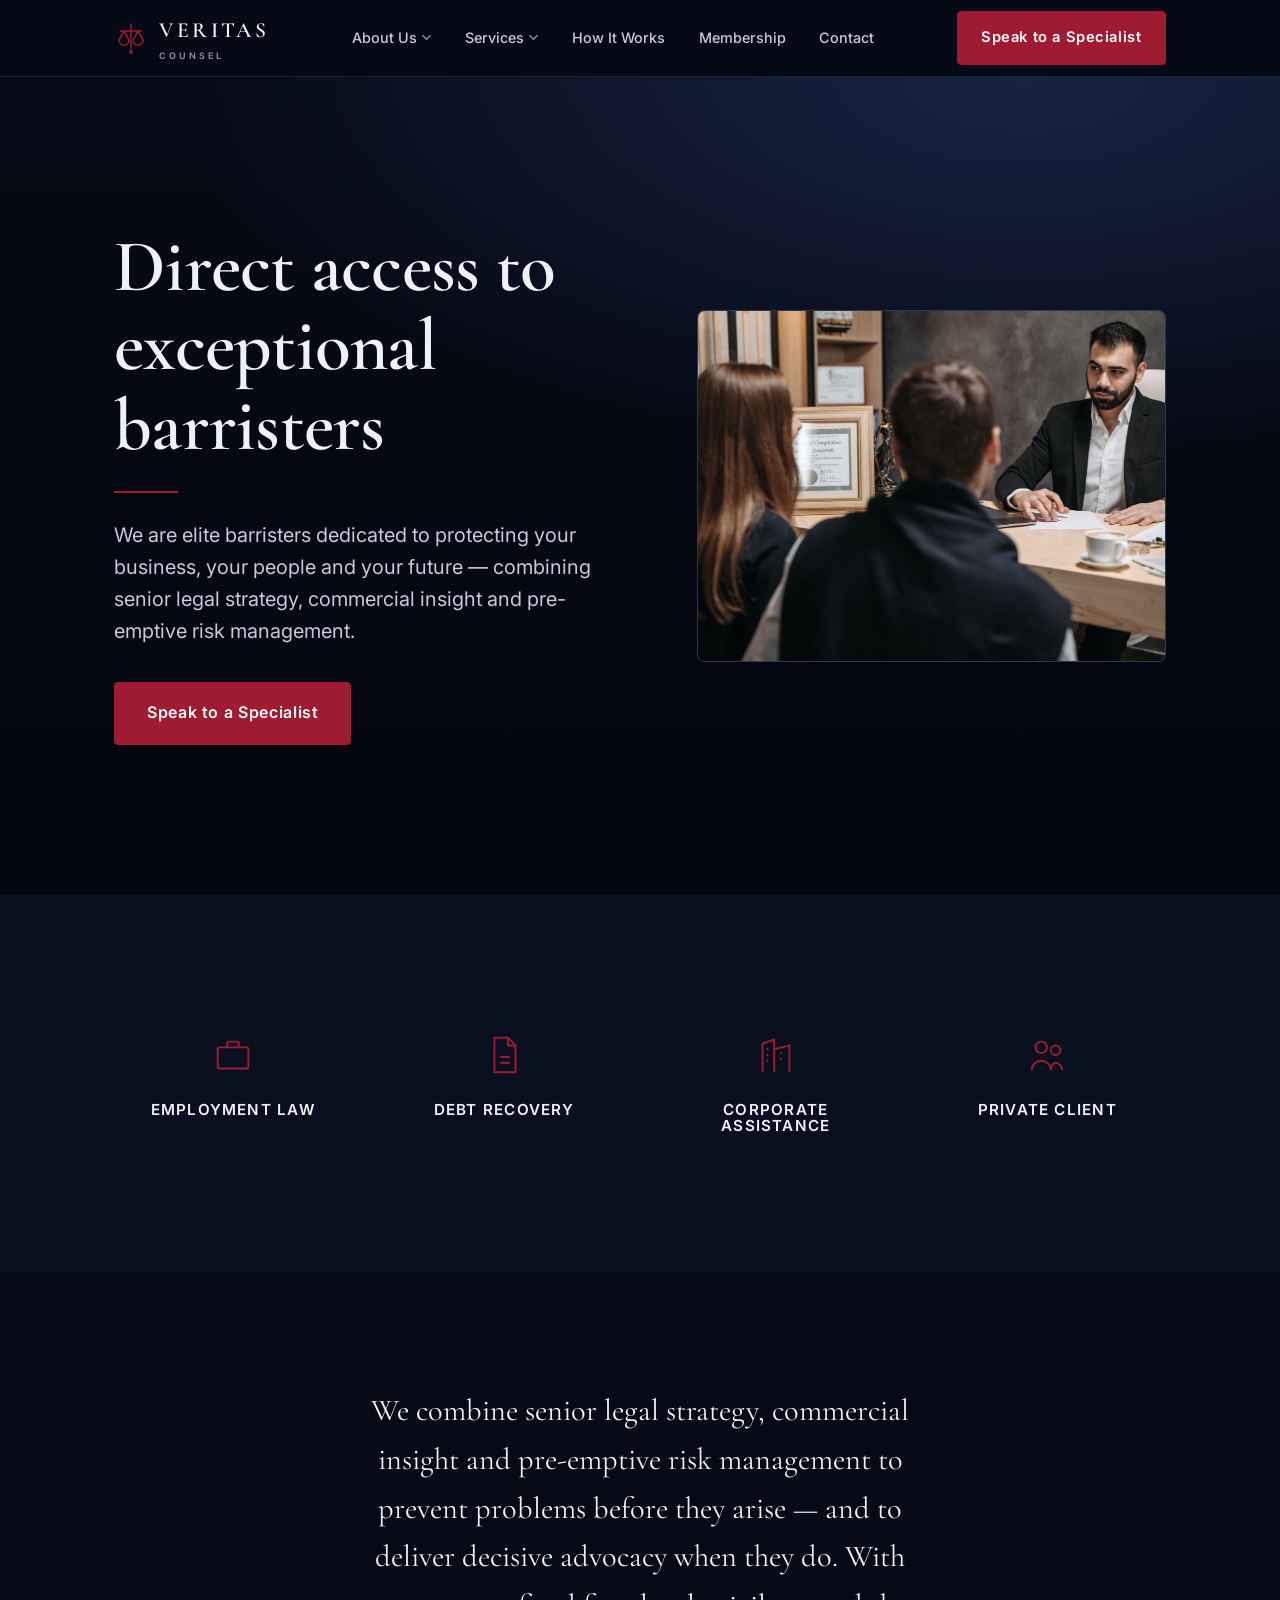
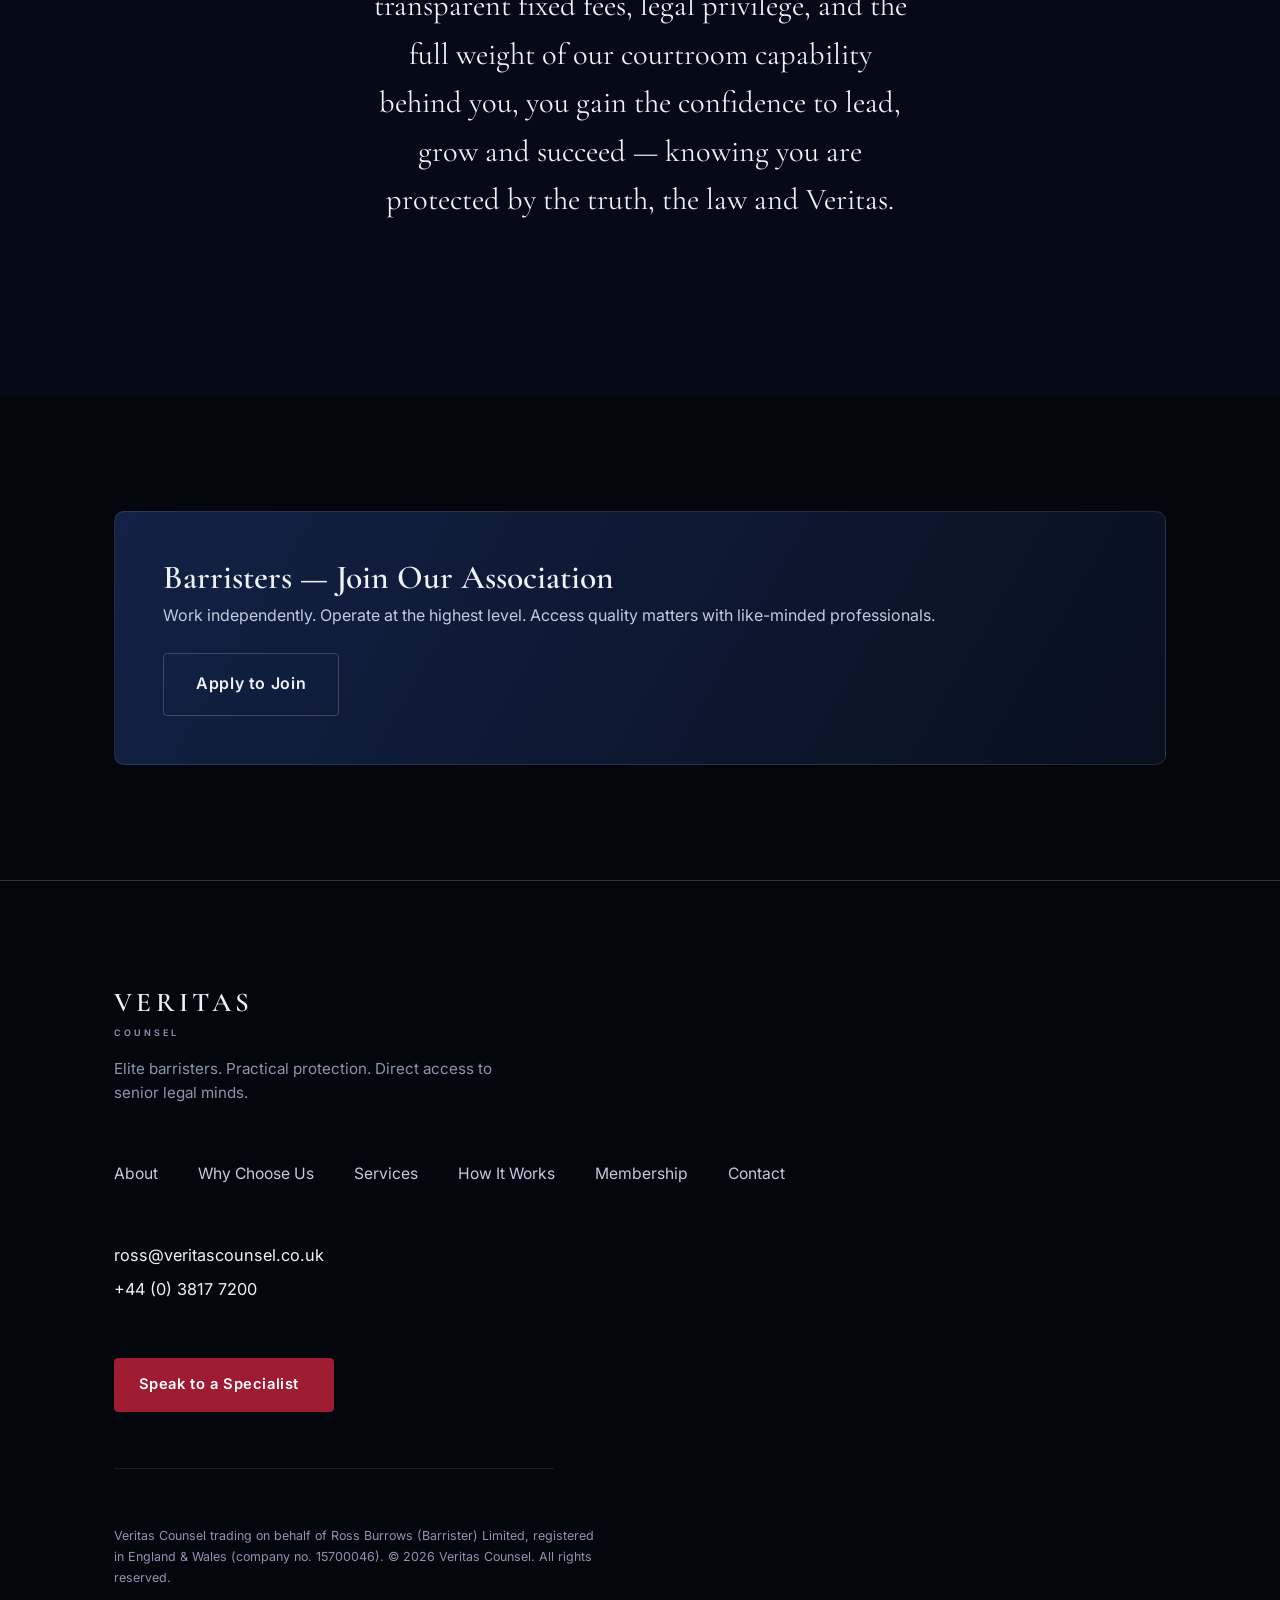
<file: index.html>
<!DOCTYPE html>
<html lang="en-GB">
<head>
  <meta charset="UTF-8" />
  <meta name="viewport" content="width=device-width, initial-scale=1.0" />
  <title>Veritas Counsel — Direct access to exceptional barristers</title>
  <meta name="description" content="Veritas Counsel — elite barristers protecting your business, your people and your future. Direct access, transparent fixed fees, decisive advocacy." />
  <link rel="preconnect" href="https://fonts.googleapis.com" />
  <link rel="preconnect" href="https://fonts.gstatic.com" crossorigin />
  <link href="https://fonts.googleapis.com/css2?family=Cormorant+Garamond:wght@500;600;700&family=Inter:wght@400;500;600&display=swap" rel="stylesheet" />
  <link rel="stylesheet" href="css/styles.css" />
</head>
<body>

  <!-- ===================== HEADER ===================== -->
  <header class="site-header">
    <div class="container">
      <nav class="nav" id="nav">
        <a class="brand" href="index.html" aria-label="Veritas Counsel home">
          <svg class="brand__mark" viewBox="0 0 48 48" fill="none" xmlns="http://www.w3.org/2000/svg" aria-hidden="true">
            <path d="M24 4v40M9 14h30M14 14l-7 13a7 7 0 0014 0L14 14zM34 14l-7 13a7 7 0 0014 0L34 14z" stroke="#9e1b32" stroke-width="2" stroke-linecap="round" stroke-linejoin="round"/>
            <circle cx="24" cy="44" r="2.4" fill="#9e1b32"/>
          </svg>
          <span class="brand__name">VERITAS<small>COUNSEL</small></span>
        </a>

        <button class="nav__toggle" aria-label="Menu" aria-expanded="false">
          <span></span><span></span><span></span>
        </button>

        <ul class="nav__menu">
          <li class="has-dropdown">
            <a class="nav__link" href="about.html">About Us
              <svg class="caret" viewBox="0 0 10 6" fill="none"><path d="M1 1l4 4 4-4" stroke="currentColor" stroke-width="1.5" stroke-linecap="round"/></svg>
            </a>
            <ul class="dropdown">
              <li><a href="about.html">Overview</a></li>
              <li><a href="why-choose-us.html">Why Choose Us</a></li>
              <li><a href="what-we-do.html">What We Do</a></li>
            </ul>
          </li>
          <li class="has-dropdown">
            <a class="nav__link" href="what-we-do.html">Services
              <svg class="caret" viewBox="0 0 10 6" fill="none"><path d="M1 1l4 4 4-4" stroke="currentColor" stroke-width="1.5" stroke-linecap="round"/></svg>
            </a>
            <ul class="dropdown">
              <li><a href="what-we-do.html">Overview</a></li>
              <li><a href="corporate-protection.html">Corporate Protection Programme™</a></li>
              <li><a href="corporate-debt-recovery.html">Corporate Debt Recovery Programme™</a></li>
              <li><a href="lifetime-planning.html">Corporate Lifetime Planning Programme™</a></li>
              <li><a href="what-we-do.html">Corporate Training Programme™</a></li>
            </ul>
          </li>
          <li><a class="nav__link" href="how-it-works.html">How It Works</a></li>
          <li><a class="nav__link" href="membership.html">Membership</a></li>
          <li><a class="nav__link" href="contact.html">Contact</a></li>
        </ul>

        <div class="nav__cta">
          <a class="btn btn--primary nav__speak" data-calendly href="contact.html" aria-label="Speak to a specialist">
            <svg class="nav__speak-icon" viewBox="0 0 24 24" fill="none" stroke="currentColor" stroke-width="2" stroke-linecap="round" stroke-linejoin="round" aria-hidden="true"><path d="M21 11.5a8.38 8.38 0 0 1-8.5 8.5 9.4 9.4 0 0 1-4-.9L3 20l1.4-4.5A8.38 8.38 0 0 1 3.5 11 8.5 8.5 0 0 1 12 2.5a8.38 8.38 0 0 1 8.5 8.5z"/></svg>
            <span class="nav__speak-text">Speak to a Specialist</span>
          </a>
        </div>
      </nav>
    </div>
  </header>

  <!-- ===================== HERO ===================== -->
  <section class="hero hero--split">
    <div class="container">
      <div class="hero__inner">
        <h1>Direct access to exceptional barristers</h1>
        <hr class="rule" />
        <p class="lead">We are elite barristers dedicated to protecting your business, your people and your future — combining senior legal strategy, commercial insight and pre-emptive risk management.</p>
        <a class="btn btn--primary btn--lg" data-calendly href="contact.html">Speak to a Specialist</a>
      </div>
      <img class="img-real" data-ratio="4-3" src="assets/hero-home.jpg" alt="Barristers in consultation" loading="lazy">
    </div>
  </section>

  <!-- ===================== PRACTICE AREAS ===================== -->
  <section class="section section--alt">
    <div class="container">
      <div class="grid grid--4">
        <div class="feature">
          <svg class="feature__icon" viewBox="0 0 48 48" fill="none" stroke="currentColor" stroke-width="2"><rect x="8" y="16" width="32" height="22" rx="2"/><path d="M18 16v-4a2 2 0 012-2h8a2 2 0 012 2v4"/></svg>
          <h3>Employment Law</h3>
        </div>
        <div class="feature">
          <svg class="feature__icon" viewBox="0 0 48 48" fill="none" stroke="currentColor" stroke-width="2"><path d="M14 6h14l8 8v28H14z"/><path d="M28 6v8h8M20 26h10M20 32h10"/></svg>
          <h3>Debt Recovery</h3>
        </div>
        <div class="feature">
          <svg class="feature__icon" viewBox="0 0 48 48" fill="none" stroke="currentColor" stroke-width="2"><path d="M10 42V12l12-4v34M22 42V18l16-4v28M14 18h2M14 24h2M14 30h2M28 22h2M28 28h2"/></svg>
          <h3>Corporate Assistance</h3>
        </div>
        <div class="feature">
          <svg class="feature__icon" viewBox="0 0 48 48" fill="none" stroke="currentColor" stroke-width="2"><circle cx="18" cy="16" r="6"/><circle cx="33" cy="19" r="5"/><path d="M8 40c0-6 5-10 10-10s10 4 10 10M28 40c0-4 2-8 5-8s7 4 7 8"/></svg>
          <h3>Private Client</h3>
        </div>
      </div>
    </div>
  </section>

  <!-- ===================== INTRO ===================== -->
  <section class="section">
    <div class="container section__head center">
      <p class="lead" style="font-family:var(--ff-serif); font-size:clamp(1.3rem,2.6vw,1.9rem); color:var(--text);">
        We combine senior legal strategy, commercial insight and pre-emptive risk management to prevent problems before they arise — and to deliver decisive advocacy when they do. With transparent fixed fees, legal privilege, and the full weight of our courtroom capability behind you, you gain the confidence to lead, grow and succeed — knowing you are protected by the truth, the law and Veritas.
      </p>
    </div>
  </section>

  <!-- ===================== JOIN BAND ===================== -->
  <section class="section section--deep">
    <div class="container">
      <div class="cta-band">
        <div>
          <h2>Barristers — Join Our Association</h2>
          <p>Work independently. Operate at the highest level. Access quality matters with like-minded professionals.</p>
        </div>
        <a class="btn btn--ghost btn--lg" href="membership.html">Apply to Join</a>
      </div>
    </div>
  </section>

  <!-- ===================== FOOTER ===================== -->
  <footer class="site-footer">
    <div class="container footer__inner">
      <div class="footer__brand">
        <span class="brand__name">VERITAS<small>COUNSEL</small></span>
        <p class="footer__tag">Elite barristers. Practical protection. Direct access to senior legal minds.</p>
      </div>

      <nav class="footer__nav" aria-label="Footer">
        <a href="about.html">About</a>
        <a href="why-choose-us.html">Why Choose Us</a>
        <a href="what-we-do.html">Services</a>
        <a href="how-it-works.html">How It Works</a>
        <a href="membership.html">Membership</a>
        <a href="contact.html">Contact</a>
      </nav>

      <div class="footer__contact">
        <a href="mailto:ross@veritascounsel.co.uk">ross@veritascounsel.co.uk</a>
        <a href="tel:+443817200">+44 (0) 3817 7200</a>
      </div>

      <a class="btn btn--primary" data-calendly href="contact.html">Speak to a Specialist</a>

      <hr class="footer__rule" />
      <p class="footer__legal">Veritas Counsel trading on behalf of Ross Burrows (Barrister) Limited, registered in England &amp; Wales (company no. 15700046). &copy; <span id="year">2026</span> Veritas Counsel. All rights reserved.</p>
    </div>
  </footer>

  <script src="js/main.js"></script>
</body>
</html>
</file>
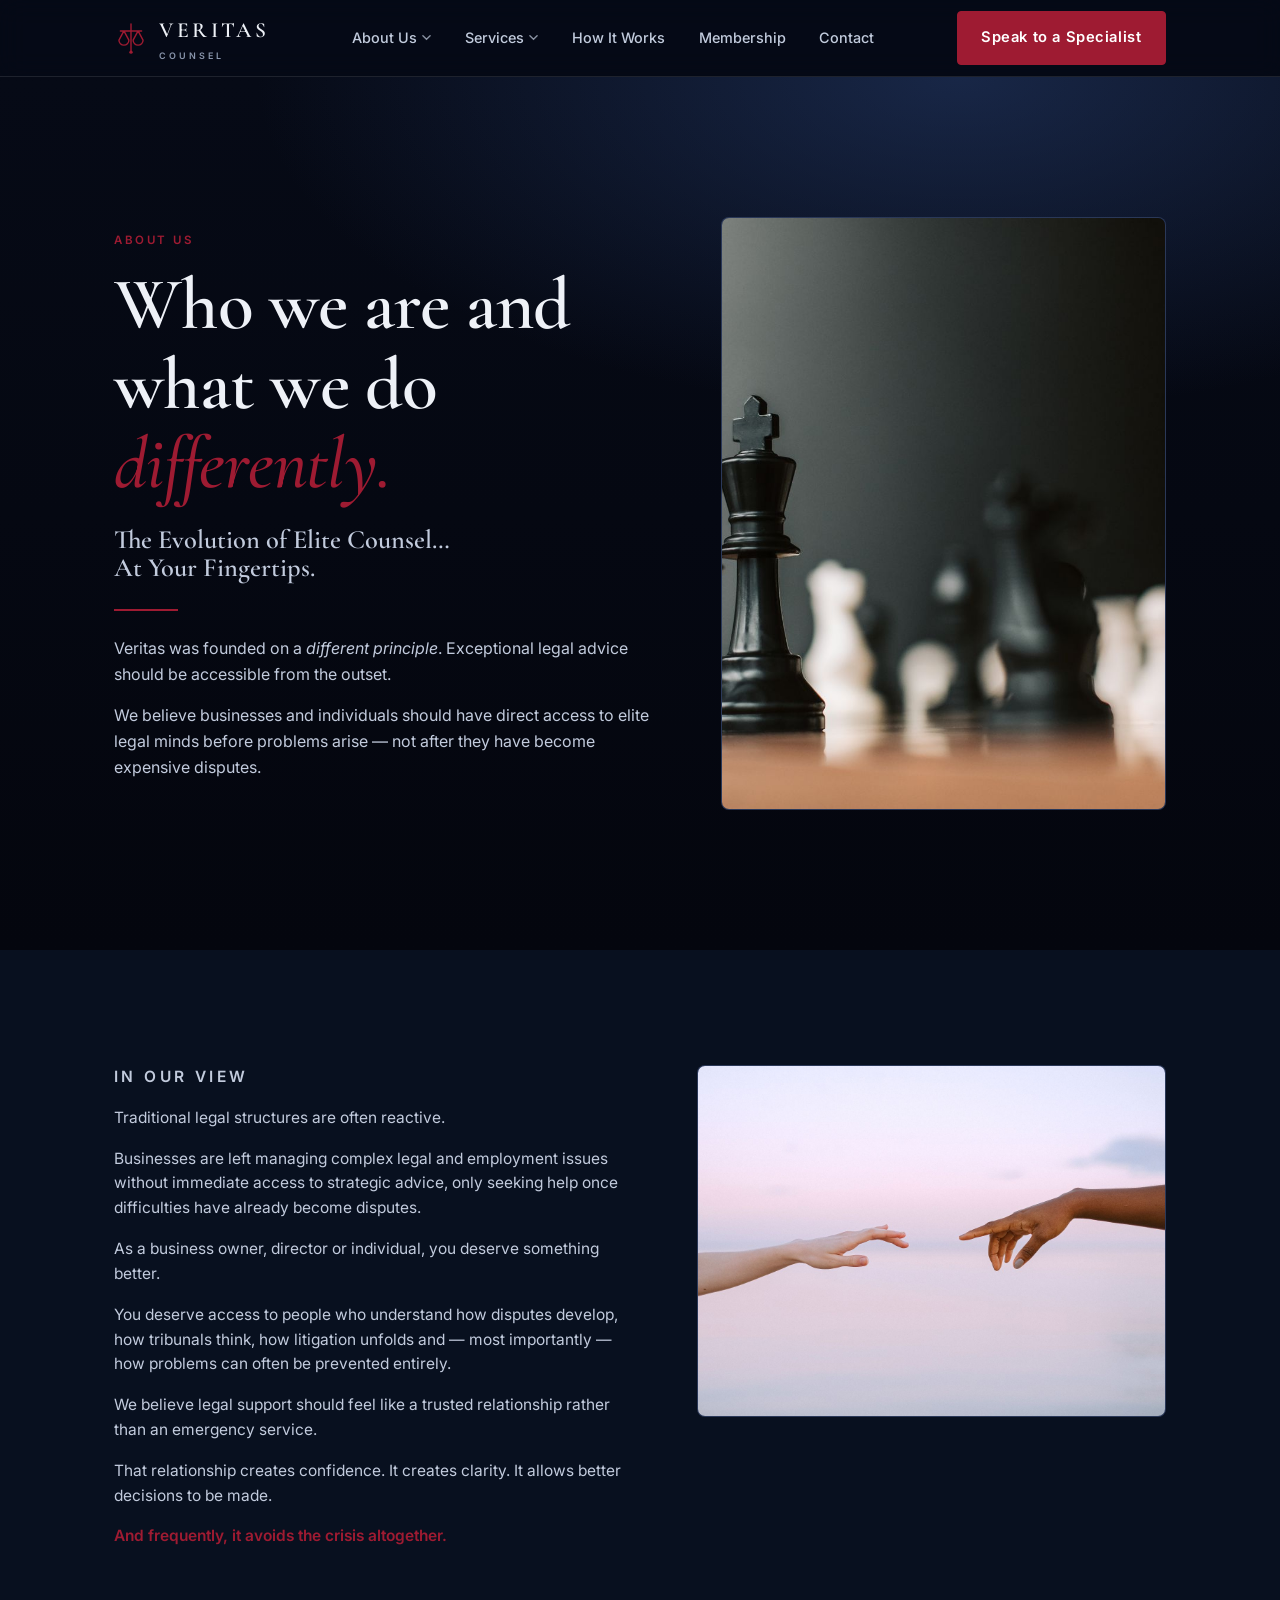
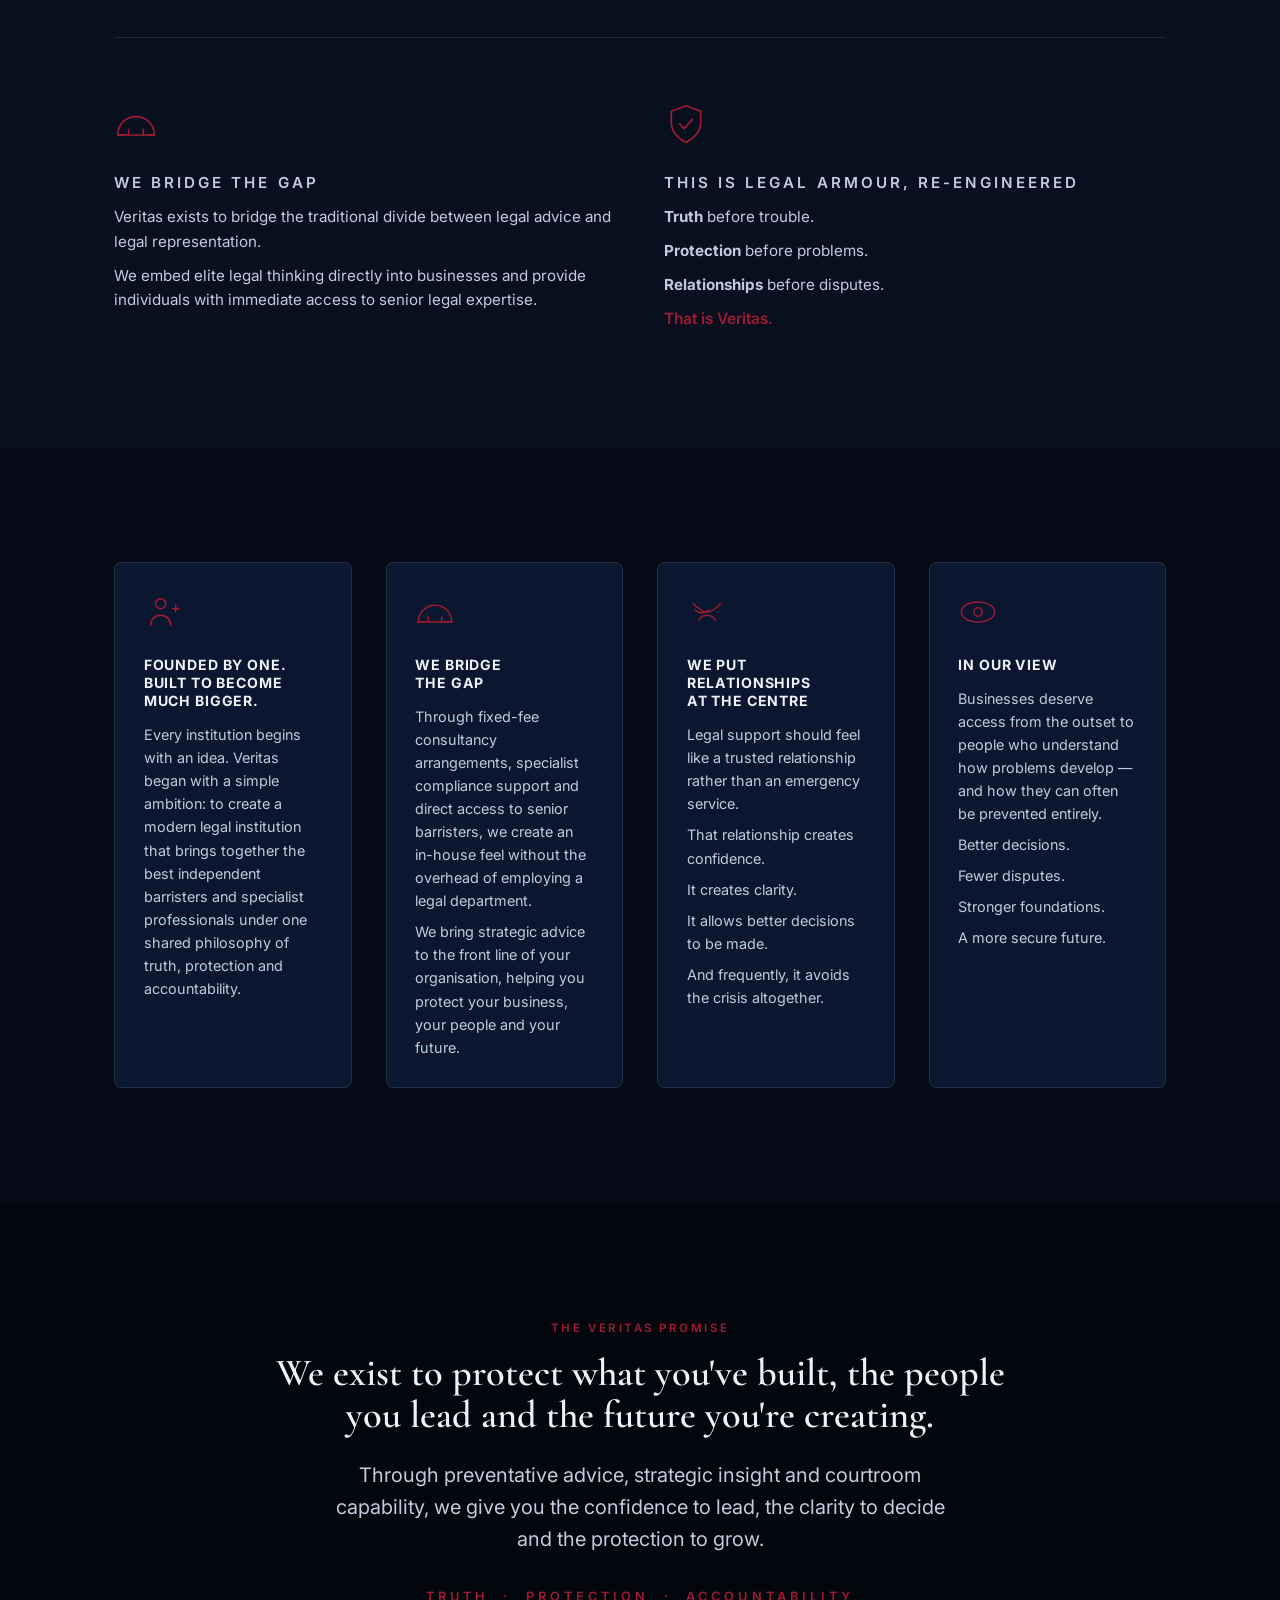
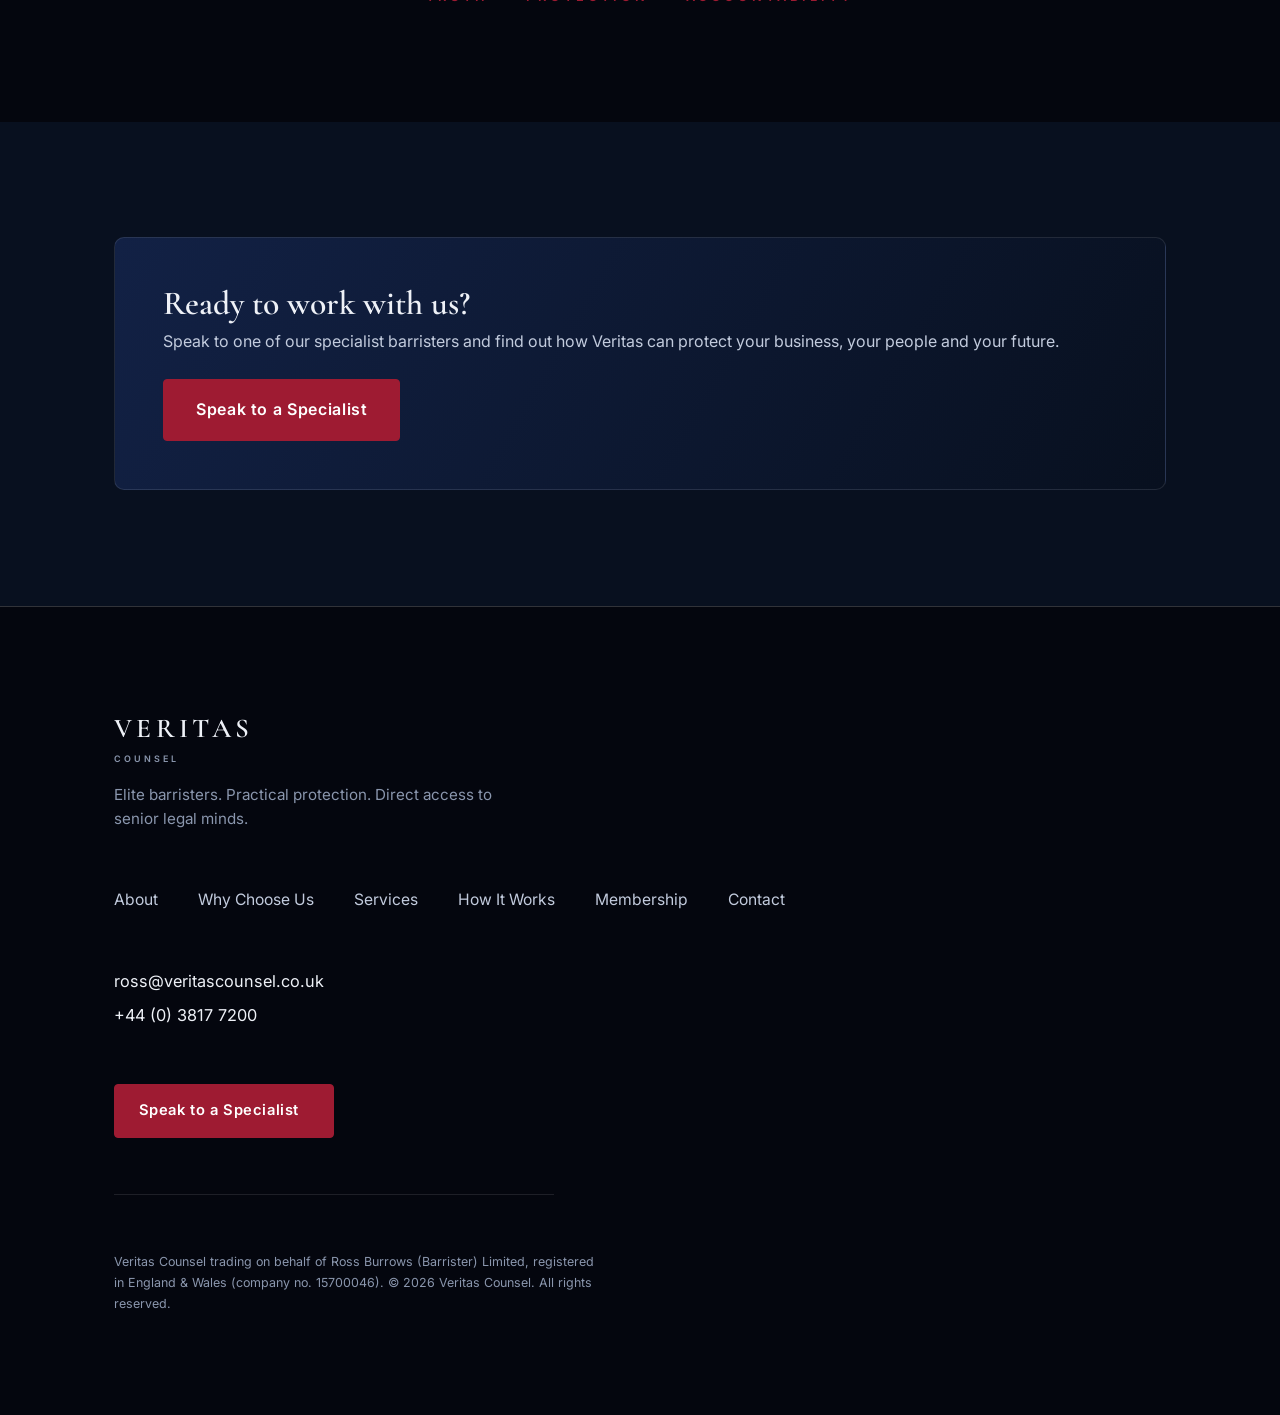
<file: about.html>
<!DOCTYPE html>
<html lang="en-GB">
<head>
  <meta charset="UTF-8" />
  <meta name="viewport" content="width=device-width, initial-scale=1.0" />
  <title>About Us — Veritas Counsel</title>
  <meta name="description" content="Who we are and what we do differently. Veritas Counsel — elite barristers dedicated to protecting your business, your people and your future." />
  <link rel="preconnect" href="https://fonts.googleapis.com" />
  <link rel="preconnect" href="https://fonts.gstatic.com" crossorigin />
  <link href="https://fonts.googleapis.com/css2?family=Cormorant+Garamond:wght@500;600;700&family=Inter:wght@400;500;600&display=swap" rel="stylesheet" />
  <link rel="stylesheet" href="css/styles.css" />

  <style>
    /* ── About page extras ── */

    /* "differently" italic accent in hero h1 */
    .h1-script {
      font-style: italic;
      color: var(--accent);
      font-weight: 500;
    }

    /* Hero override for about page — taller, darker */
    .about-hero {
      background:
        radial-gradient(100% 70% at 75% 0%, rgba(42,67,119,.5), transparent 55%),
        linear-gradient(180deg, var(--navy-900), var(--navy-950));
      padding-block: clamp(64px, 11vw, 140px);
      overflow: hidden;
    }
    .about-hero .container {
      display: grid;
      grid-template-columns: 1.1fr 0.9fr;
      gap: clamp(28px, 5vw, 64px);
      align-items: center;
    }
    .about-hero h2 {
      font-size: clamp(1.25rem, 2.4vw, 1.65rem);
      color: var(--text-soft);
      font-weight: 600;
      margin: 1.4rem 0 1.2rem;
    }

    /* "In Our View" split section */
    .in-our-view {
      display: grid;
      grid-template-columns: 1.05fr 0.95fr;
      gap: clamp(28px, 5vw, 72px);
      align-items: start;
    }
    .in-our-view__text p {
      color: var(--text-soft);
      margin-bottom: 1rem;
      font-size: 0.97rem;
    }
    .in-our-view__text .crisis-line {
      color: var(--accent);
      font-weight: 600;
      font-size: 0.97rem;
    }

    /* Bridge + Armour 2-up panels */
    .pillars {
      display: grid;
      grid-template-columns: 1fr 1fr;
      gap: clamp(24px, 4vw, 48px);
      margin-top: clamp(40px, 6vw, 72px);
      padding-top: clamp(40px, 6vw, 64px);
      border-top: 1px solid var(--line);
    }
    .pillar__label {
      font-family: var(--ff-sans);
      text-transform: uppercase;
      letter-spacing: 0.2em;
      font-size: 0.72rem;
      font-weight: 600;
      color: var(--accent);
      margin: 0 0 0.8rem;
    }
    .pillar__icon {
      width: 44px;
      height: 44px;
      color: var(--accent);
      margin-bottom: 1.1rem;
    }
    .pillar p {
      color: var(--text-soft);
      font-size: 0.95rem;
      margin-bottom: 0.6rem;
    }
    .pillar p:last-child { margin-bottom: 0; }
    .pillar .that-is-veritas {
      color: var(--accent);
      font-weight: 600;
      font-size: 0.97rem;
    }

    /* Feature cards row */
    .about-features .card {
      padding: clamp(1.2rem, 2.5vw, 1.8rem);
    }
    .about-features .card__label {
      font-family: var(--ff-sans);
      text-transform: uppercase;
      letter-spacing: 0.18em;
      font-size: 0.68rem;
      font-weight: 600;
      color: var(--accent);
      margin: 0 0 0.6rem;
    }
    .about-features .card h3 {
      font-family: var(--ff-sans);
      font-size: 0.88rem;
      letter-spacing: 0.06em;
      text-transform: uppercase;
      font-weight: 700;
      line-height: 1.3;
      margin-bottom: 0.8rem;
    }
    .about-features .card p {
      color: var(--text-soft);
      font-size: 0.9rem;
      margin-bottom: 0.5rem;
    }
    .about-features .card p:last-child { margin-bottom: 0; }
    .card__icon-wrap {
      width: 40px;
      height: 40px;
      color: var(--accent);
      margin-bottom: 1rem;
    }

    /* Veritas Promise section */
    .promise-inner {
      max-width: 760px;
      margin-inline: auto;
      text-align: center;
    }
    .promise-inner h2 {
      font-size: clamp(1.7rem, 3.5vw, 2.4rem);
      margin-bottom: 1.4rem;
    }
    .promise-inner .lead {
      max-width: 640px;
      margin-inline: auto;
      margin-bottom: 2rem;
    }
    .promise-tagline {
      font-family: var(--ff-sans);
      text-transform: uppercase;
      letter-spacing: 0.32em;
      font-size: 0.8rem;
      font-weight: 600;
      color: var(--accent);
      margin: 0;
    }

    /* Responsive */
    @media (max-width: 820px) {
      .about-hero .container { grid-template-columns: 1fr; }
      .about-hero .img-ph { order: -1; }
      .in-our-view { grid-template-columns: 1fr; }
      .pillars { grid-template-columns: 1fr; }
    }
    @media (max-width: 560px) {
      .about-features.grid--4 { grid-template-columns: 1fr; }
    }
  </style>
</head>
<body>

  <!-- ===================== HEADER ===================== -->
  <header class="site-header">
    <div class="container">
      <nav class="nav" id="nav">
        <a class="brand" href="index.html" aria-label="Veritas Counsel home">
          <svg class="brand__mark" viewBox="0 0 48 48" fill="none" xmlns="http://www.w3.org/2000/svg" aria-hidden="true">
            <path d="M24 4v40M9 14h30M14 14l-7 13a7 7 0 0014 0L14 14zM34 14l-7 13a7 7 0 0014 0L34 14z" stroke="#9e1b32" stroke-width="2" stroke-linecap="round" stroke-linejoin="round"/>
            <circle cx="24" cy="44" r="2.4" fill="#9e1b32"/>
          </svg>
          <span class="brand__name">VERITAS<small>COUNSEL</small></span>
        </a>

        <button class="nav__toggle" aria-label="Menu" aria-expanded="false">
          <span></span><span></span><span></span>
        </button>

        <ul class="nav__menu">
          <li class="has-dropdown">
            <a class="nav__link" href="about.html">About Us
              <svg class="caret" viewBox="0 0 10 6" fill="none"><path d="M1 1l4 4 4-4" stroke="currentColor" stroke-width="1.5" stroke-linecap="round"/></svg>
            </a>
            <ul class="dropdown">
              <li><a href="about.html">Overview</a></li>
              <li><a href="why-choose-us.html">Why Choose Us</a></li>
              <li><a href="what-we-do.html">What We Do</a></li>
            </ul>
          </li>
          <li class="has-dropdown">
            <a class="nav__link" href="what-we-do.html">Services
              <svg class="caret" viewBox="0 0 10 6" fill="none"><path d="M1 1l4 4 4-4" stroke="currentColor" stroke-width="1.5" stroke-linecap="round"/></svg>
            </a>
            <ul class="dropdown">
              <li><a href="what-we-do.html">Overview</a></li>
              <li><a href="corporate-protection.html">Corporate Protection Programme™</a></li>
              <li><a href="corporate-debt-recovery.html">Corporate Debt Recovery Programme™</a></li>
              <li><a href="lifetime-planning.html">Corporate Lifetime Planning Programme™</a></li>
              <li><a href="what-we-do.html">Corporate Training Programme™</a></li>
            </ul>
          </li>
          <li><a class="nav__link" href="how-it-works.html">How It Works</a></li>
          <li><a class="nav__link" href="membership.html">Membership</a></li>
          <li><a class="nav__link" href="contact.html">Contact</a></li>
        </ul>

        <div class="nav__cta">
          <a class="btn btn--primary nav__speak" data-calendly href="contact.html" aria-label="Speak to a specialist">
            <svg class="nav__speak-icon" viewBox="0 0 24 24" fill="none" stroke="currentColor" stroke-width="2" stroke-linecap="round" stroke-linejoin="round" aria-hidden="true"><path d="M21 11.5a8.38 8.38 0 0 1-8.5 8.5 9.4 9.4 0 0 1-4-.9L3 20l1.4-4.5A8.38 8.38 0 0 1 3.5 11 8.5 8.5 0 0 1 12 2.5a8.38 8.38 0 0 1 8.5 8.5z"/></svg>
            <span class="nav__speak-text">Speak to a Specialist</span>
          </a>
        </div>
      </nav>
    </div>
  </header>

  <!-- ===================== MAIN ===================== -->
  <main>

    <!-- ── HERO ── -->
    <section class="about-hero">
      <div class="container">
        <div class="about-hero__content">
          <p class="eyebrow">About Us</p>
          <h1>Who we are and what we do <em class="h1-script">differently.</em></h1>
          <h2>The Evolution of Elite Counsel…<br>At Your Fingertips.</h2>
          <hr class="rule" />
          <div class="prose">
            <p>Veritas was founded on a <em>different principle</em>. Exceptional legal advice should be accessible from the outset.</p>
            <p>We believe businesses and individuals should have direct access to elite legal minds before problems arise — not after they have become expensive disputes.</p>
          </div>
        </div>
        <img class="img-real" data-ratio="3-4" src="assets/about-chess.jpg" alt="Chess pieces symbolising strategy" loading="lazy">
      </div>
    </section>

    <!-- ── IN OUR VIEW ── -->
    <section class="section section--alt">
      <div class="container">

        <div class="in-our-view">
          <!-- Left: text -->
          <div class="in-our-view__text">
            <p class="eyebrow">In Our View</p>
            <p>Traditional legal structures are often reactive.</p>
            <p>Businesses are left managing complex legal and employment issues without immediate access to strategic advice, only seeking help once difficulties have already become disputes.</p>
            <p>As a business owner, director or individual, you deserve something better.</p>
            <p>You deserve access to people who understand how disputes develop, how tribunals think, how litigation unfolds and — most importantly — how problems can often be prevented entirely.</p>
            <p>We believe legal support should feel like a trusted relationship rather than an emergency service.</p>
            <p>That relationship creates confidence. It creates clarity. It allows better decisions to be made.</p>
            <p class="crisis-line">And frequently, it avoids the crisis altogether.</p>
          </div>

          <!-- Right: image -->
          <img class="img-real" data-ratio="4-3" src="assets/about-partnership.jpg" alt="A helping hand — partnership and support" loading="lazy">
        </div>

        <!-- WE BRIDGE THE GAP + THIS IS LEGAL ARMOUR -->
        <div class="pillars">

          <div class="pillar">
            <!-- Bridge icon -->
            <svg class="pillar__icon" viewBox="0 0 48 48" fill="none" stroke="currentColor" stroke-width="1.8" stroke-linecap="round" stroke-linejoin="round" aria-hidden="true">
              <path d="M4 36c0-11 8-20 20-20s20 9 20 20"/>
              <path d="M4 36h8M36 36h8M16 36v-6M32 36v-6"/>
              <line x1="4" y1="36" x2="44" y2="36"/>
            </svg>
            <p class="pillar__label">We Bridge the Gap</p>
            <p>Veritas exists to bridge the traditional divide between legal advice and legal representation.</p>
            <p>We embed elite legal thinking directly into businesses and provide individuals with immediate access to senior legal expertise.</p>
          </div>

          <div class="pillar">
            <!-- Shield icon -->
            <svg class="pillar__icon" viewBox="0 0 48 48" fill="none" stroke="currentColor" stroke-width="1.8" stroke-linecap="round" stroke-linejoin="round" aria-hidden="true">
              <path d="M24 4l16 6v12c0 10-7 18-16 22C15 40 8 32 8 22V10L24 4z"/>
              <polyline points="17 24 22 29 31 19"/>
            </svg>
            <p class="pillar__label">This Is Legal Armour, Re-engineered</p>
            <p><strong>Truth</strong> before trouble.</p>
            <p><strong>Protection</strong> before problems.</p>
            <p><strong>Relationships</strong> before disputes.</p>
            <p class="that-is-veritas">That is Veritas.</p>
          </div>

        </div>
      </div>
    </section>

    <!-- ── FOUR PILLARS / FEATURE CARDS ── -->
    <section class="section">
      <div class="container">
        <div class="grid grid--4 about-features">

          <!-- Card 1 -->
          <div class="card">
            <svg class="card__icon-wrap" viewBox="0 0 48 48" fill="none" stroke="currentColor" stroke-width="1.8" stroke-linecap="round" stroke-linejoin="round" aria-hidden="true">
              <circle cx="20" cy="14" r="6"/>
              <path d="M8 40c0-7 5-12 12-12s12 5 12 12"/>
              <path d="M34 20h8M38 16v8"/>
            </svg>
            <h3>Founded by One.<br>Built to Become<br>Much Bigger.</h3>
            <p>Every institution begins with an idea. Veritas began with a simple ambition: to create a modern legal institution that brings together the best independent barristers and specialist professionals under one shared philosophy of truth, protection and accountability.</p>
          </div>

          <!-- Card 2 -->
          <div class="card">
            <svg class="card__icon-wrap" viewBox="0 0 48 48" fill="none" stroke="currentColor" stroke-width="1.8" stroke-linecap="round" stroke-linejoin="round" aria-hidden="true">
              <path d="M4 36c0-11 8-20 20-20s20 9 20 20"/>
              <path d="M4 36h8M36 36h8M16 36v-6M32 36v-6"/>
              <line x1="4" y1="36" x2="44" y2="36"/>
            </svg>
            <h3>We Bridge<br>the Gap</h3>
            <p>Through fixed-fee consultancy arrangements, specialist compliance support and direct access to senior barristers, we create an in-house feel without the overhead of employing a legal department.</p>
            <p>We bring strategic advice to the front line of your organisation, helping you protect your business, your people and your future.</p>
          </div>

          <!-- Card 3 -->
          <div class="card">
            <svg class="card__icon-wrap" viewBox="0 0 48 48" fill="none" stroke="currentColor" stroke-width="1.8" stroke-linecap="round" stroke-linejoin="round" aria-hidden="true">
              <path d="M14 34s2-6 10-6 10 6 10 6"/>
              <path d="M10 22c2 2 5 3 8 3s6-1 8-3"/>
              <path d="M8 14c4 6 12 10 16 10S36 20 40 14"/>
            </svg>
            <h3>We Put Relationships<br>at the Centre</h3>
            <p>Legal support should feel like a trusted relationship rather than an emergency service.</p>
            <p>That relationship creates confidence.</p>
            <p>It creates clarity.</p>
            <p>It allows better decisions to be made.</p>
            <p>And frequently, it avoids the crisis altogether.</p>
          </div>

          <!-- Card 4 -->
          <div class="card">
            <svg class="card__icon-wrap" viewBox="0 0 48 48" fill="none" stroke="currentColor" stroke-width="1.8" stroke-linecap="round" stroke-linejoin="round" aria-hidden="true">
              <ellipse cx="24" cy="24" rx="20" ry="12"/>
              <circle cx="24" cy="24" r="5"/>
            </svg>
            <h3>In Our View</h3>
            <p>Businesses deserve access from the outset to people who understand how problems develop — and how they can often be prevented entirely.</p>
            <p>Better decisions.</p>
            <p>Fewer disputes.</p>
            <p>Stronger foundations.</p>
            <p>A more secure future.</p>
          </div>

        </div>
      </div>
    </section>

    <!-- ── THE VERITAS PROMISE ── -->
    <section class="section section--deep">
      <div class="container">
        <div class="promise-inner">
          <p class="eyebrow">The Veritas Promise</p>
          <h2>We exist to protect what you've built, the people you lead and the future you're creating.</h2>
          <p class="lead">Through preventative advice, strategic insight and courtroom capability, we give you the confidence to lead, the clarity to decide and the protection to grow.</p>
          <p class="promise-tagline">Truth &nbsp;·&nbsp; Protection &nbsp;·&nbsp; Accountability</p>
        </div>
      </div>
    </section>

    <!-- ── CTA BAND ── -->
    <section class="section section--alt">
      <div class="container">
        <div class="cta-band">
          <div>
            <h2>Ready to work with us?</h2>
            <p>Speak to one of our specialist barristers and find out how Veritas can protect your business, your people and your future.</p>
          </div>
          <a class="btn btn--primary btn--lg" data-calendly href="contact.html">Speak to a Specialist</a>
        </div>
      </div>
    </section>

  </main>

  <!-- ===================== FOOTER ===================== -->
  <footer class="site-footer">
    <div class="container footer__inner">
      <div class="footer__brand">
        <span class="brand__name">VERITAS<small>COUNSEL</small></span>
        <p class="footer__tag">Elite barristers. Practical protection. Direct access to senior legal minds.</p>
      </div>

      <nav class="footer__nav" aria-label="Footer">
        <a href="about.html">About</a>
        <a href="why-choose-us.html">Why Choose Us</a>
        <a href="what-we-do.html">Services</a>
        <a href="how-it-works.html">How It Works</a>
        <a href="membership.html">Membership</a>
        <a href="contact.html">Contact</a>
      </nav>

      <div class="footer__contact">
        <a href="mailto:ross@veritascounsel.co.uk">ross@veritascounsel.co.uk</a>
        <a href="tel:+443817200">+44 (0) 3817 7200</a>
      </div>

      <a class="btn btn--primary" data-calendly href="contact.html">Speak to a Specialist</a>

      <hr class="footer__rule" />
      <p class="footer__legal">Veritas Counsel trading on behalf of Ross Burrows (Barrister) Limited, registered in England &amp; Wales (company no. 15700046). &copy; <span id="year">2026</span> Veritas Counsel. All rights reserved.</p>
    </div>
  </footer>

  <script src="js/main.js"></script>
</body>
</html>
</file>
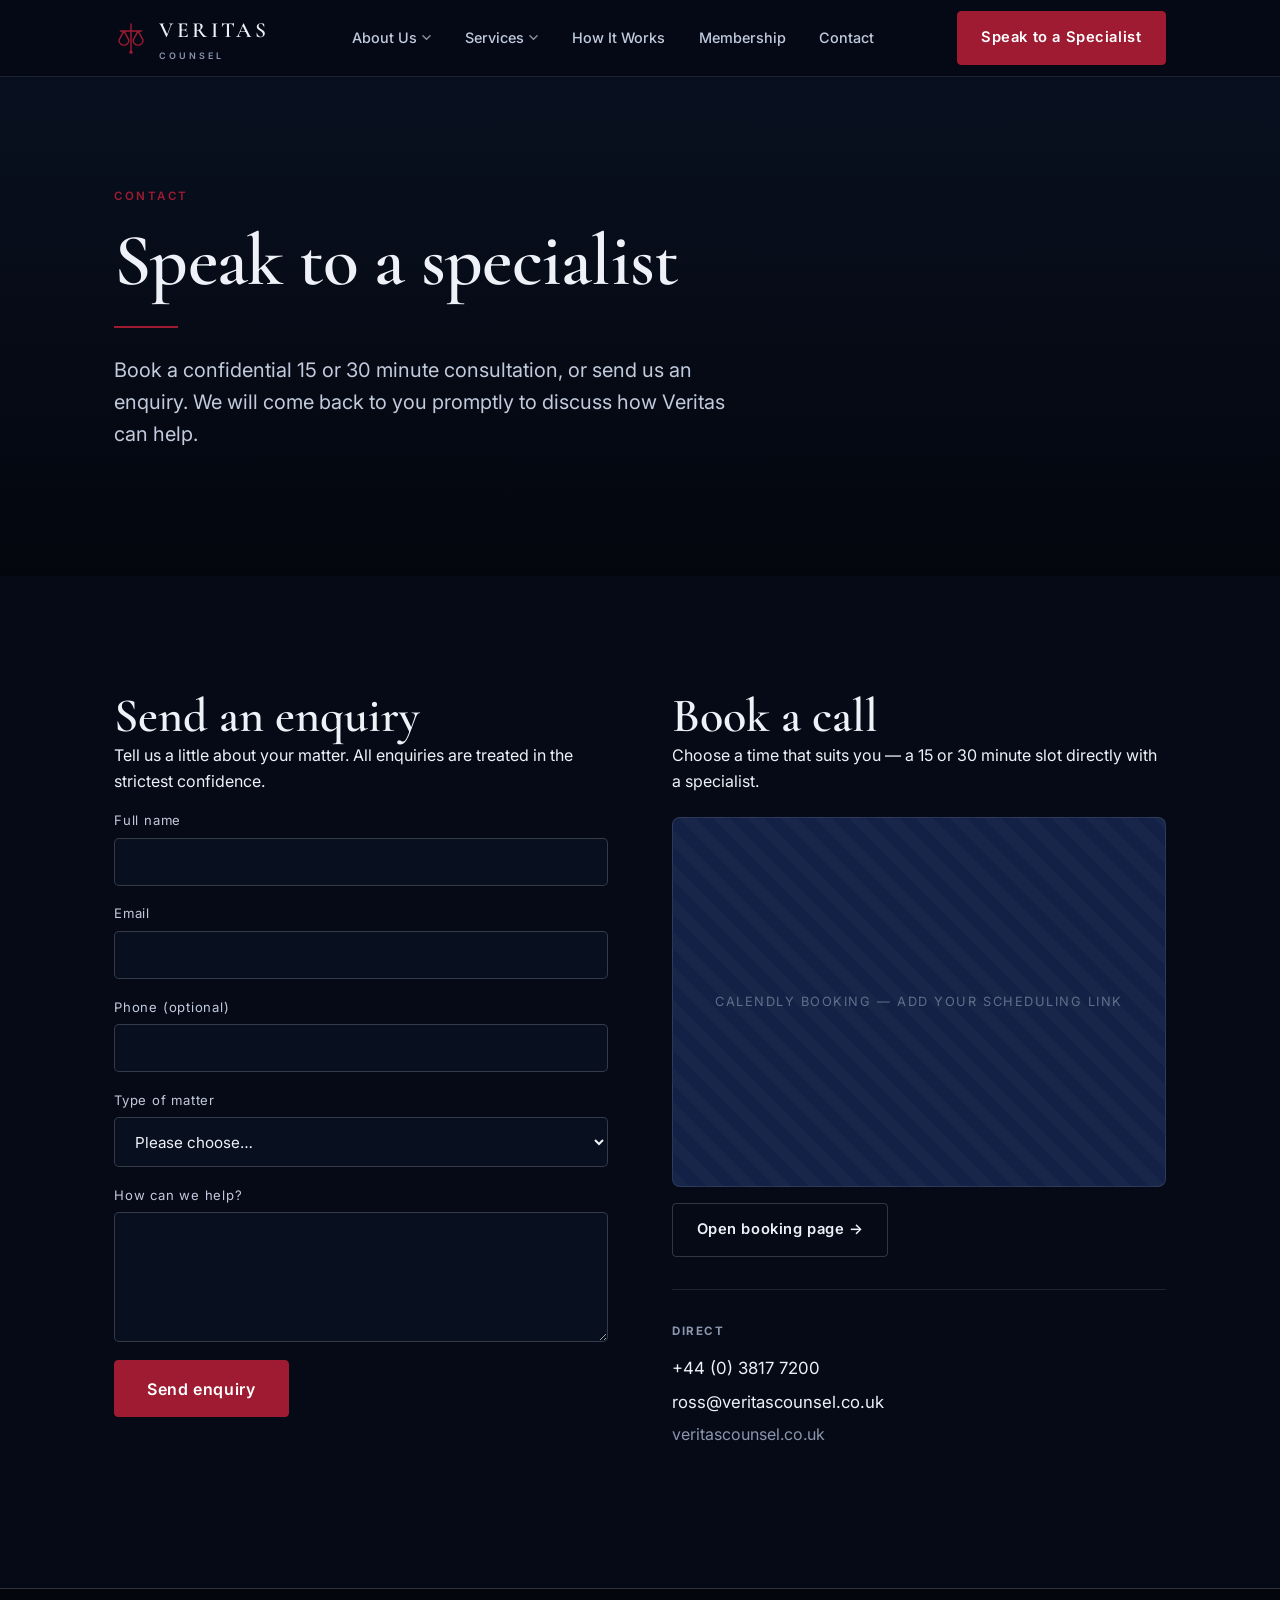
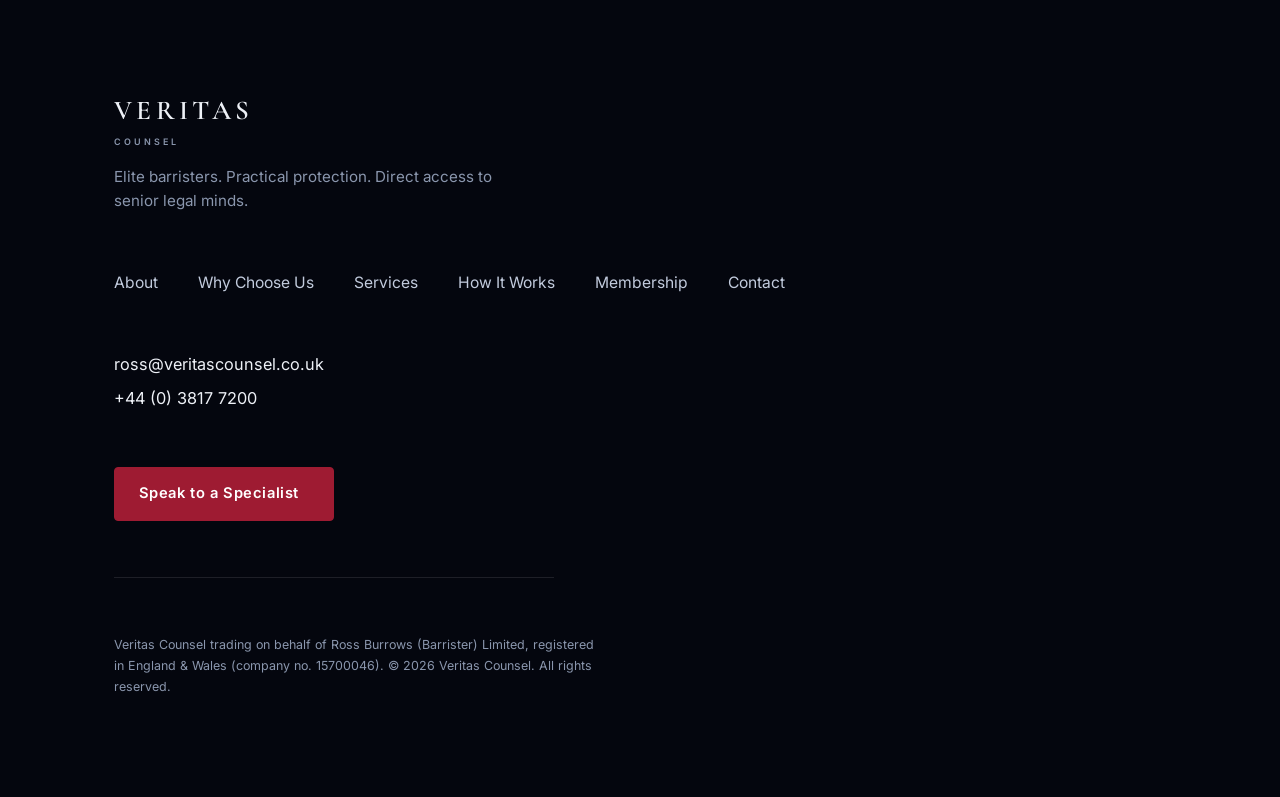
<file: contact.html>
<!DOCTYPE html>
<html lang="en-GB">
<head>
  <meta charset="UTF-8" />
  <meta name="viewport" content="width=device-width, initial-scale=1.0" />
  <title>Contact — Veritas Counsel</title>
  <meta name="description" content="Speak to a Veritas Counsel specialist. Book a 15 or 30 minute consultation, or send us a confidential enquiry." />
  <link rel="preconnect" href="https://fonts.googleapis.com" />
  <link rel="preconnect" href="https://fonts.gstatic.com" crossorigin />
  <link href="https://fonts.googleapis.com/css2?family=Cormorant+Garamond:wght@500;600;700&family=Inter:wght@400;500;600&display=swap" rel="stylesheet" />
  <link rel="stylesheet" href="css/styles.css" />
  <style>
    .contact-grid { display: grid; grid-template-columns: 1fr 1fr; gap: clamp(28px, 5vw, 64px); align-items: start; }
    .field { display: grid; gap: 0.4rem; margin-bottom: 1.1rem; }
    .field label { font-size: 0.82rem; letter-spacing: 0.06em; color: var(--text-soft); }
    .field input, .field select, .field textarea {
      width: 100%; padding: 0.85rem 1rem; border-radius: 5px;
      background: var(--navy-850); border: 1px solid var(--line-strong); color: var(--text);
      font-family: var(--ff-sans); font-size: 0.95rem;
    }
    .field input:focus, .field select:focus, .field textarea:focus { outline: none; border-color: var(--crimson); }
    .field textarea { min-height: 130px; resize: vertical; }
    .contact-detail { display: grid; gap: 0.4rem; margin-bottom: 1.6rem; }
    .contact-detail a { color: var(--text); font-size: 1.05rem; }
    .contact-detail a:hover { color: var(--accent); }
    .calendly-slot { margin-top: 1.4rem; }
    @media (max-width: 820px) { .contact-grid { grid-template-columns: 1fr; } }
  </style>
</head>
<body>

  <!-- ===================== HEADER ===================== -->
  <header class="site-header">
    <div class="container">
      <nav class="nav" id="nav">
        <a class="brand" href="index.html" aria-label="Veritas Counsel home">
          <svg class="brand__mark" viewBox="0 0 48 48" fill="none" xmlns="http://www.w3.org/2000/svg" aria-hidden="true">
            <path d="M24 4v40M9 14h30M14 14l-7 13a7 7 0 0014 0L14 14zM34 14l-7 13a7 7 0 0014 0L34 14z" stroke="#9e1b32" stroke-width="2" stroke-linecap="round" stroke-linejoin="round"/>
            <circle cx="24" cy="44" r="2.4" fill="#9e1b32"/>
          </svg>
          <span class="brand__name">VERITAS<small>COUNSEL</small></span>
        </a>

        <button class="nav__toggle" aria-label="Menu" aria-expanded="false">
          <span></span><span></span><span></span>
        </button>

        <ul class="nav__menu">
          <li class="has-dropdown">
            <a class="nav__link" href="about.html">About Us
              <svg class="caret" viewBox="0 0 10 6" fill="none"><path d="M1 1l4 4 4-4" stroke="currentColor" stroke-width="1.5" stroke-linecap="round"/></svg>
            </a>
            <ul class="dropdown">
              <li><a href="about.html">Overview</a></li>
              <li><a href="why-choose-us.html">Why Choose Us</a></li>
              <li><a href="what-we-do.html">What We Do</a></li>
            </ul>
          </li>
          <li class="has-dropdown">
            <a class="nav__link" href="what-we-do.html">Services
              <svg class="caret" viewBox="0 0 10 6" fill="none"><path d="M1 1l4 4 4-4" stroke="currentColor" stroke-width="1.5" stroke-linecap="round"/></svg>
            </a>
            <ul class="dropdown">
              <li><a href="what-we-do.html">Overview</a></li>
              <li><a href="corporate-protection.html">Corporate Protection Programme™</a></li>
              <li><a href="corporate-debt-recovery.html">Corporate Debt Recovery Programme™</a></li>
              <li><a href="lifetime-planning.html">Corporate Lifetime Planning Programme™</a></li>
              <li><a href="what-we-do.html">Corporate Training Programme™</a></li>
            </ul>
          </li>
          <li><a class="nav__link" href="how-it-works.html">How It Works</a></li>
          <li><a class="nav__link" href="membership.html">Membership</a></li>
          <li><a class="nav__link" href="contact.html">Contact</a></li>
        </ul>

        <div class="nav__cta">
          <a class="btn btn--primary nav__speak" data-calendly href="contact.html" aria-label="Speak to a specialist">
            <svg class="nav__speak-icon" viewBox="0 0 24 24" fill="none" stroke="currentColor" stroke-width="2" stroke-linecap="round" stroke-linejoin="round" aria-hidden="true"><path d="M21 11.5a8.38 8.38 0 0 1-8.5 8.5 9.4 9.4 0 0 1-4-.9L3 20l1.4-4.5A8.38 8.38 0 0 1 3.5 11 8.5 8.5 0 0 1 12 2.5a8.38 8.38 0 0 1 8.5 8.5z"/></svg>
            <span class="nav__speak-text">Speak to a Specialist</span>
          </a>
        </div>
      </nav>
    </div>
  </header>

  <!-- ===================== PAGE HERO ===================== -->
  <section class="page-hero">
    <div class="container">
      <p class="eyebrow">Contact</p>
      <h1>Speak to a specialist</h1>
      <hr class="rule" />
      <p class="lead">Book a confidential 15 or 30 minute consultation, or send us an enquiry. We will come back to you promptly to discuss how Veritas can help.</p>
    </div>
  </section>

  <!-- ===================== CONTACT ===================== -->
  <section class="section">
    <div class="container contact-grid">

      <!-- Left: enquiry form -->
      <div>
        <h2>Send an enquiry</h2>
        <p class="prose">Tell us a little about your matter. All enquiries are treated in the strictest confidence.</p>
        <!-- NOTE: set the form `action` to your endpoint (e.g. Formspree/Netlify Forms) before go-live. -->
        <form id="enquiry" method="POST" action="#" novalidate>
          <div class="field">
            <label for="name">Full name</label>
            <input id="name" name="name" type="text" autocomplete="name" required />
          </div>
          <div class="field">
            <label for="email">Email</label>
            <input id="email" name="email" type="email" autocomplete="email" required />
          </div>
          <div class="field">
            <label for="phone">Phone (optional)</label>
            <input id="phone" name="phone" type="tel" autocomplete="tel" />
          </div>
          <div class="field">
            <label for="matter">Type of matter</label>
            <select id="matter" name="matter">
              <option value="">Please choose…</option>
              <option>Employment Law</option>
              <option>Debt Recovery</option>
              <option>Corporate Assistance</option>
              <option>Private Client</option>
              <option>Corporate Protection Programme™</option>
              <option>Lifetime Planning Programme™</option>
              <option>Membership enquiry</option>
              <option>Other</option>
            </select>
          </div>
          <div class="field">
            <label for="message">How can we help?</label>
            <textarea id="message" name="message"></textarea>
          </div>
          <button class="btn btn--primary btn--lg" type="submit">Send enquiry</button>
        </form>
      </div>

      <!-- Right: direct contact + booking -->
      <div>
        <h2>Book a call</h2>
        <p class="prose">Choose a time that suits you — a 15 or 30 minute slot directly with a specialist.</p>

        <div class="calendly-slot">
          <!-- Calendly inline embed renders here once CALENDLY_URL is set in js/main.js -->
          <div id="calendly-embed" class="img-ph" data-ratio="4-3" data-label="Calendly booking — add your scheduling link"></div>
          <p style="margin-top:1rem;"><a class="btn btn--ghost" data-calendly href="#">Open booking page →</a></p>
        </div>

        <hr style="border:0;border-top:1px solid var(--line); margin:2rem 0;" />

        <h4 style="font-family:var(--ff-sans);text-transform:uppercase;letter-spacing:.14em;font-size:.72rem;color:var(--text-mute);">Direct</h4>
        <div class="contact-detail">
          <a href="tel:+443817200">+44 (0) 3817 7200</a>
          <a href="mailto:ross@veritascounsel.co.uk">ross@veritascounsel.co.uk</a>
          <span style="color:var(--text-mute);">veritascounsel.co.uk</span>
        </div>
      </div>

    </div>
  </section>

  <!-- ===================== FOOTER ===================== -->
  <footer class="site-footer">
    <div class="container footer__inner">
      <div class="footer__brand">
        <span class="brand__name">VERITAS<small>COUNSEL</small></span>
        <p class="footer__tag">Elite barristers. Practical protection. Direct access to senior legal minds.</p>
      </div>

      <nav class="footer__nav" aria-label="Footer">
        <a href="about.html">About</a>
        <a href="why-choose-us.html">Why Choose Us</a>
        <a href="what-we-do.html">Services</a>
        <a href="how-it-works.html">How It Works</a>
        <a href="membership.html">Membership</a>
        <a href="contact.html">Contact</a>
      </nav>

      <div class="footer__contact">
        <a href="mailto:ross@veritascounsel.co.uk">ross@veritascounsel.co.uk</a>
        <a href="tel:+443817200">+44 (0) 3817 7200</a>
      </div>

      <a class="btn btn--primary" data-calendly href="contact.html">Speak to a Specialist</a>

      <hr class="footer__rule" />
      <p class="footer__legal">Veritas Counsel trading on behalf of Ross Burrows (Barrister) Limited, registered in England &amp; Wales (company no. 15700046). &copy; <span id="year">2026</span> Veritas Counsel. All rights reserved.</p>
    </div>
  </footer>

  <script src="js/main.js"></script>
</body>
</html>
</file>
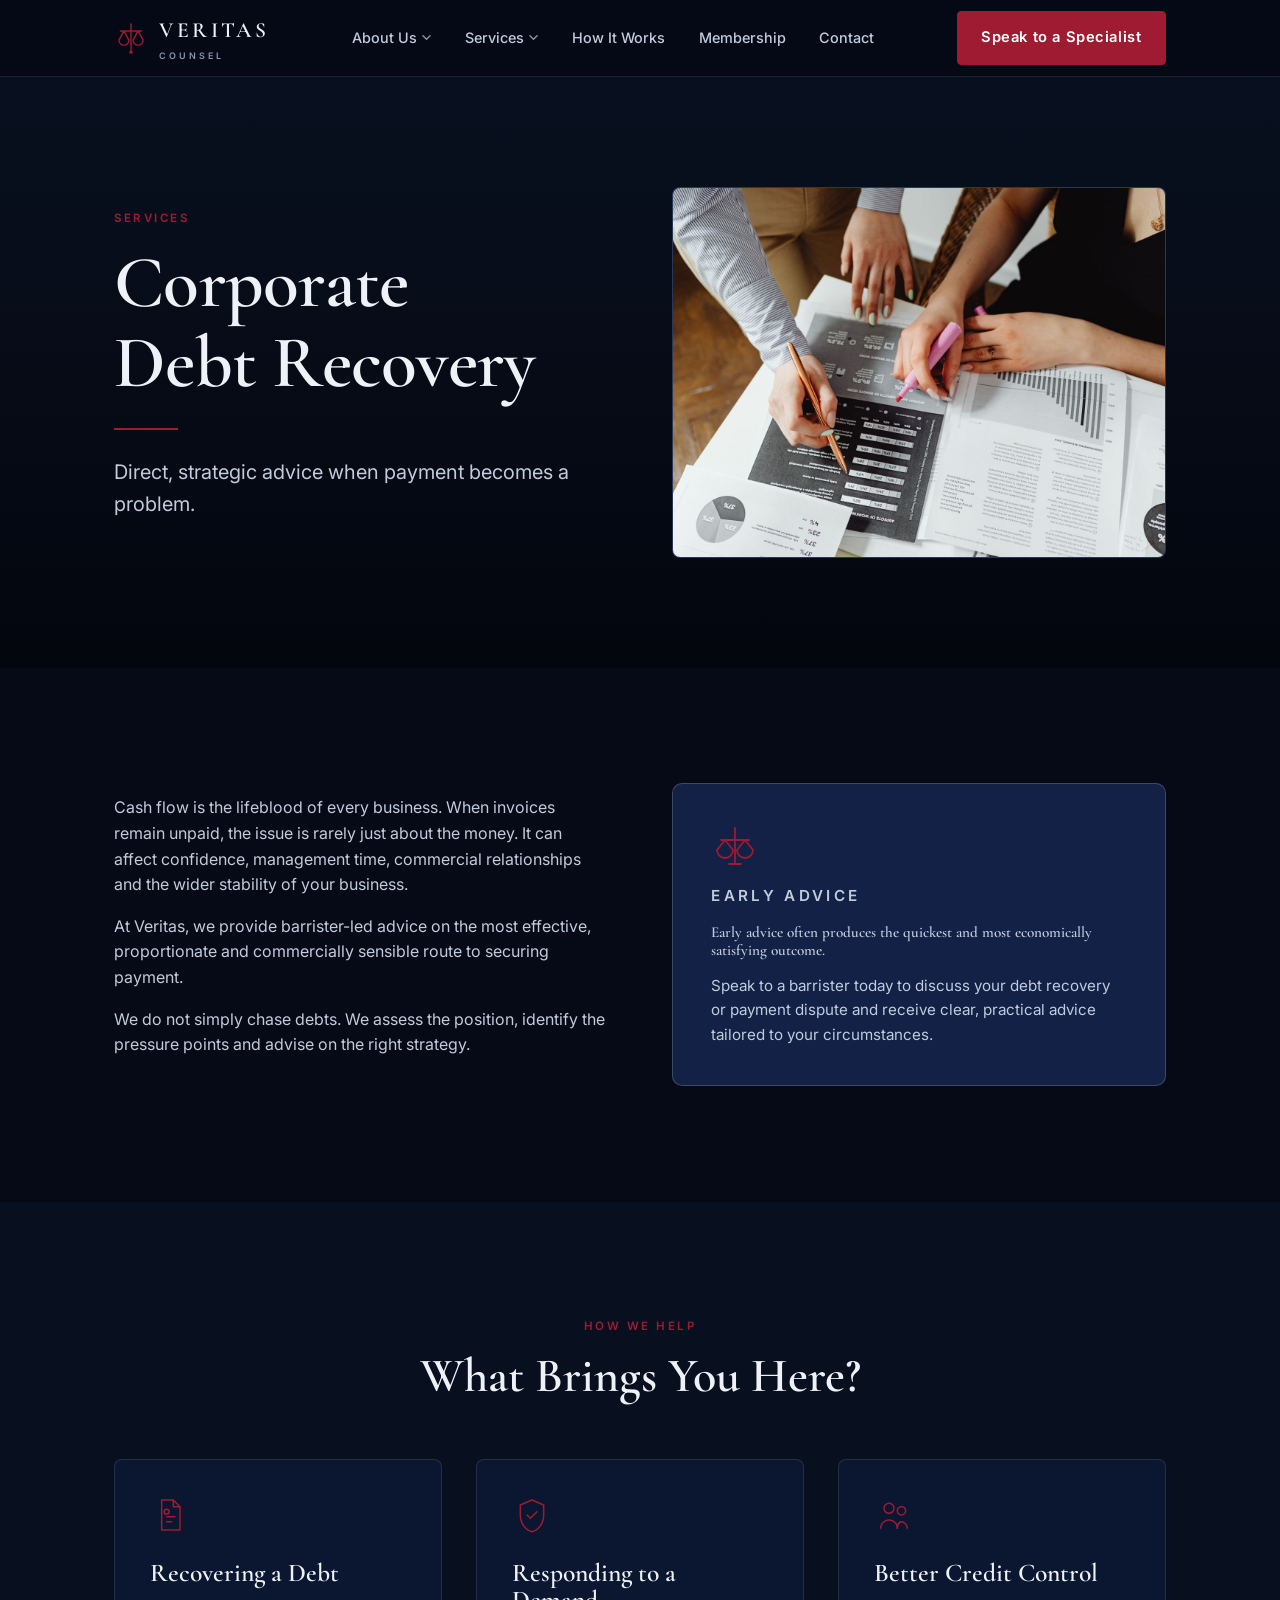
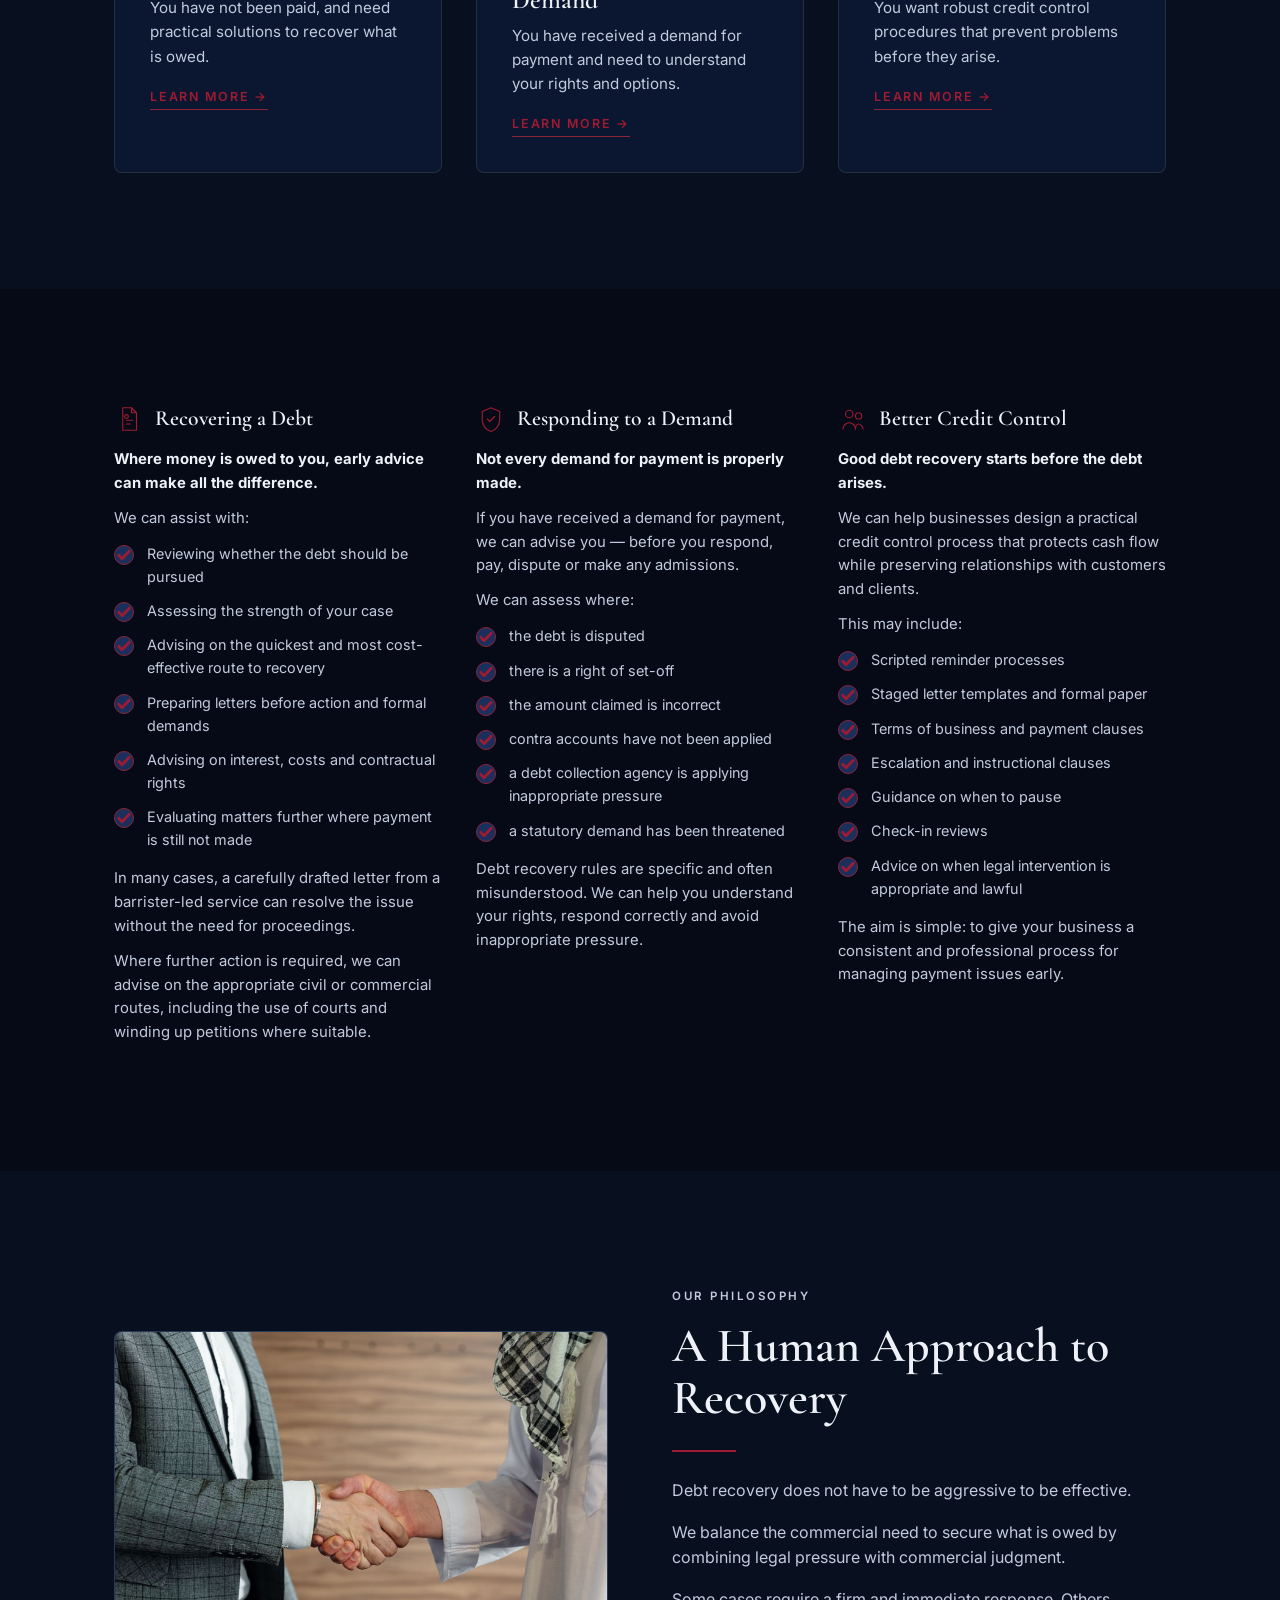
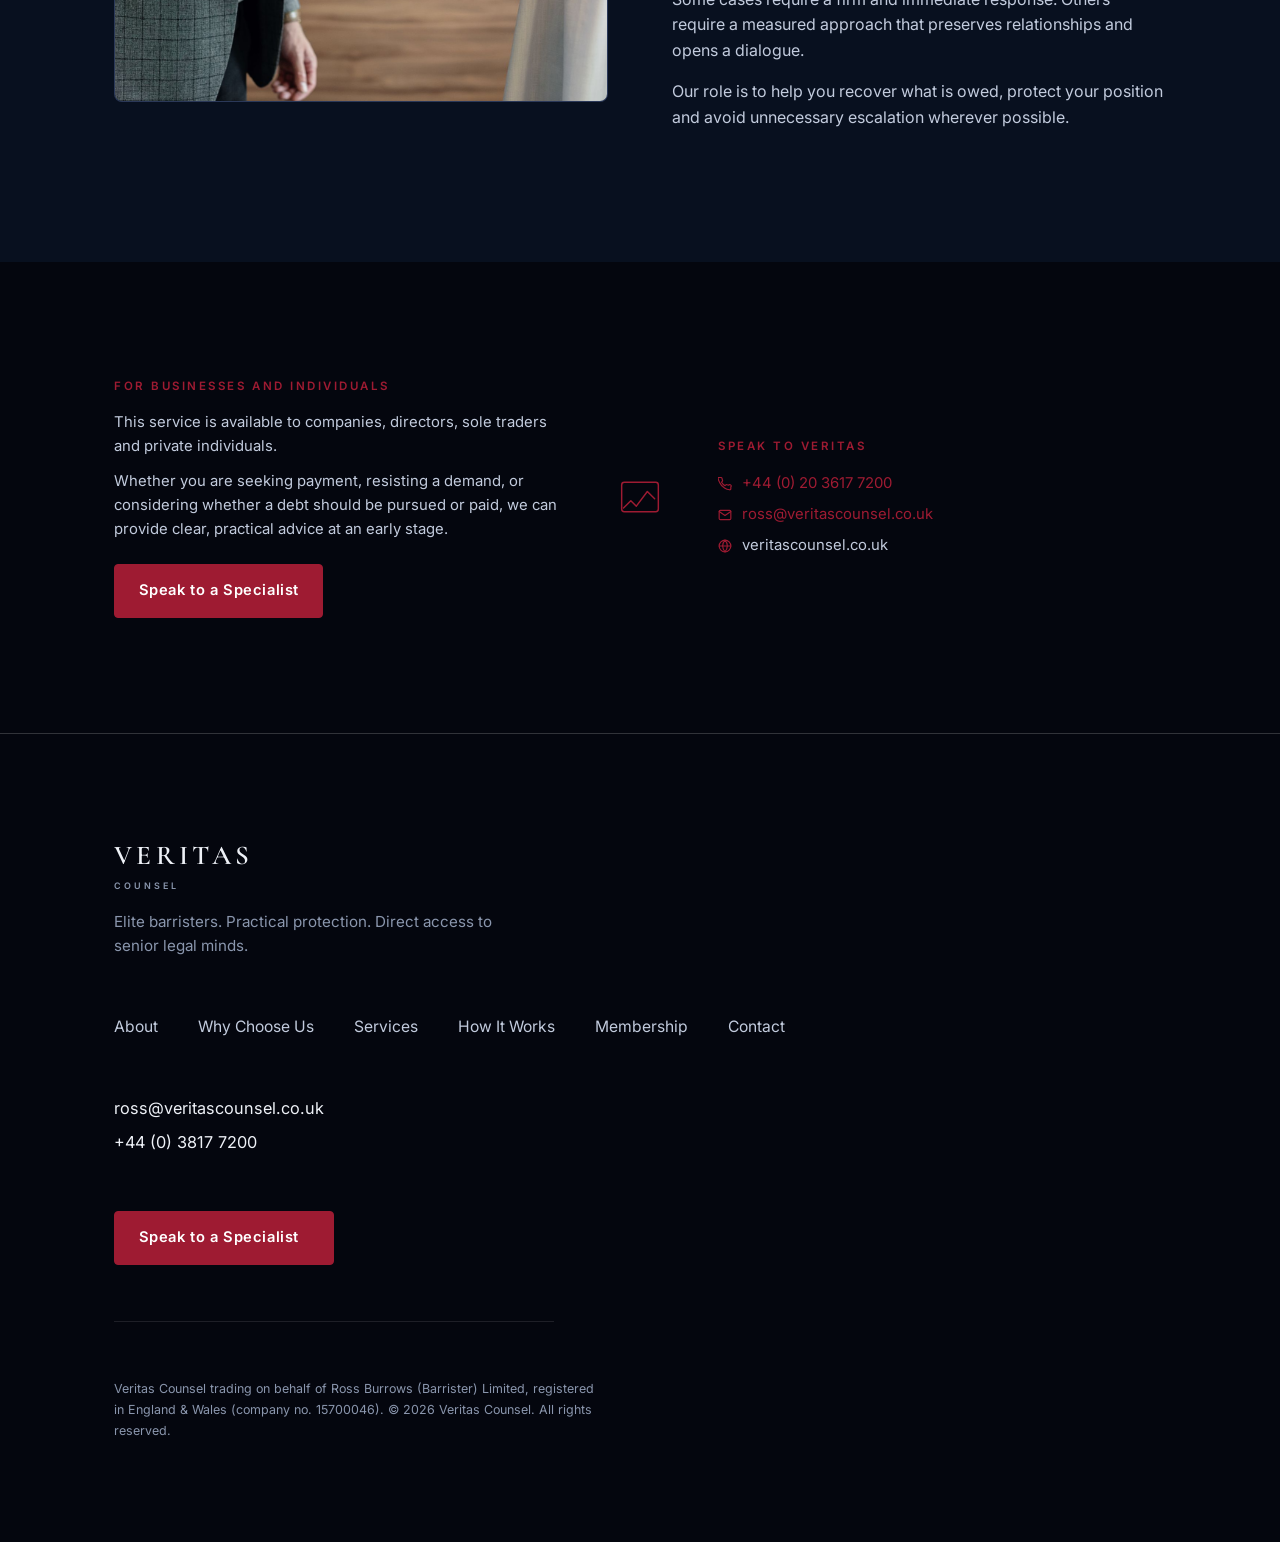
<file: corporate-debt-recovery.html>
<!DOCTYPE html>
<html lang="en-GB">
<head>
  <meta charset="UTF-8" />
  <meta name="viewport" content="width=device-width, initial-scale=1.0" />
  <title>Corporate Debt Recovery — Veritas Counsel</title>
  <meta name="description" content="Barrister-led corporate debt recovery advice — recovering debts, responding to demands and improving credit control. Direct, strategic advice when payment becomes a problem." />
  <link rel="preconnect" href="https://fonts.googleapis.com" />
  <link rel="preconnect" href="https://fonts.gstatic.com" crossorigin />
  <link href="https://fonts.googleapis.com/css2?family=Cormorant+Garamond:wght@500;600;700&family=Inter:wght@400;500;600&display=swap" rel="stylesheet" />
  <link rel="stylesheet" href="css/styles.css" />
  <style>
    /* ---- page-specific helpers (CSS variables only, no colour overrides) ---- */
    .callout {
      background: var(--navy-700);
      border: 1px solid var(--line-strong);
      border-radius: 10px;
      padding: clamp(1.6rem, 3vw, 2.4rem);
      display: flex;
      flex-direction: column;
      gap: 0.9rem;
      align-self: start;
    }
    .callout__icon {
      width: 48px;
      height: 48px;
      color: var(--accent);
    }
    .callout__headline {
      font-family: var(--ff-serif);
      font-size: clamp(1.2rem, 2.2vw, 1.55rem);
      font-weight: 600;
      line-height: 1.2;
      color: var(--text);
      margin: 0;
    }
    .callout p { color: var(--text-soft); margin: 0; font-size: 0.95rem; }

    .learn-more {
      display: inline-flex;
      align-items: center;
      gap: 0.4em;
      margin-top: 1.1rem;
      font-size: 0.78rem;
      font-weight: 600;
      letter-spacing: 0.14em;
      text-transform: uppercase;
      color: var(--accent);
      border-bottom: 1px solid var(--accent-soft);
      padding-bottom: 2px;
      transition: color .2s ease, border-color .2s ease;
    }
    .learn-more:hover { color: #fff; border-color: rgba(255,255,255,.4); }

    .detail-col { display: flex; flex-direction: column; gap: 0; }
    .detail-col__head {
      display: flex;
      align-items: center;
      gap: 0.7rem;
      margin-bottom: 0.9rem;
    }
    .detail-col__head svg { width: 30px; height: 30px; color: var(--accent); flex: none; }
    .detail-col__head h3 { margin: 0; font-size: clamp(1.1rem, 1.9vw, 1.35rem); }
    .detail-col p { color: var(--text-soft); font-size: 0.93rem; margin-bottom: 0.7rem; }
    .detail-col .checklist { margin-bottom: 1rem; }
    .detail-col .checklist li { font-size: 0.9rem; }

    .contact-strip {
      display: grid;
      grid-template-columns: 1fr 60px 1fr;
      gap: clamp(1.4rem, 4vw, 3rem);
      align-items: center;
    }
    .contact-strip__divider {
      display: flex;
      flex-direction: column;
      align-items: center;
      justify-content: center;
      gap: 0.4rem;
      color: var(--accent);
    }
    .contact-strip__divider svg { width: 44px; height: 44px; }
    .contact-details { list-style: none; margin: 0.8rem 0 0; padding: 0; display: grid; gap: 0.45rem; }
    .contact-details li { color: var(--text-soft); font-size: 0.93rem; }
    .contact-details a { color: var(--accent); transition: color .2s ease; }
    .contact-details a:hover { color: #fff; }

    @media (max-width: 820px) {
      .contact-strip { grid-template-columns: 1fr; }
      .contact-strip__divider { display: none; }
    }
  </style>
</head>
<body>

  <!-- ===================== HEADER ===================== -->
  <header class="site-header">
    <div class="container">
      <nav class="nav" id="nav">
        <a class="brand" href="index.html" aria-label="Veritas Counsel home">
          <svg class="brand__mark" viewBox="0 0 48 48" fill="none" xmlns="http://www.w3.org/2000/svg" aria-hidden="true">
            <path d="M24 4v40M9 14h30M14 14l-7 13a7 7 0 0014 0L14 14zM34 14l-7 13a7 7 0 0014 0L34 14z" stroke="#9e1b32" stroke-width="2" stroke-linecap="round" stroke-linejoin="round"/>
            <circle cx="24" cy="44" r="2.4" fill="#9e1b32"/>
          </svg>
          <span class="brand__name">VERITAS<small>COUNSEL</small></span>
        </a>

        <button class="nav__toggle" aria-label="Menu" aria-expanded="false">
          <span></span><span></span><span></span>
        </button>

        <ul class="nav__menu">
          <li class="has-dropdown">
            <a class="nav__link" href="about.html">About Us
              <svg class="caret" viewBox="0 0 10 6" fill="none"><path d="M1 1l4 4 4-4" stroke="currentColor" stroke-width="1.5" stroke-linecap="round"/></svg>
            </a>
            <ul class="dropdown">
              <li><a href="about.html">Overview</a></li>
              <li><a href="why-choose-us.html">Why Choose Us</a></li>
              <li><a href="what-we-do.html">What We Do</a></li>
            </ul>
          </li>
          <li class="has-dropdown">
            <a class="nav__link" href="what-we-do.html">Services
              <svg class="caret" viewBox="0 0 10 6" fill="none"><path d="M1 1l4 4 4-4" stroke="currentColor" stroke-width="1.5" stroke-linecap="round"/></svg>
            </a>
            <ul class="dropdown">
              <li><a href="what-we-do.html">Overview</a></li>
              <li><a href="corporate-protection.html">Corporate Protection Programme™</a></li>
              <li><a href="corporate-debt-recovery.html">Corporate Debt Recovery Programme™</a></li>
              <li><a href="lifetime-planning.html">Corporate Lifetime Planning Programme™</a></li>
              <li><a href="what-we-do.html">Corporate Training Programme™</a></li>
            </ul>
          </li>
          <li><a class="nav__link" href="how-it-works.html">How It Works</a></li>
          <li><a class="nav__link" href="membership.html">Membership</a></li>
          <li><a class="nav__link" href="contact.html">Contact</a></li>
        </ul>

        <div class="nav__cta">
          <a class="btn btn--primary nav__speak" data-calendly href="contact.html" aria-label="Speak to a specialist">
            <svg class="nav__speak-icon" viewBox="0 0 24 24" fill="none" stroke="currentColor" stroke-width="2" stroke-linecap="round" stroke-linejoin="round" aria-hidden="true"><path d="M21 11.5a8.38 8.38 0 0 1-8.5 8.5 9.4 9.4 0 0 1-4-.9L3 20l1.4-4.5A8.38 8.38 0 0 1 3.5 11 8.5 8.5 0 0 1 12 2.5a8.38 8.38 0 0 1 8.5 8.5z"/></svg>
            <span class="nav__speak-text">Speak to a Specialist</span>
          </a>
        </div>
      </nav>
    </div>
  </header>

  <!-- ===================== PAGE HERO ===================== -->
  <section class="page-hero">
    <div class="container">
      <div class="split">
        <div class="hero__inner">
          <p class="eyebrow">Services</p>
          <h1>Corporate<br>Debt Recovery</h1>
          <hr class="rule" />
          <p class="lead">Direct, strategic advice when payment becomes a problem.</p>
        </div>
        <img class="img-real" data-ratio="4-3" src="assets/debt-documents.jpg" alt="Financial documents and laptop" loading="lazy">
      </div>
    </div>
  </section>

  <!-- ===================== INTRO + EARLY ADVICE CALLOUT ===================== -->
  <section class="section">
    <div class="container">
      <div class="split">

        <div class="prose">
          <p>Cash flow is the lifeblood of every business. When invoices remain unpaid, the issue is rarely just about the money. It can affect confidence, management time, commercial relationships and the wider stability of your business.</p>
          <p>At Veritas, we provide barrister-led advice on the most effective, proportionate and commercially sensible route to securing payment.</p>
          <p>We do not simply chase debts. We assess the position, identify the pressure points and advise on the right strategy.</p>
        </div>

        <div class="callout">
          <svg class="callout__icon" viewBox="0 0 48 48" fill="none" stroke="currentColor" stroke-width="1.8" stroke-linecap="round" stroke-linejoin="round" aria-hidden="true">
            <path d="M24 6v36"/>
            <path d="M10 18h28"/>
            <path d="M14 18l-8 10a8 8 0 0016 0L14 18z"/>
            <path d="M34 18l-8 10a8 8 0 0016 0L34 18z"/>
            <path d="M18 42h12"/>
          </svg>
          <p class="eyebrow" style="margin:0;">Early Advice</p>
          <p class="callout__headline">Early advice often produces the quickest and most economically satisfying outcome.</p>
          <p>Speak to a barrister today to discuss your debt recovery or payment dispute and receive clear, practical advice tailored to your circumstances.</p>
        </div>

      </div>
    </div>
  </section>

  <!-- ===================== THREE CARDS ===================== -->
  <section class="section section--alt">
    <div class="container">
      <div class="section__head center">
        <p class="eyebrow">How We Help</p>
        <h2>What Brings You Here?</h2>
      </div>
      <div class="grid grid--3">

        <div class="card">
          <svg class="card__icon" viewBox="0 0 48 48" fill="none" stroke="currentColor" stroke-width="1.8" stroke-linecap="round" stroke-linejoin="round" aria-hidden="true">
            <path d="M14 6h14l8 8v28H14z"/>
            <path d="M28 6v8h8"/>
            <path d="M20 26h10M20 32h6"/>
            <circle cx="20" cy="20" r="3"/>
          </svg>
          <h3>Recovering a Debt</h3>
          <p>You have not been paid, and need practical solutions to recover what is owed.</p>
          <a class="learn-more" href="#recovering-a-debt">Learn more &#8594;</a>
        </div>

        <div class="card">
          <svg class="card__icon" viewBox="0 0 48 48" fill="none" stroke="currentColor" stroke-width="1.8" stroke-linecap="round" stroke-linejoin="round" aria-hidden="true">
            <path d="M24 6l14 6v12c0 10-6 18-14 20C16 42 10 34 10 24V12l14-6z"/>
            <path d="M18 24l4 4 8-8"/>
          </svg>
          <h3>Responding to a Demand</h3>
          <p>You have received a demand for payment and need to understand your rights and options.</p>
          <a class="learn-more" href="#responding-to-a-demand">Learn more &#8594;</a>
        </div>

        <div class="card">
          <svg class="card__icon" viewBox="0 0 48 48" fill="none" stroke="currentColor" stroke-width="1.8" stroke-linecap="round" stroke-linejoin="round" aria-hidden="true">
            <circle cx="18" cy="16" r="6"/>
            <circle cx="33" cy="19" r="5"/>
            <path d="M8 40c0-6 5-10 10-10s10 4 10 10"/>
            <path d="M28 40c0-4 2-8 5-8s7 4 7 8"/>
          </svg>
          <h3>Better Credit Control</h3>
          <p>You want robust credit control procedures that prevent problems before they arise.</p>
          <a class="learn-more" href="#better-credit-control">Learn more &#8594;</a>
        </div>

      </div>
    </div>
  </section>

  <!-- ===================== EXPANDED DETAIL SECTIONS ===================== -->
  <section class="section">
    <div class="container">
      <div class="grid grid--3">

        <!-- Recovering a Debt -->
        <div class="detail-col" id="recovering-a-debt">
          <div class="detail-col__head">
            <svg viewBox="0 0 48 48" fill="none" stroke="currentColor" stroke-width="1.8" stroke-linecap="round" stroke-linejoin="round" aria-hidden="true">
              <path d="M14 6h14l8 8v28H14z"/>
              <path d="M28 6v8h8"/>
              <path d="M20 26h10M20 32h6"/>
              <circle cx="20" cy="20" r="3"/>
            </svg>
            <h3>Recovering a Debt</h3>
          </div>
          <p><strong style="color:var(--text);">Where money is owed to you, early advice can make all the difference.</strong></p>
          <p>We can assist with:</p>
          <ul class="checklist">
            <li>Reviewing whether the debt should be pursued</li>
            <li>Assessing the strength of your case</li>
            <li>Advising on the quickest and most cost-effective route to recovery</li>
            <li>Preparing letters before action and formal demands</li>
            <li>Advising on interest, costs and contractual rights</li>
            <li>Evaluating matters further where payment is still not made</li>
          </ul>
          <p>In many cases, a carefully drafted letter from a barrister-led service can resolve the issue without the need for proceedings.</p>
          <p>Where further action is required, we can advise on the appropriate civil or commercial routes, including the use of courts and winding up petitions where suitable.</p>
        </div>

        <!-- Responding to a Demand -->
        <div class="detail-col" id="responding-to-a-demand">
          <div class="detail-col__head">
            <svg viewBox="0 0 48 48" fill="none" stroke="currentColor" stroke-width="1.8" stroke-linecap="round" stroke-linejoin="round" aria-hidden="true">
              <path d="M24 6l14 6v12c0 10-6 18-14 20C16 42 10 34 10 24V12l14-6z"/>
              <path d="M18 24l4 4 8-8"/>
            </svg>
            <h3>Responding to a Demand</h3>
          </div>
          <p><strong style="color:var(--text);">Not every demand for payment is properly made.</strong></p>
          <p>If you have received a demand for payment, we can advise you — before you respond, pay, dispute or make any admissions.</p>
          <p>We can assess where:</p>
          <ul class="checklist">
            <li>the debt is disputed</li>
            <li>there is a right of set-off</li>
            <li>the amount claimed is incorrect</li>
            <li>contra accounts have not been applied</li>
            <li>a debt collection agency is applying inappropriate pressure</li>
            <li>a statutory demand has been threatened</li>
          </ul>
          <p>Debt recovery rules are specific and often misunderstood. We can help you understand your rights, respond correctly and avoid inappropriate pressure.</p>
        </div>

        <!-- Better Credit Control -->
        <div class="detail-col" id="better-credit-control">
          <div class="detail-col__head">
            <svg viewBox="0 0 48 48" fill="none" stroke="currentColor" stroke-width="1.8" stroke-linecap="round" stroke-linejoin="round" aria-hidden="true">
              <circle cx="18" cy="16" r="6"/>
              <circle cx="33" cy="19" r="5"/>
              <path d="M8 40c0-6 5-10 10-10s10 4 10 10"/>
              <path d="M28 40c0-4 2-8 5-8s7 4 7 8"/>
            </svg>
            <h3>Better Credit Control</h3>
          </div>
          <p><strong style="color:var(--text);">Good debt recovery starts before the debt arises.</strong></p>
          <p>We can help businesses design a practical credit control process that protects cash flow while preserving relationships with customers and clients.</p>
          <p>This may include:</p>
          <ul class="checklist">
            <li>Scripted reminder processes</li>
            <li>Staged letter templates and formal paper</li>
            <li>Terms of business and payment clauses</li>
            <li>Escalation and instructional clauses</li>
            <li>Guidance on when to pause</li>
            <li>Check-in reviews</li>
            <li>Advice on when legal intervention is appropriate and lawful</li>
          </ul>
          <p>The aim is simple: to give your business a consistent and professional process for managing payment issues early.</p>
        </div>

      </div>
    </div>
  </section>

  <!-- ===================== A HUMAN APPROACH ===================== -->
  <section class="section section--alt">
    <div class="container">
      <div class="split">

        <img class="img-real" data-ratio="4-3" src="assets/debt-handshake.jpg" alt="A reassuring business handshake" loading="lazy">

        <div class="prose">
          <p class="eyebrow">Our Philosophy</p>
          <h2>A Human Approach to Recovery</h2>
          <hr class="rule" />
          <p>Debt recovery does not have to be aggressive to be effective.</p>
          <p>We balance the commercial need to secure what is owed by combining legal pressure with commercial judgment.</p>
          <p>Some cases require a firm and immediate response. Others require a measured approach that preserves relationships and opens a dialogue.</p>
          <p>Our role is to help you recover what is owed, protect your position and avoid unnecessary escalation wherever possible.</p>
        </div>

      </div>
    </div>
  </section>

  <!-- ===================== CONTACT STRIP ===================== -->
  <section class="section section--deep">
    <div class="container">
      <div class="contact-strip">

        <div>
          <p class="eyebrow">For Businesses and Individuals</p>
          <p style="color:var(--text-soft); font-size:0.93rem; margin-bottom:0.7rem;">This service is available to companies, directors, sole traders and private individuals.</p>
          <p style="color:var(--text-soft); font-size:0.93rem; margin:0;">Whether you are seeking payment, resisting a demand, or considering whether a debt should be pursued or paid, we can provide clear, practical advice at an early stage.</p>
          <a class="btn btn--primary" data-calendly href="contact.html" style="margin-top:1.4rem;">Speak to a Specialist</a>
        </div>

        <div class="contact-strip__divider" aria-hidden="true">
          <svg viewBox="0 0 48 48" fill="none" stroke="currentColor" stroke-width="1.6" stroke-linecap="round" stroke-linejoin="round">
            <path d="M6 36l8-8 6 6 12-16 8 8"/>
            <rect x="4" y="8" width="40" height="32" rx="3"/>
          </svg>
        </div>

        <div>
          <p class="eyebrow">Speak to Veritas</p>
          <ul class="contact-details">
            <li>
              <svg style="width:14px;height:14px;display:inline;vertical-align:middle;margin-right:6px;color:var(--accent);" viewBox="0 0 24 24" fill="none" stroke="currentColor" stroke-width="2" stroke-linecap="round" stroke-linejoin="round" aria-hidden="true"><path d="M22 16.92v3a2 2 0 01-2.18 2 19.79 19.79 0 01-8.63-3.07A19.5 19.5 0 013.07 9.81a19.79 19.79 0 01-3.07-8.67A2 2 0 012 .92h3a2 2 0 012 1.72c.127.96.361 1.903.7 2.81a2 2 0 01-.45 2.11L6.09 8.91a16 16 0 006 6l1.27-1.27a2 2 0 012.11-.45c.907.339 1.85.573 2.81.7A2 2 0 0122 16.92z"/></svg>
              <a href="tel:+442036177200">+44 (0) 20 3617 7200</a>
            </li>
            <li>
              <svg style="width:14px;height:14px;display:inline;vertical-align:middle;margin-right:6px;color:var(--accent);" viewBox="0 0 24 24" fill="none" stroke="currentColor" stroke-width="2" stroke-linecap="round" stroke-linejoin="round" aria-hidden="true"><path d="M4 4h16c1.1 0 2 .9 2 2v12c0 1.1-.9 2-2 2H4c-1.1 0-2-.9-2-2V6c0-1.1.9-2 2-2z"/><polyline points="22,6 12,13 2,6"/></svg>
              <a href="mailto:ross@veritascounsel.co.uk">ross@veritascounsel.co.uk</a>
            </li>
            <li>
              <svg style="width:14px;height:14px;display:inline;vertical-align:middle;margin-right:6px;color:var(--accent);" viewBox="0 0 24 24" fill="none" stroke="currentColor" stroke-width="2" stroke-linecap="round" stroke-linejoin="round" aria-hidden="true"><circle cx="12" cy="12" r="10"/><line x1="2" y1="12" x2="22" y2="12"/><path d="M12 2a15.3 15.3 0 014 10 15.3 15.3 0 01-4 10 15.3 15.3 0 01-4-10 15.3 15.3 0 014-10z"/></svg>
              veritascounsel.co.uk
            </li>
          </ul>
        </div>

      </div>
    </div>
  </section>

  <!-- ===================== FOOTER ===================== -->
  <footer class="site-footer">
    <div class="container footer__inner">
      <div class="footer__brand">
        <span class="brand__name">VERITAS<small>COUNSEL</small></span>
        <p class="footer__tag">Elite barristers. Practical protection. Direct access to senior legal minds.</p>
      </div>

      <nav class="footer__nav" aria-label="Footer">
        <a href="about.html">About</a>
        <a href="why-choose-us.html">Why Choose Us</a>
        <a href="what-we-do.html">Services</a>
        <a href="how-it-works.html">How It Works</a>
        <a href="membership.html">Membership</a>
        <a href="contact.html">Contact</a>
      </nav>

      <div class="footer__contact">
        <a href="mailto:ross@veritascounsel.co.uk">ross@veritascounsel.co.uk</a>
        <a href="tel:+443817200">+44 (0) 3817 7200</a>
      </div>

      <a class="btn btn--primary" data-calendly href="contact.html">Speak to a Specialist</a>

      <hr class="footer__rule" />
      <p class="footer__legal">Veritas Counsel trading on behalf of Ross Burrows (Barrister) Limited, registered in England &amp; Wales (company no. 15700046). &copy; <span id="year">2026</span> Veritas Counsel. All rights reserved.</p>
    </div>
  </footer>

  <script src="js/main.js"></script>
</body>
</html>
</file>
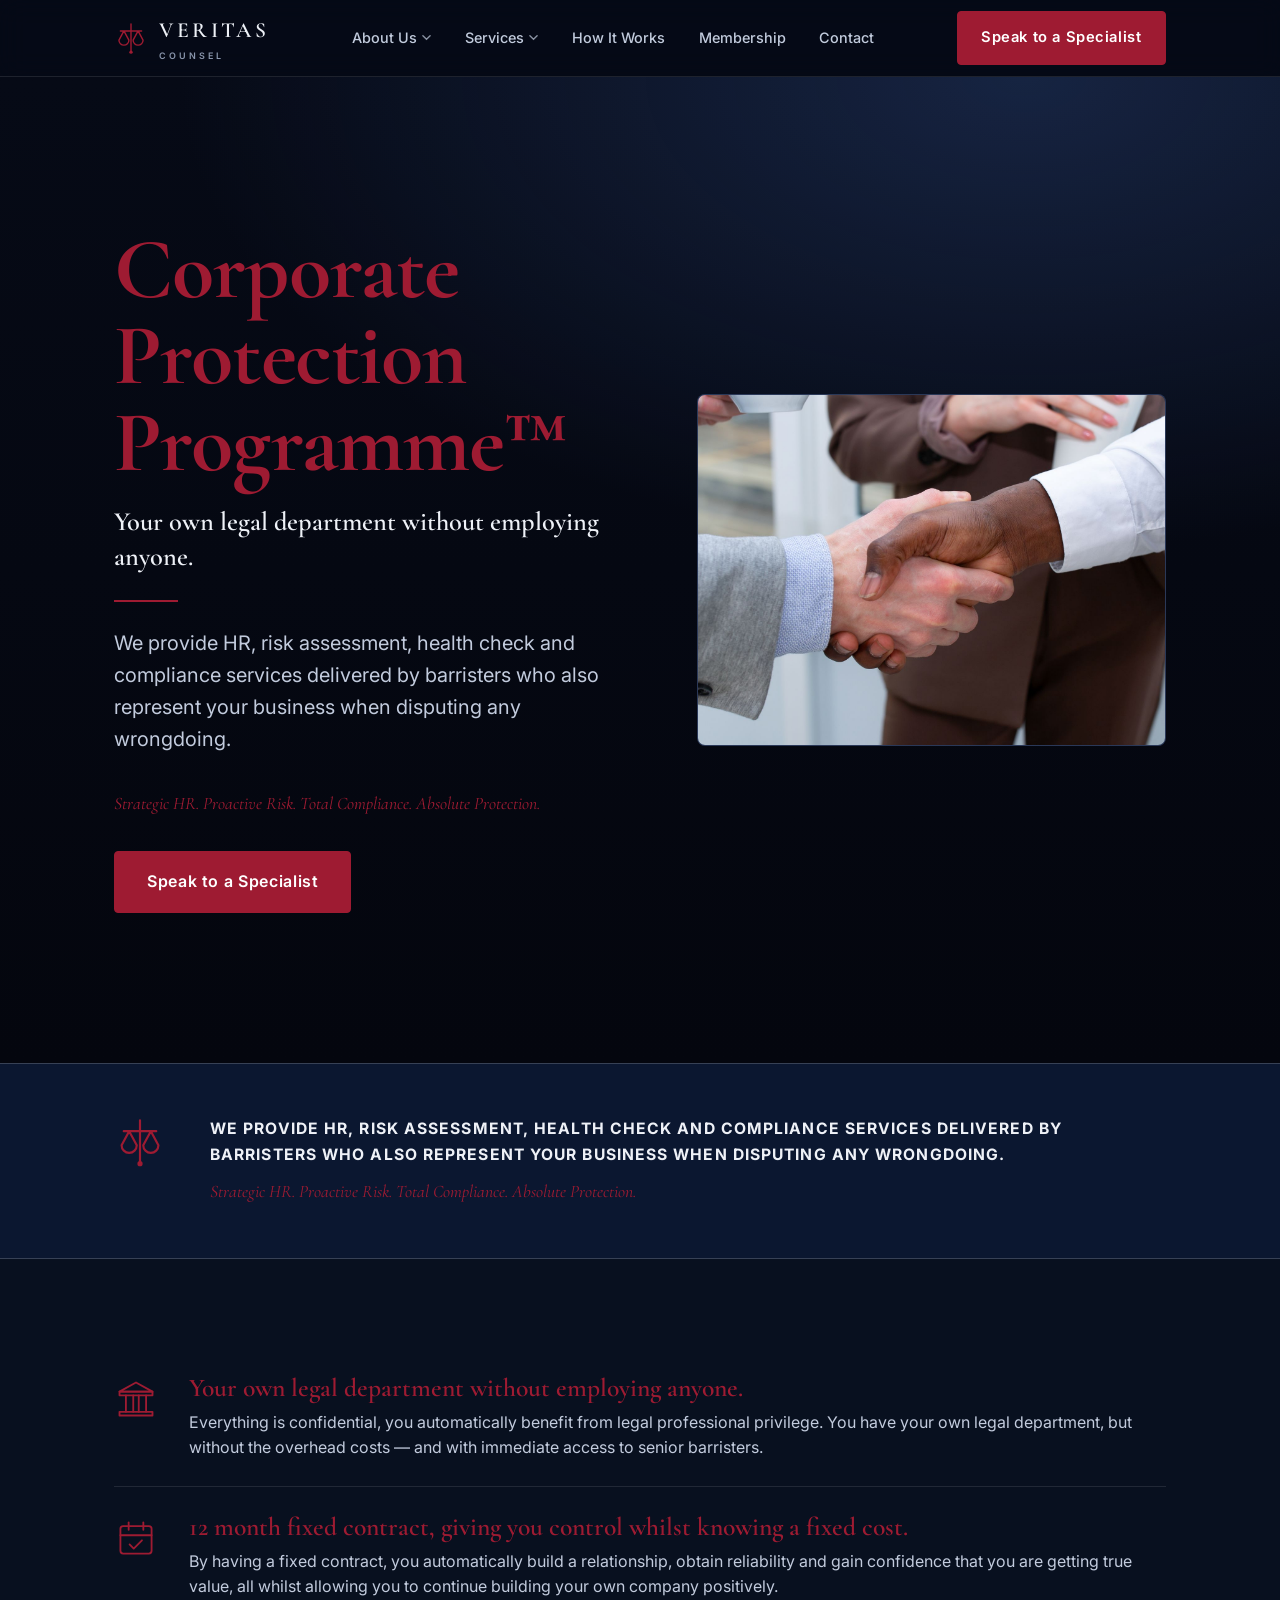
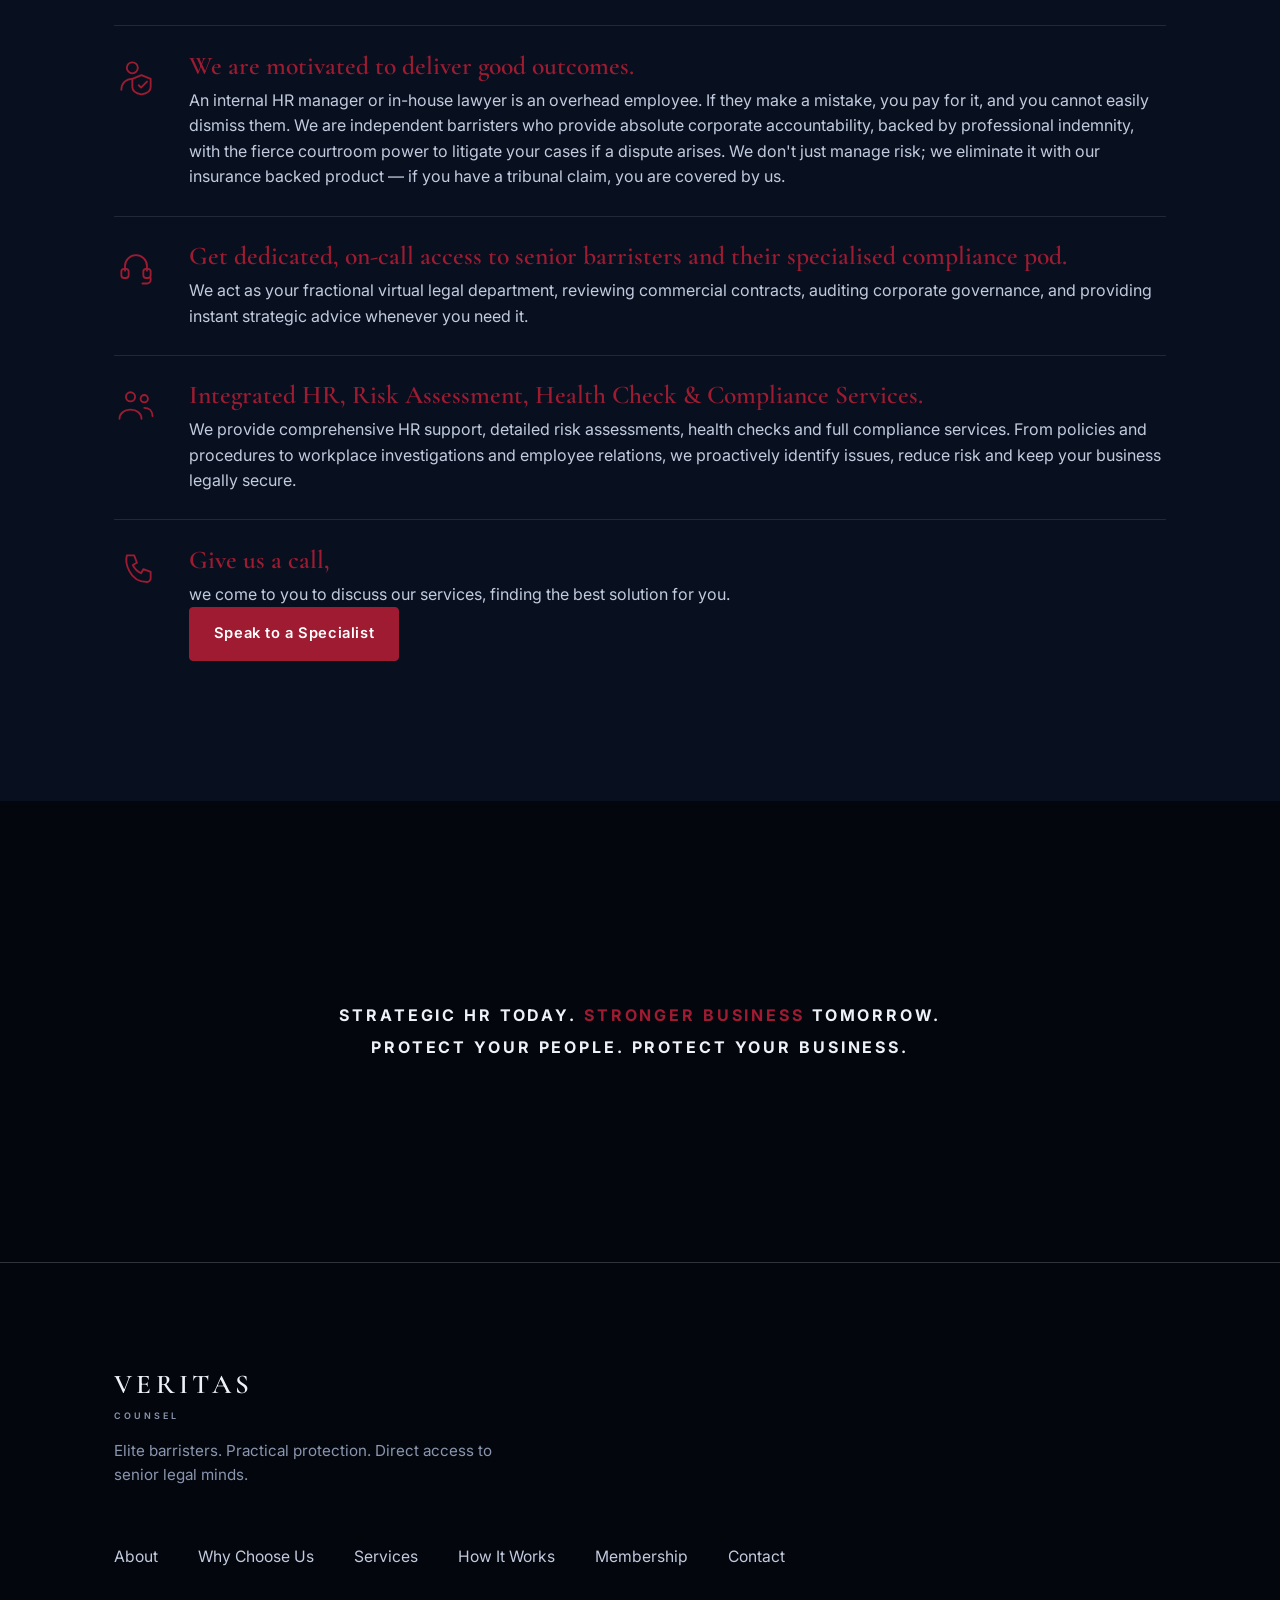
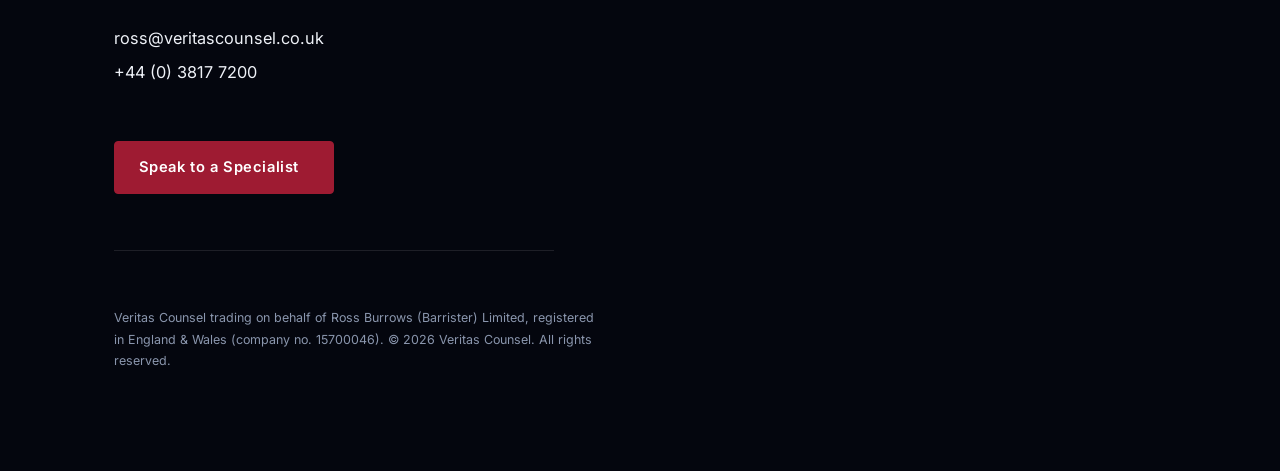
<file: corporate-protection.html>
<!DOCTYPE html>
<html lang="en-GB">
<head>
  <meta charset="UTF-8" />
  <meta name="viewport" content="width=device-width, initial-scale=1.0" />
  <title>Corporate Protection Programme™ — Veritas Counsel</title>
  <meta name="description" content="The Corporate Protection Programme™ from Veritas Counsel gives you your own legal department without employing anyone — HR, risk assessment, health check and compliance services delivered by barristers." />
  <link rel="preconnect" href="https://fonts.googleapis.com" />
  <link rel="preconnect" href="https://fonts.gstatic.com" crossorigin />
  <link href="https://fonts.googleapis.com/css2?family=Cormorant+Garamond:wght@500;600;700&family=Inter:wght@400;500;600&display=swap" rel="stylesheet" />
  <link rel="stylesheet" href="css/styles.css" />
  <style>
    /* ── Corporate Protection Programme™ — page-specific overrides (CSS variables only) ── */

    .cpp-hero-title {
      font-family: var(--ff-serif);
      font-size: clamp(3rem, 8vw, 5.4rem);
      font-weight: 700;
      line-height: 1;
      letter-spacing: -0.01em;
      color: var(--accent);
      margin: 0 0 1.2rem;
    }

    .cpp-hero-subtitle {
      font-family: var(--ff-serif);
      font-size: clamp(1.25rem, 2.4vw, 1.65rem);
      font-weight: 600;
      color: var(--text);
      line-height: 1.3;
      margin: 0 0 1.2rem;
    }

    .cpp-tagline {
      font-family: var(--ff-serif);
      font-style: italic;
      color: var(--accent);
      font-size: clamp(1rem, 1.4vw, 1.1rem);
      margin: 0 0 2rem;
    }

    /* Banner strip between hero and features */
    .banner-strip {
      background: var(--navy-800);
      border-top: 1px solid var(--line-strong);
      border-bottom: 1px solid var(--line-strong);
      padding-block: clamp(28px, 5vw, 52px);
    }

    .banner-strip__inner {
      display: grid;
      grid-template-columns: 64px 1fr;
      gap: clamp(1rem, 2.5vw, 2rem);
      align-items: start;
    }

    .banner-strip__mark {
      width: 52px;
      height: 52px;
      color: var(--accent);
    }

    .banner-strip__text {
      font-family: var(--ff-sans);
      font-weight: 700;
      font-size: clamp(0.82rem, 1.3vw, 0.98rem);
      letter-spacing: 0.07em;
      text-transform: uppercase;
      color: var(--text);
      line-height: 1.65;
      margin: 0 0 0.6rem;
    }

    .banner-strip__tagline {
      font-family: var(--ff-serif);
      font-style: italic;
      color: var(--accent);
      font-size: clamp(1rem, 1.4vw, 1.1rem);
      margin: 0;
    }

    /* Feature rows — icon variant replaces number column */
    .vrow__icon {
      width: 44px;
      height: 44px;
      color: var(--accent);
      margin-top: 0.2rem;
    }

    .cpp-features .vrow h3 {
      color: var(--accent);
      margin-bottom: 0.5rem;
    }

    /* Closing tagline strip */
    .cpp-closing {
      text-align: center;
      padding-block: clamp(40px, 7vw, 80px);
    }

    .cpp-closing__line {
      font-family: var(--ff-sans);
      font-weight: 700;
      text-transform: uppercase;
      letter-spacing: 0.18em;
      font-size: clamp(0.85rem, 1.5vw, 1rem);
      color: var(--text);
      margin: 0.4rem 0;
      line-height: 1.6;
    }

    .cpp-closing .accent {
      color: var(--accent);
    }

    @media (max-width: 560px) {
      .banner-strip__inner {
        grid-template-columns: 1fr;
      }

      .banner-strip__mark {
        display: none;
      }
    }
  </style>
</head>
<body>

  <!-- ===================== HEADER ===================== -->
  <header class="site-header">
    <div class="container">
      <nav class="nav" id="nav">
        <a class="brand" href="index.html" aria-label="Veritas Counsel home">
          <svg class="brand__mark" viewBox="0 0 48 48" fill="none" xmlns="http://www.w3.org/2000/svg" aria-hidden="true">
            <path d="M24 4v40M9 14h30M14 14l-7 13a7 7 0 0014 0L14 14zM34 14l-7 13a7 7 0 0014 0L34 14z" stroke="#9e1b32" stroke-width="2" stroke-linecap="round" stroke-linejoin="round"/>
            <circle cx="24" cy="44" r="2.4" fill="#9e1b32"/>
          </svg>
          <span class="brand__name">VERITAS<small>COUNSEL</small></span>
        </a>

        <button class="nav__toggle" aria-label="Menu" aria-expanded="false">
          <span></span><span></span><span></span>
        </button>

        <ul class="nav__menu">
          <li class="has-dropdown">
            <a class="nav__link" href="about.html">About Us
              <svg class="caret" viewBox="0 0 10 6" fill="none"><path d="M1 1l4 4 4-4" stroke="currentColor" stroke-width="1.5" stroke-linecap="round"/></svg>
            </a>
            <ul class="dropdown">
              <li><a href="about.html">Overview</a></li>
              <li><a href="why-choose-us.html">Why Choose Us</a></li>
              <li><a href="what-we-do.html">What We Do</a></li>
            </ul>
          </li>
          <li class="has-dropdown">
            <a class="nav__link" href="what-we-do.html">Services
              <svg class="caret" viewBox="0 0 10 6" fill="none"><path d="M1 1l4 4 4-4" stroke="currentColor" stroke-width="1.5" stroke-linecap="round"/></svg>
            </a>
            <ul class="dropdown">
              <li><a href="what-we-do.html">Overview</a></li>
              <li><a href="corporate-protection.html">Corporate Protection Programme™</a></li>
              <li><a href="corporate-debt-recovery.html">Corporate Debt Recovery Programme™</a></li>
              <li><a href="lifetime-planning.html">Corporate Lifetime Planning Programme™</a></li>
              <li><a href="what-we-do.html">Corporate Training Programme™</a></li>
            </ul>
          </li>
          <li><a class="nav__link" href="how-it-works.html">How It Works</a></li>
          <li><a class="nav__link" href="membership.html">Membership</a></li>
          <li><a class="nav__link" href="contact.html">Contact</a></li>
        </ul>

        <div class="nav__cta">
          <a class="btn btn--primary nav__speak" data-calendly href="contact.html" aria-label="Speak to a specialist">
            <svg class="nav__speak-icon" viewBox="0 0 24 24" fill="none" stroke="currentColor" stroke-width="2" stroke-linecap="round" stroke-linejoin="round" aria-hidden="true"><path d="M21 11.5a8.38 8.38 0 0 1-8.5 8.5 9.4 9.4 0 0 1-4-.9L3 20l1.4-4.5A8.38 8.38 0 0 1 3.5 11 8.5 8.5 0 0 1 12 2.5a8.38 8.38 0 0 1 8.5 8.5z"/></svg>
            <span class="nav__speak-text">Speak to a Specialist</span>
          </a>
        </div>
      </nav>
    </div>
  </header>

  <!-- ===================== HERO ===================== -->
  <section class="hero hero--split">
    <div class="container">
      <div class="hero__inner">
        <h1 class="cpp-hero-title">Corporate Protection Programme™</h1>
        <p class="cpp-hero-subtitle">Your own legal department without employing anyone.</p>
        <hr class="rule" />
        <p class="lead">We provide HR, risk assessment, health check and compliance services delivered by barristers who also represent your business when disputing any wrongdoing.</p>
        <p class="cpp-tagline">Strategic HR. Proactive Risk. Total Compliance. <em>Absolute Protection.</em></p>
        <a class="btn btn--primary btn--lg" data-calendly href="contact.html">Speak to a Specialist</a>
      </div>
      <img class="img-real" data-ratio="4-3" src="assets/protection-team.jpg" alt="Business handshake — protection and partnership" loading="lazy">
    </div>
  </section>

  <!-- ===================== BANNER STRIP ===================== -->
  <div class="banner-strip">
    <div class="container">
      <div class="banner-strip__inner">
        <svg class="banner-strip__mark" viewBox="0 0 48 48" fill="none" xmlns="http://www.w3.org/2000/svg" aria-hidden="true">
          <path d="M24 4v40M9 14h30M14 14l-7 13a7 7 0 0014 0L14 14zM34 14l-7 13a7 7 0 0014 0L34 14z" stroke="currentColor" stroke-width="2" stroke-linecap="round" stroke-linejoin="round"/>
          <circle cx="24" cy="44" r="2.4" fill="currentColor"/>
        </svg>
        <div>
          <p class="banner-strip__text">We provide HR, risk assessment, health check and compliance services delivered by barristers who also represent your business when disputing any wrongdoing.</p>
          <p class="banner-strip__tagline">Strategic HR. Proactive Risk. Total Compliance. <em>Absolute Protection.</em></p>
        </div>
      </div>
    </div>
  </div>

  <!-- ===================== SIX FEATURES ===================== -->
  <section class="section section--alt cpp-features">
    <div class="container">
      <div class="vlist">

        <!-- 1 — Legal department -->
        <div class="vrow">
          <svg class="vrow__icon" viewBox="0 0 48 48" fill="none" stroke="currentColor" stroke-width="2" stroke-linecap="round" stroke-linejoin="round" aria-hidden="true">
            <path d="M24 6L6 16h36L24 6z"/>
            <rect x="6" y="16" width="36" height="4"/>
            <line x1="13" y1="20" x2="13" y2="38"/>
            <line x1="21" y1="20" x2="21" y2="38"/>
            <line x1="27" y1="20" x2="27" y2="38"/>
            <line x1="35" y1="20" x2="35" y2="38"/>
            <rect x="6" y="38" width="36" height="4"/>
          </svg>
          <div>
            <h3>Your own legal department without employing anyone.</h3>
            <p>Everything is confidential, you automatically benefit from legal professional privilege. You have your own legal department, but without the overhead costs — and with immediate access to senior barristers.</p>
          </div>
        </div>

        <!-- 2 — Fixed contract -->
        <div class="vrow">
          <svg class="vrow__icon" viewBox="0 0 48 48" fill="none" stroke="currentColor" stroke-width="2" stroke-linecap="round" stroke-linejoin="round" aria-hidden="true">
            <rect x="7" y="11" width="34" height="30" rx="3"/>
            <path d="M7 21h34"/>
            <line x1="16" y1="7" x2="16" y2="15"/>
            <line x1="32" y1="7" x2="32" y2="15"/>
            <path d="M17 31l4.5 4.5 9-9"/>
          </svg>
          <div>
            <h3>12 month fixed contract, giving you control whilst knowing a fixed cost.</h3>
            <p>By having a fixed contract, you automatically build a relationship, obtain reliability and gain confidence that you are getting true value, all whilst allowing you to continue building your own company positively.</p>
          </div>
        </div>

        <!-- 3 — Motivated to deliver -->
        <div class="vrow">
          <svg class="vrow__icon" viewBox="0 0 48 48" fill="none" stroke="currentColor" stroke-width="2" stroke-linecap="round" stroke-linejoin="round" aria-hidden="true">
            <circle cx="20" cy="14" r="6"/>
            <path d="M8 38c0-7 5-12 12-12"/>
            <path d="M30 22l10 4v9c0 4-3.5 7-10 8-6.5-1-10-4-10-8v-9l10-4z"/>
            <path d="M27 33l2.5 2.5L36 29"/>
          </svg>
          <div>
            <h3>We are motivated to deliver good outcomes.</h3>
            <p>An internal HR manager or in-house lawyer is an overhead employee. If they make a mistake, you pay for it, and you cannot easily dismiss them. We are independent barristers who provide absolute corporate accountability, backed by professional indemnity, with the fierce courtroom power to litigate your cases if a dispute arises. We don't just manage risk; we eliminate it with our insurance backed product — if you have a tribunal claim, you are covered by us.</p>
          </div>
        </div>

        <!-- 4 — On-call access -->
        <div class="vrow">
          <svg class="vrow__icon" viewBox="0 0 48 48" fill="none" stroke="currentColor" stroke-width="2" stroke-linecap="round" stroke-linejoin="round" aria-hidden="true">
            <path d="M12 28v-5a12 12 0 0124 0v5"/>
            <rect x="8" y="26" width="8" height="10" rx="3"/>
            <rect x="32" y="26" width="8" height="10" rx="3"/>
            <path d="M40 36v2a4 4 0 01-4 4h-5"/>
          </svg>
          <div>
            <h3>Get dedicated, on-call access to senior barristers and their specialised compliance pod.</h3>
            <p>We act as your fractional virtual legal department, reviewing commercial contracts, auditing corporate governance, and providing instant strategic advice whenever you need it.</p>
          </div>
        </div>

        <!-- 5 — Integrated HR -->
        <div class="vrow">
          <svg class="vrow__icon" viewBox="0 0 48 48" fill="none" stroke="currentColor" stroke-width="2" stroke-linecap="round" stroke-linejoin="round" aria-hidden="true">
            <circle cx="18" cy="14" r="5"/>
            <circle cx="33" cy="16" r="4"/>
            <path d="M6 38c0-6 5-10 12-10s12 4 12 10"/>
            <path d="M33 26c5 0 9 3 9 9"/>
          </svg>
          <div>
            <h3>Integrated HR, Risk Assessment, Health Check &amp; Compliance Services.</h3>
            <p>We provide comprehensive HR support, detailed risk assessments, health checks and full compliance services. From policies and procedures to workplace investigations and employee relations, we proactively identify issues, reduce risk and keep your business legally secure.</p>
          </div>
        </div>

        <!-- 6 — Give us a call -->
        <div class="vrow">
          <svg class="vrow__icon" viewBox="0 0 48 48" fill="none" stroke="currentColor" stroke-width="2" stroke-linecap="round" stroke-linejoin="round" aria-hidden="true">
            <path d="M14 7h8l3 8-4.5 2.5c2 4 5 7 9 9L32 22l8 3v7c0 2-2 4-4 4C16 36 12 14 14 7z"/>
          </svg>
          <div>
            <h3>Give us a call,</h3>
            <p>we come to you to discuss our services, finding the best solution for you.</p>
            <a class="btn btn--primary" data-calendly href="contact.html">Speak to a Specialist</a>
          </div>
        </div>

      </div>
    </div>
  </section>

  <!-- ===================== CLOSING STRIP ===================== -->
  <section class="section section--deep">
    <div class="container">
      <div class="cpp-closing">
        <p class="cpp-closing__line">Strategic HR Today. <span class="accent">Stronger Business</span> Tomorrow.</p>
        <p class="cpp-closing__line">Protect Your People. Protect Your Business.</p>
      </div>
    </div>
  </section>

  <!-- ===================== FOOTER ===================== -->
  <footer class="site-footer">
    <div class="container footer__inner">
      <div class="footer__brand">
        <span class="brand__name">VERITAS<small>COUNSEL</small></span>
        <p class="footer__tag">Elite barristers. Practical protection. Direct access to senior legal minds.</p>
      </div>

      <nav class="footer__nav" aria-label="Footer">
        <a href="about.html">About</a>
        <a href="why-choose-us.html">Why Choose Us</a>
        <a href="what-we-do.html">Services</a>
        <a href="how-it-works.html">How It Works</a>
        <a href="membership.html">Membership</a>
        <a href="contact.html">Contact</a>
      </nav>

      <div class="footer__contact">
        <a href="mailto:ross@veritascounsel.co.uk">ross@veritascounsel.co.uk</a>
        <a href="tel:+443817200">+44 (0) 3817 7200</a>
      </div>

      <a class="btn btn--primary" data-calendly href="contact.html">Speak to a Specialist</a>

      <hr class="footer__rule" />
      <p class="footer__legal">Veritas Counsel trading on behalf of Ross Burrows (Barrister) Limited, registered in England &amp; Wales (company no. 15700046). &copy; <span id="year">2026</span> Veritas Counsel. All rights reserved.</p>
    </div>
  </footer>

  <script src="js/main.js"></script>
</body>
</html>
</file>
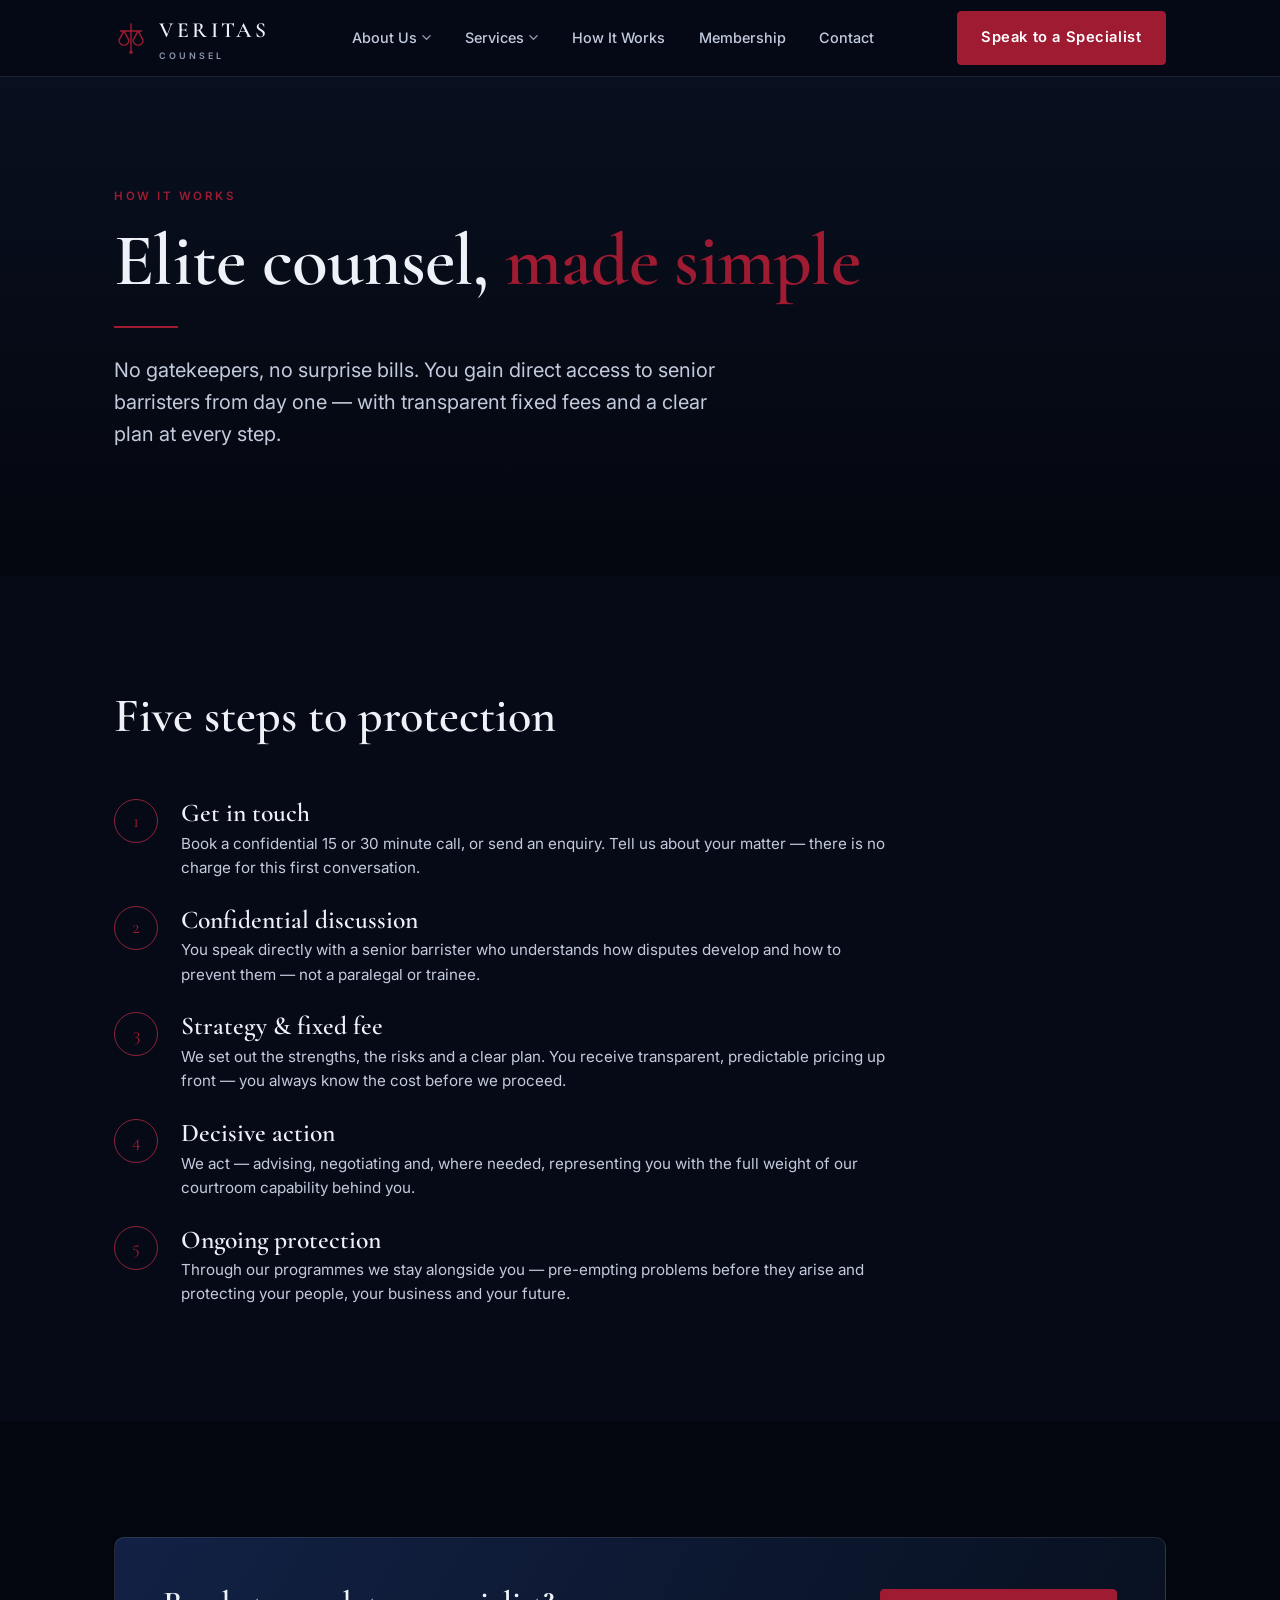
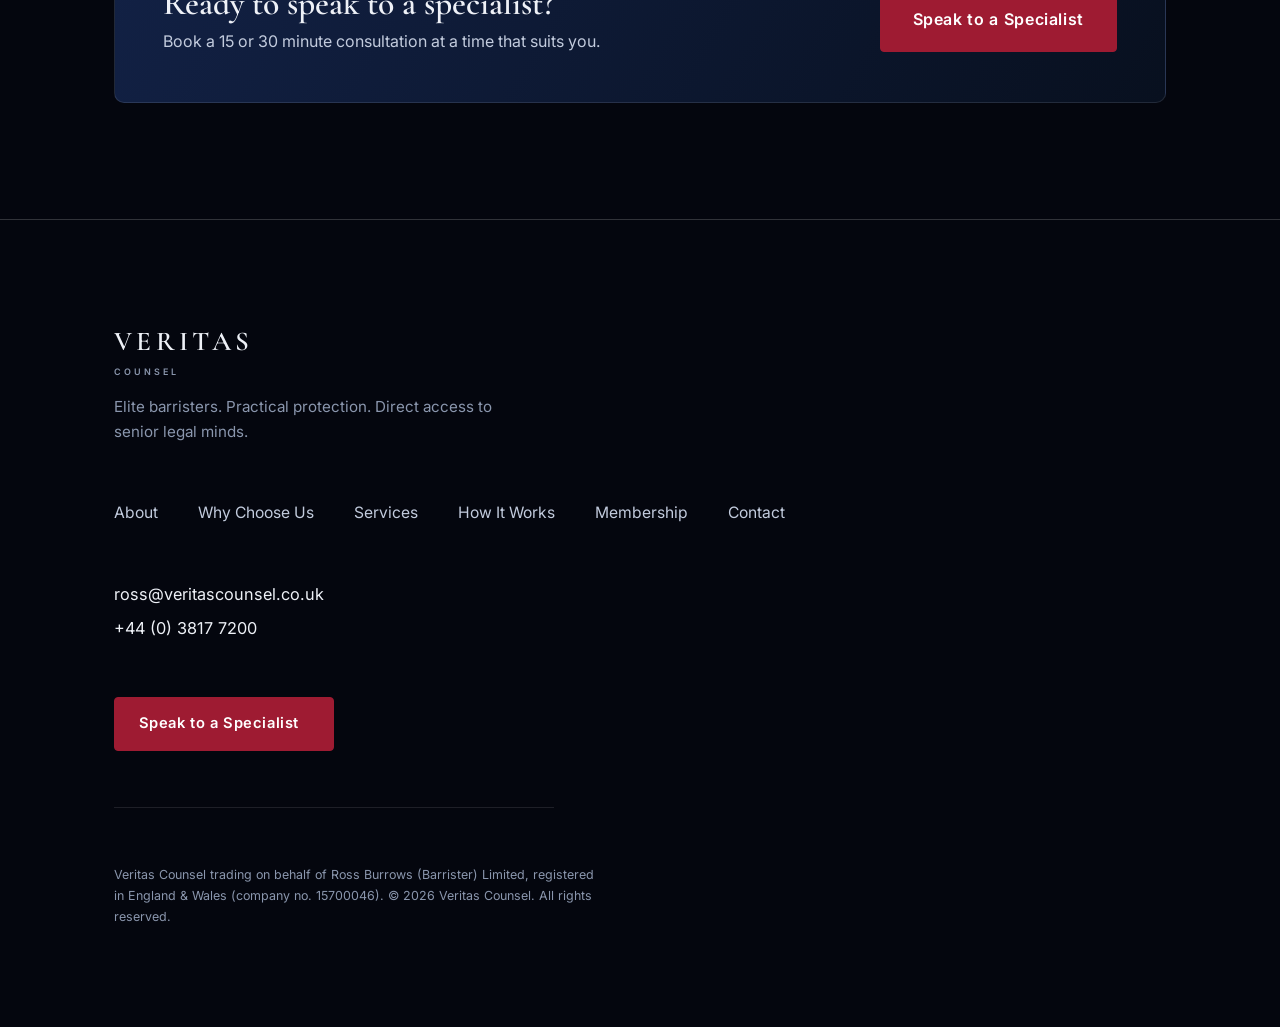
<file: how-it-works.html>
<!DOCTYPE html>
<html lang="en-GB">
<head>
  <meta charset="UTF-8" />
  <meta name="viewport" content="width=device-width, initial-scale=1.0" />
  <title>How It Works — Veritas Counsel</title>
  <meta name="description" content="How Veritas Counsel works — direct access to senior barristers, transparent fixed fees, and decisive action from day one." />
  <link rel="preconnect" href="https://fonts.googleapis.com" />
  <link rel="preconnect" href="https://fonts.gstatic.com" crossorigin />
  <link href="https://fonts.googleapis.com/css2?family=Cormorant+Garamond:wght@500;600;700&family=Inter:wght@400;500;600&display=swap" rel="stylesheet" />
  <link rel="stylesheet" href="css/styles.css" />
</head>
<body>

  <!-- ===================== HEADER ===================== -->
  <header class="site-header">
    <div class="container">
      <nav class="nav" id="nav">
        <a class="brand" href="index.html" aria-label="Veritas Counsel home">
          <svg class="brand__mark" viewBox="0 0 48 48" fill="none" xmlns="http://www.w3.org/2000/svg" aria-hidden="true">
            <path d="M24 4v40M9 14h30M14 14l-7 13a7 7 0 0014 0L14 14zM34 14l-7 13a7 7 0 0014 0L34 14z" stroke="#9e1b32" stroke-width="2" stroke-linecap="round" stroke-linejoin="round"/>
            <circle cx="24" cy="44" r="2.4" fill="#9e1b32"/>
          </svg>
          <span class="brand__name">VERITAS<small>COUNSEL</small></span>
        </a>

        <button class="nav__toggle" aria-label="Menu" aria-expanded="false">
          <span></span><span></span><span></span>
        </button>

        <ul class="nav__menu">
          <li class="has-dropdown">
            <a class="nav__link" href="about.html">About Us
              <svg class="caret" viewBox="0 0 10 6" fill="none"><path d="M1 1l4 4 4-4" stroke="currentColor" stroke-width="1.5" stroke-linecap="round"/></svg>
            </a>
            <ul class="dropdown">
              <li><a href="about.html">Overview</a></li>
              <li><a href="why-choose-us.html">Why Choose Us</a></li>
              <li><a href="what-we-do.html">What We Do</a></li>
            </ul>
          </li>
          <li class="has-dropdown">
            <a class="nav__link" href="what-we-do.html">Services
              <svg class="caret" viewBox="0 0 10 6" fill="none"><path d="M1 1l4 4 4-4" stroke="currentColor" stroke-width="1.5" stroke-linecap="round"/></svg>
            </a>
            <ul class="dropdown">
              <li><a href="what-we-do.html">Overview</a></li>
              <li><a href="corporate-protection.html">Corporate Protection Programme™</a></li>
              <li><a href="corporate-debt-recovery.html">Corporate Debt Recovery Programme™</a></li>
              <li><a href="lifetime-planning.html">Corporate Lifetime Planning Programme™</a></li>
              <li><a href="what-we-do.html">Corporate Training Programme™</a></li>
            </ul>
          </li>
          <li><a class="nav__link" href="how-it-works.html">How It Works</a></li>
          <li><a class="nav__link" href="membership.html">Membership</a></li>
          <li><a class="nav__link" href="contact.html">Contact</a></li>
        </ul>

        <div class="nav__cta">
          <a class="btn btn--primary nav__speak" data-calendly href="contact.html" aria-label="Speak to a specialist">
            <svg class="nav__speak-icon" viewBox="0 0 24 24" fill="none" stroke="currentColor" stroke-width="2" stroke-linecap="round" stroke-linejoin="round" aria-hidden="true"><path d="M21 11.5a8.38 8.38 0 0 1-8.5 8.5 9.4 9.4 0 0 1-4-.9L3 20l1.4-4.5A8.38 8.38 0 0 1 3.5 11 8.5 8.5 0 0 1 12 2.5a8.38 8.38 0 0 1 8.5 8.5z"/></svg>
            <span class="nav__speak-text">Speak to a Specialist</span>
          </a>
        </div>
      </nav>
    </div>
  </header>

  <!-- ===================== PAGE HERO ===================== -->
  <section class="page-hero">
    <div class="container">
      <p class="eyebrow">How It Works</p>
      <h1>Elite counsel, <span style="color:var(--accent);">made simple</span></h1>
      <hr class="rule" />
      <p class="lead">No gatekeepers, no surprise bills. You gain direct access to senior barristers from day one — with transparent fixed fees and a clear plan at every step.</p>
    </div>
  </section>

  <!-- ===================== STEPS ===================== -->
  <section class="section">
    <div class="container">
      <div class="section__head">
        <h2>Five steps to protection</h2>
      </div>
      <div class="steps" style="max-width:780px;">
        <div class="step">
          <div class="step__num">1</div>
          <div>
            <h3>Get in touch</h3>
            <p>Book a confidential 15 or 30 minute call, or send an enquiry. Tell us about your matter — there is no charge for this first conversation.</p>
          </div>
        </div>
        <div class="step">
          <div class="step__num">2</div>
          <div>
            <h3>Confidential discussion</h3>
            <p>You speak directly with a senior barrister who understands how disputes develop and how to prevent them — not a paralegal or trainee.</p>
          </div>
        </div>
        <div class="step">
          <div class="step__num">3</div>
          <div>
            <h3>Strategy &amp; fixed fee</h3>
            <p>We set out the strengths, the risks and a clear plan. You receive transparent, predictable pricing up front — you always know the cost before we proceed.</p>
          </div>
        </div>
        <div class="step">
          <div class="step__num">4</div>
          <div>
            <h3>Decisive action</h3>
            <p>We act — advising, negotiating and, where needed, representing you with the full weight of our courtroom capability behind you.</p>
          </div>
        </div>
        <div class="step">
          <div class="step__num">5</div>
          <div>
            <h3>Ongoing protection</h3>
            <p>Through our programmes we stay alongside you — pre-empting problems before they arise and protecting your people, your business and your future.</p>
          </div>
        </div>
      </div>
    </div>
  </section>

  <!-- ===================== CTA ===================== -->
  <section class="section section--deep">
    <div class="container">
      <div class="cta-band">
        <div>
          <h2>Ready to speak to a specialist?</h2>
          <p>Book a 15 or 30 minute consultation at a time that suits you.</p>
        </div>
        <a class="btn btn--primary btn--lg" data-calendly href="contact.html">Speak to a Specialist</a>
      </div>
    </div>
  </section>

  <!-- ===================== FOOTER ===================== -->
  <footer class="site-footer">
    <div class="container footer__inner">
      <div class="footer__brand">
        <span class="brand__name">VERITAS<small>COUNSEL</small></span>
        <p class="footer__tag">Elite barristers. Practical protection. Direct access to senior legal minds.</p>
      </div>

      <nav class="footer__nav" aria-label="Footer">
        <a href="about.html">About</a>
        <a href="why-choose-us.html">Why Choose Us</a>
        <a href="what-we-do.html">Services</a>
        <a href="how-it-works.html">How It Works</a>
        <a href="membership.html">Membership</a>
        <a href="contact.html">Contact</a>
      </nav>

      <div class="footer__contact">
        <a href="mailto:ross@veritascounsel.co.uk">ross@veritascounsel.co.uk</a>
        <a href="tel:+443817200">+44 (0) 3817 7200</a>
      </div>

      <a class="btn btn--primary" data-calendly href="contact.html">Speak to a Specialist</a>

      <hr class="footer__rule" />
      <p class="footer__legal">Veritas Counsel trading on behalf of Ross Burrows (Barrister) Limited, registered in England &amp; Wales (company no. 15700046). &copy; <span id="year">2026</span> Veritas Counsel. All rights reserved.</p>
    </div>
  </footer>

  <script src="js/main.js"></script>
</body>
</html>
</file>
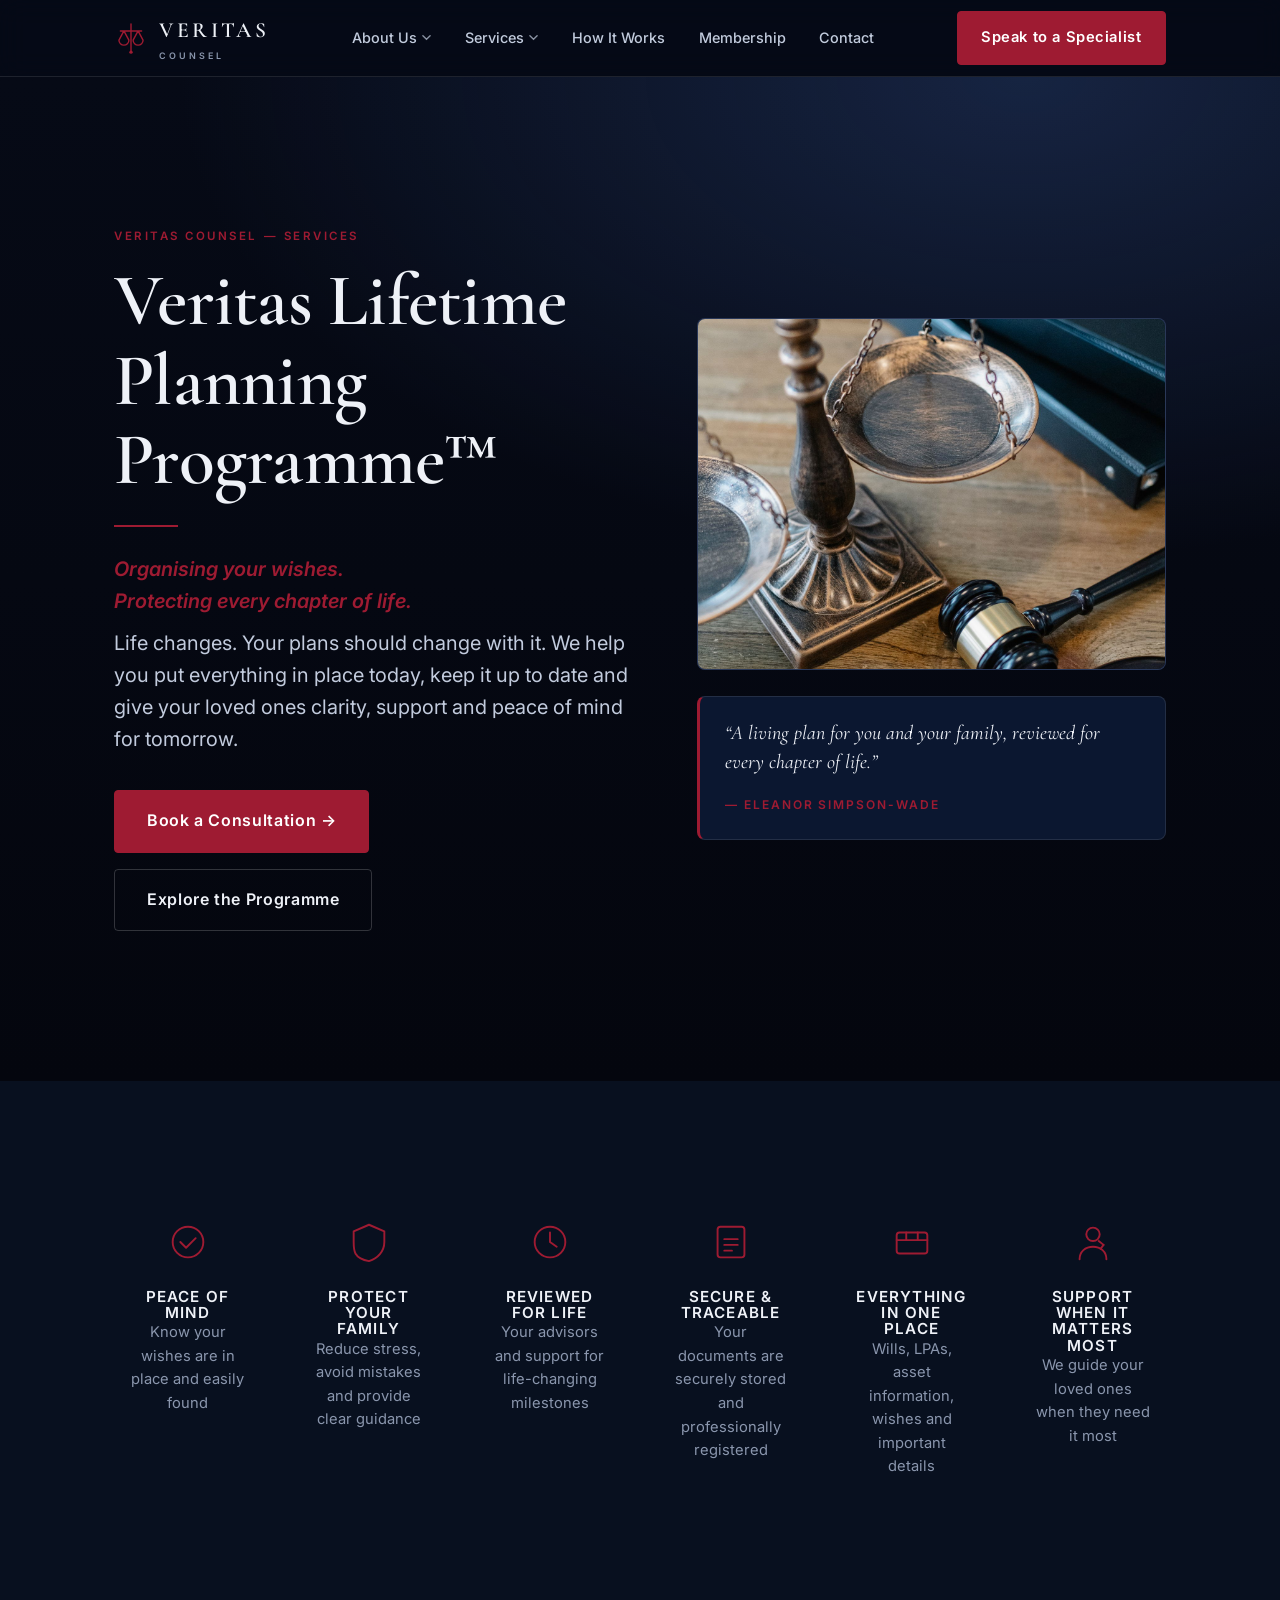
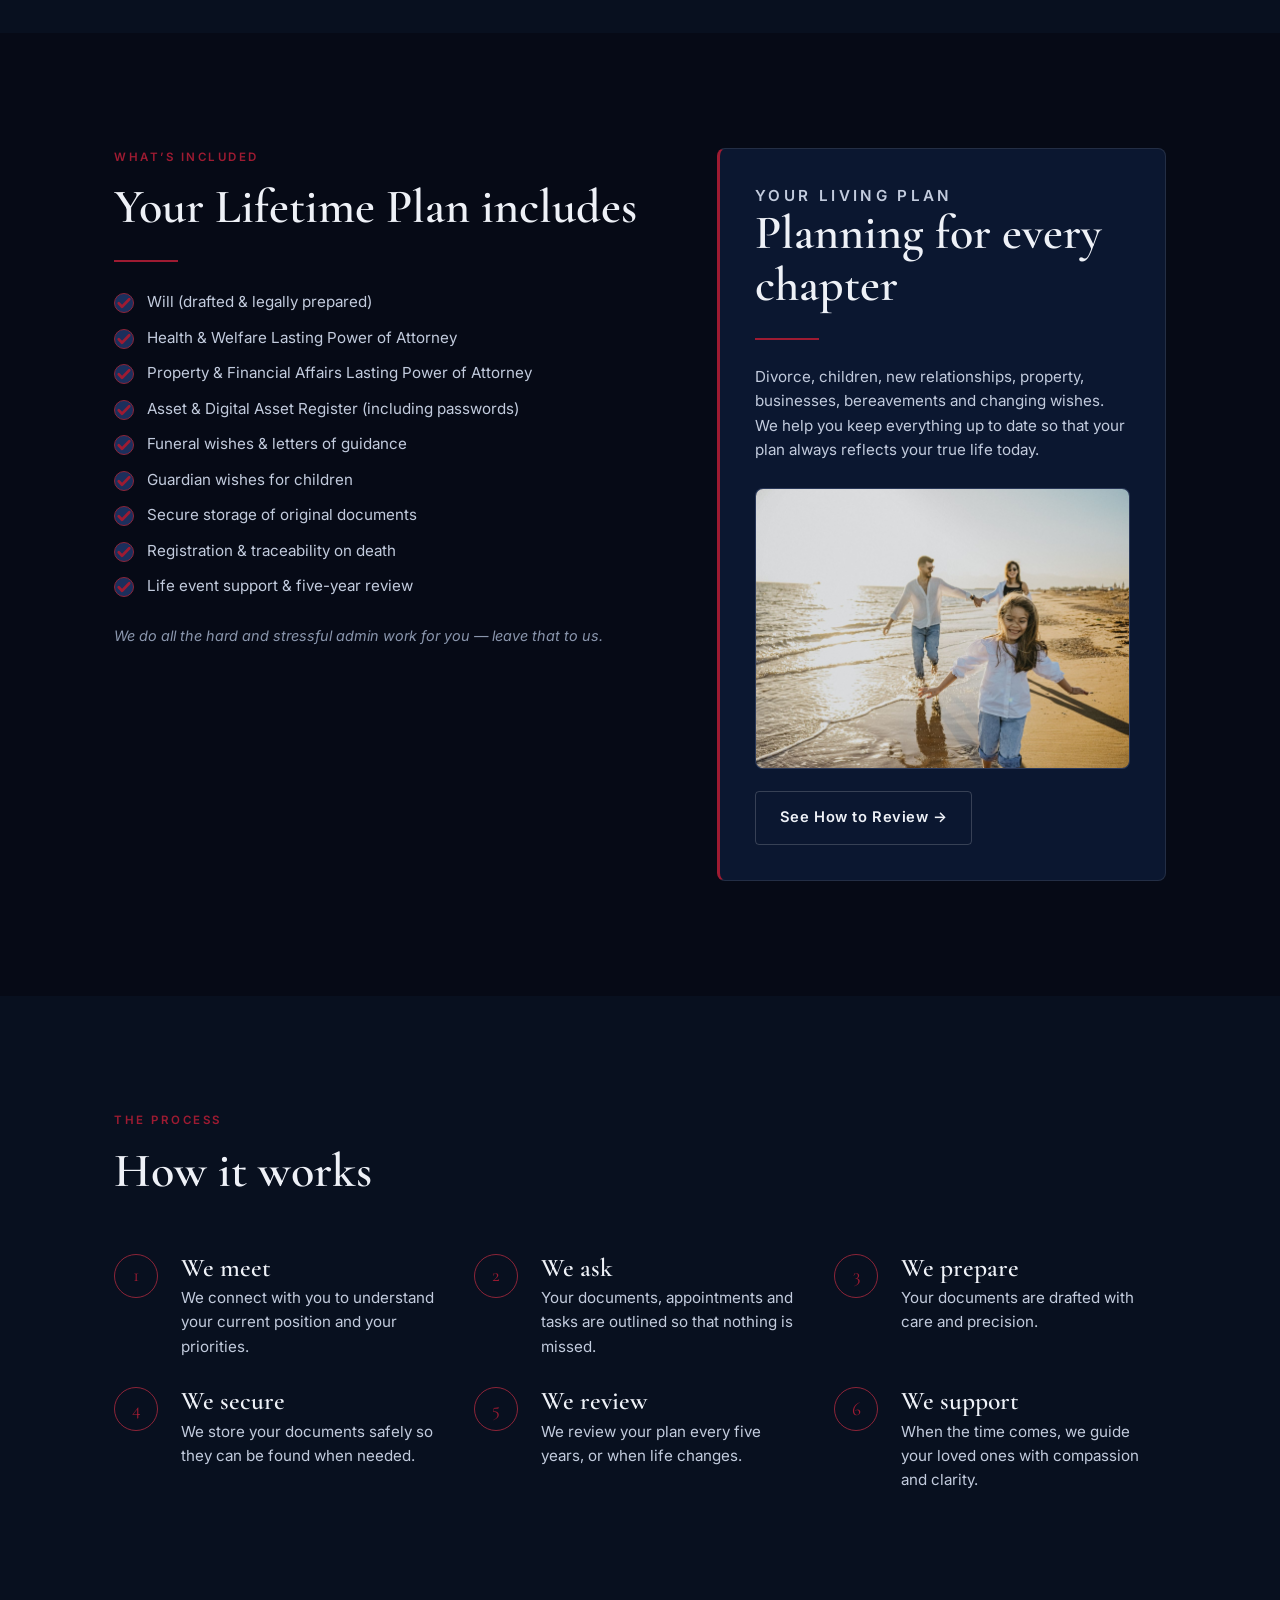
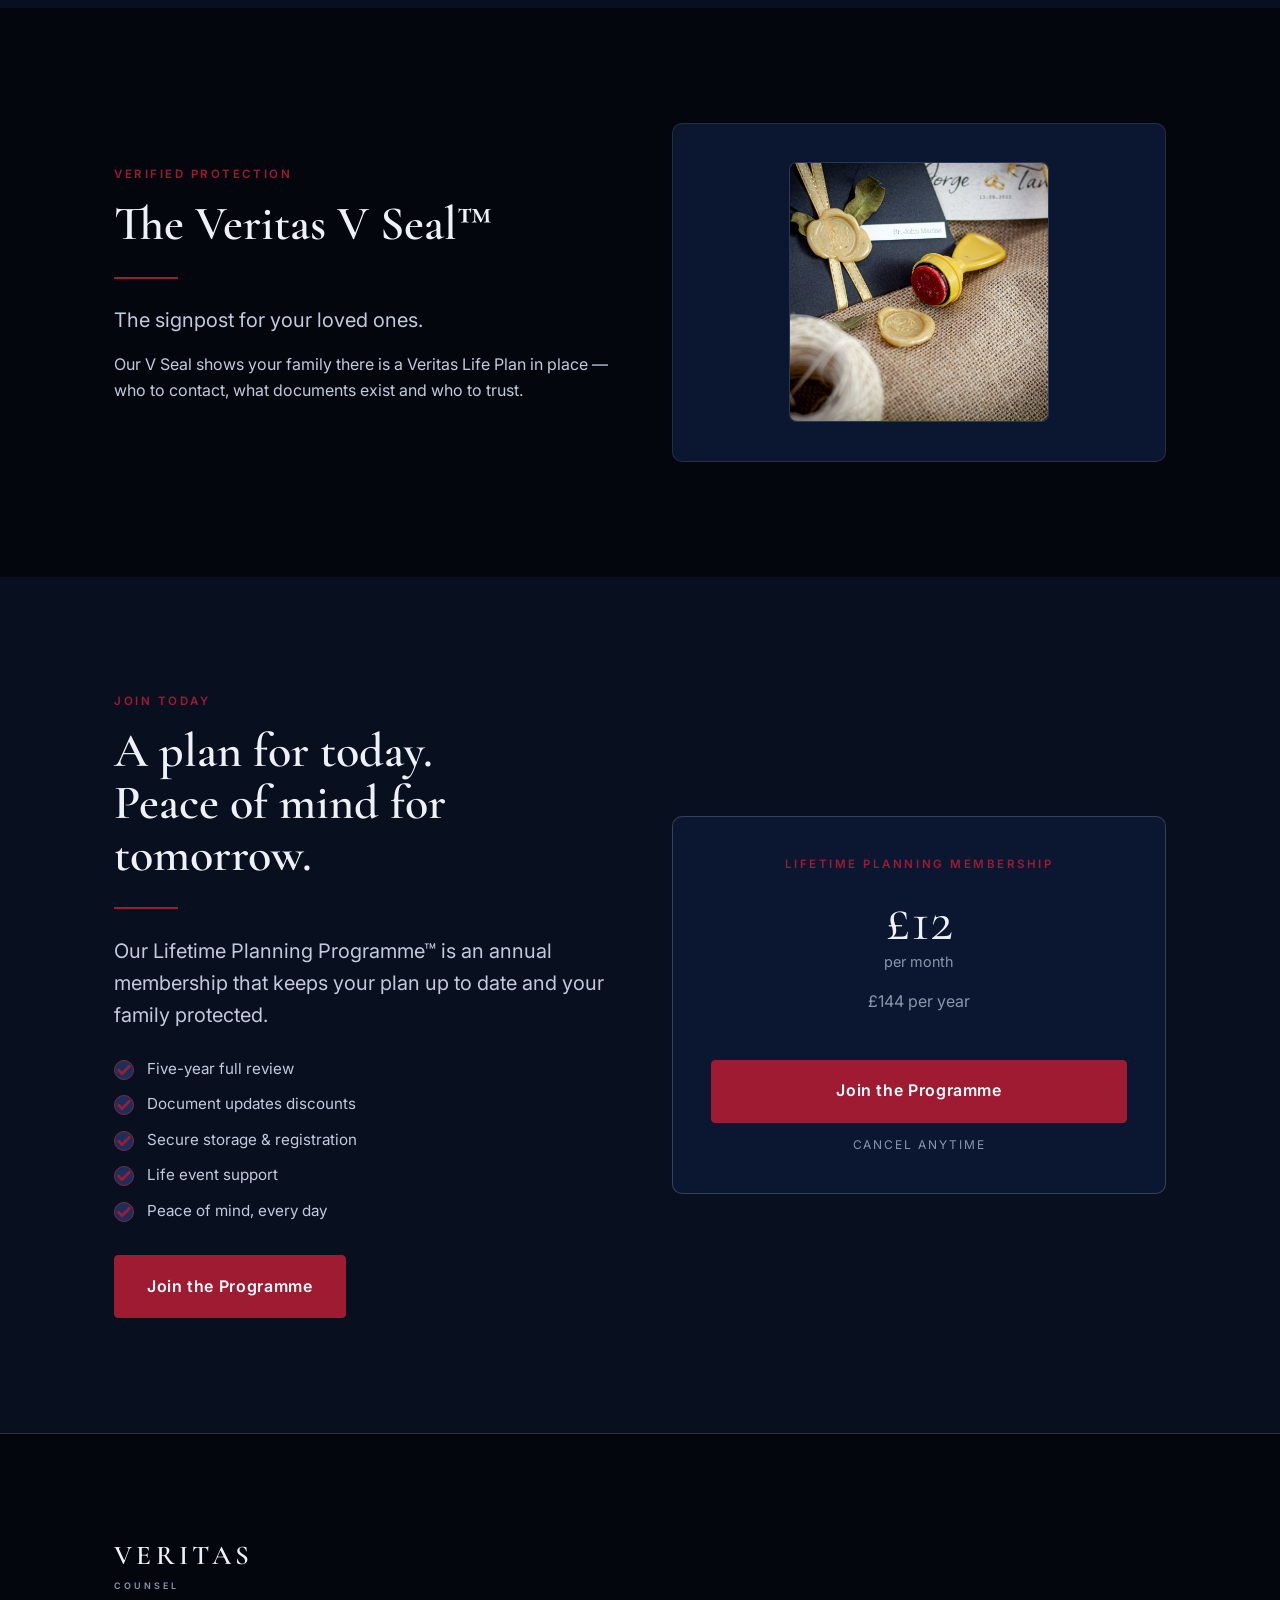
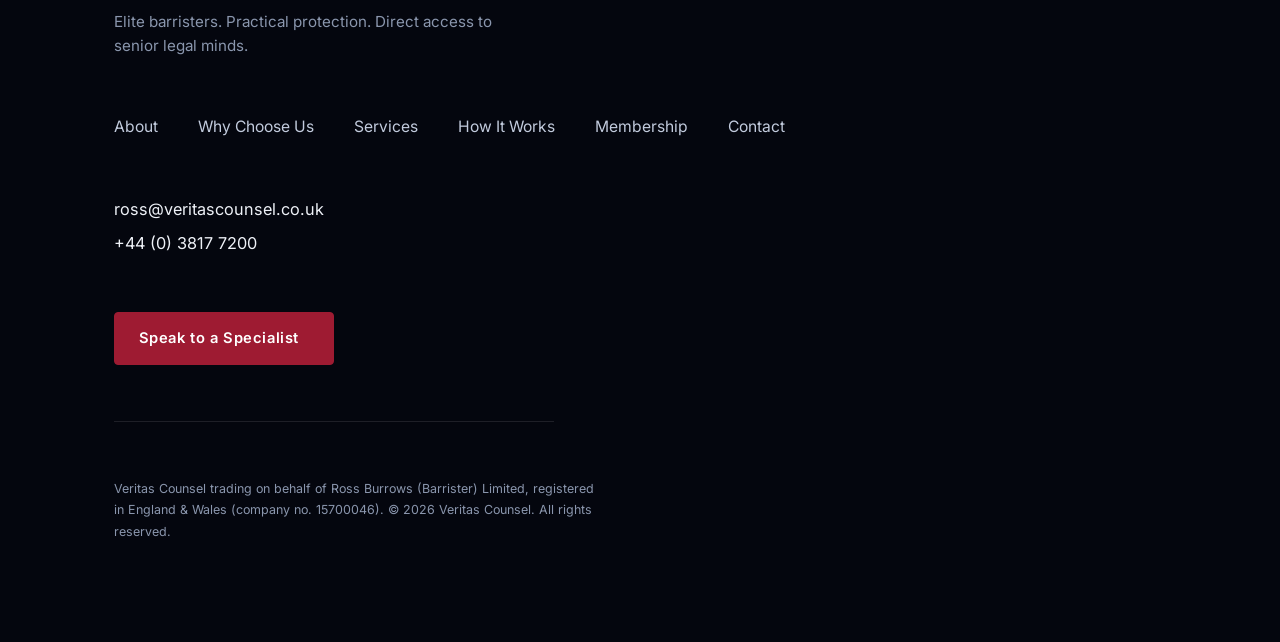
<file: lifetime-planning.html>
<!DOCTYPE html>
<html lang="en-GB">
<head>
  <meta charset="UTF-8" />
  <meta name="viewport" content="width=device-width, initial-scale=1.0" />
  <title>Veritas Lifetime Planning Programme™ — Veritas Counsel</title>
  <meta name="description" content="The Veritas Lifetime Planning Programme™ — organising your wishes and protecting every chapter of life. Wills, LPAs, secure storage and a living plan reviewed for every chapter." />
  <link rel="preconnect" href="https://fonts.googleapis.com" />
  <link rel="preconnect" href="https://fonts.gstatic.com" crossorigin />
  <link href="https://fonts.googleapis.com/css2?family=Cormorant+Garamond:wght@500;600;700&family=Inter:wght@400;500;600&display=swap" rel="stylesheet" />
  <link rel="stylesheet" href="css/styles.css" />
</head>
<body>

  <!-- ===================== HEADER ===================== -->
  <header class="site-header">
    <div class="container">
      <nav class="nav" id="nav">
        <a class="brand" href="index.html" aria-label="Veritas Counsel home">
          <svg class="brand__mark" viewBox="0 0 48 48" fill="none" xmlns="http://www.w3.org/2000/svg" aria-hidden="true">
            <path d="M24 4v40M9 14h30M14 14l-7 13a7 7 0 0014 0L14 14zM34 14l-7 13a7 7 0 0014 0L34 14z" stroke="#9e1b32" stroke-width="2" stroke-linecap="round" stroke-linejoin="round"/>
            <circle cx="24" cy="44" r="2.4" fill="#9e1b32"/>
          </svg>
          <span class="brand__name">VERITAS<small>COUNSEL</small></span>
        </a>

        <button class="nav__toggle" aria-label="Menu" aria-expanded="false">
          <span></span><span></span><span></span>
        </button>

        <ul class="nav__menu">
          <li class="has-dropdown">
            <a class="nav__link" href="about.html">About Us
              <svg class="caret" viewBox="0 0 10 6" fill="none"><path d="M1 1l4 4 4-4" stroke="currentColor" stroke-width="1.5" stroke-linecap="round"/></svg>
            </a>
            <ul class="dropdown">
              <li><a href="about.html">Overview</a></li>
              <li><a href="why-choose-us.html">Why Choose Us</a></li>
              <li><a href="what-we-do.html">What We Do</a></li>
            </ul>
          </li>
          <li class="has-dropdown">
            <a class="nav__link" href="what-we-do.html">Services
              <svg class="caret" viewBox="0 0 10 6" fill="none"><path d="M1 1l4 4 4-4" stroke="currentColor" stroke-width="1.5" stroke-linecap="round"/></svg>
            </a>
            <ul class="dropdown">
              <li><a href="what-we-do.html">Overview</a></li>
              <li><a href="corporate-protection.html">Corporate Protection Programme™</a></li>
              <li><a href="corporate-debt-recovery.html">Corporate Debt Recovery Programme™</a></li>
              <li><a href="lifetime-planning.html">Corporate Lifetime Planning Programme™</a></li>
              <li><a href="what-we-do.html">Corporate Training Programme™</a></li>
            </ul>
          </li>
          <li><a class="nav__link" href="how-it-works.html">How It Works</a></li>
          <li><a class="nav__link" href="membership.html">Membership</a></li>
          <li><a class="nav__link" href="contact.html">Contact</a></li>
        </ul>

        <div class="nav__cta">
          <a class="btn btn--primary nav__speak" data-calendly href="contact.html" aria-label="Speak to a specialist">
            <svg class="nav__speak-icon" viewBox="0 0 24 24" fill="none" stroke="currentColor" stroke-width="2" stroke-linecap="round" stroke-linejoin="round" aria-hidden="true"><path d="M21 11.5a8.38 8.38 0 0 1-8.5 8.5 9.4 9.4 0 0 1-4-.9L3 20l1.4-4.5A8.38 8.38 0 0 1 3.5 11 8.5 8.5 0 0 1 12 2.5a8.38 8.38 0 0 1 8.5 8.5z"/></svg>
            <span class="nav__speak-text">Speak to a Specialist</span>
          </a>
        </div>
      </nav>
    </div>
  </header>

  <!-- ===================== PAGE-SPECIFIC STYLES ===================== -->
  <style>
    /* Six-column benefits grid */
    .grid--6 { grid-template-columns: repeat(6, 1fr); }
    @media (max-width: 920px) { .grid--6 { grid-template-columns: repeat(3, 1fr); } }
    @media (max-width: 560px) { .grid--6 { grid-template-columns: repeat(2, 1fr); } }

    /* Hero quote card */
    .hero-quote {
      background: var(--navy-800);
      border: 1px solid var(--line);
      border-left: 3px solid var(--accent);
      border-radius: 8px;
      padding: 1.4rem 1.6rem;
      margin-top: 1.6rem;
    }
    .hero-quote blockquote {
      font-family: var(--ff-serif);
      font-size: 1.25rem;
      color: var(--text);
      margin: 0 0 0.9rem;
      font-style: italic;
      line-height: 1.45;
    }
    .hero-quote cite {
      font-size: 0.75rem;
      text-transform: uppercase;
      letter-spacing: 0.16em;
      color: var(--accent);
      font-style: normal;
      font-weight: 600;
    }

    /* Two-column layout for includes + planning sections */
    .two-col-alt {
      display: grid;
      grid-template-columns: 1.2fr 1fr;
      gap: clamp(28px, 5vw, 72px);
      align-items: start;
    }
    @media (max-width: 820px) { .two-col-alt { grid-template-columns: 1fr; } }

    /* Six-step horizontal grid */
    .steps--grid {
      display: grid;
      grid-template-columns: repeat(3, 1fr);
      gap: clamp(16px, 3vw, 28px);
    }
    @media (max-width: 820px) { .steps--grid { grid-template-columns: repeat(2, 1fr); } }
    @media (max-width: 560px) { .steps--grid { grid-template-columns: 1fr; } }

    /* Seal block */
    .seal-block {
      background: var(--navy-800);
      border: 1px solid var(--line);
      border-radius: 10px;
      padding: clamp(1.6rem, 3vw, 2.4rem);
      display: flex;
      flex-direction: column;
      align-items: center;
      gap: 1rem;
    }

    /* Pricing extras */
    .price-annual {
      color: var(--text-mute);
      font-size: 1rem;
      margin-top: 0.3rem;
    }
    .cancel-note {
      font-size: 0.75rem;
      text-transform: uppercase;
      letter-spacing: 0.16em;
      color: var(--text-mute);
      margin: 0.8rem 0 0;
    }

    /* Pricing split layout */
    .pricing-split {
      display: grid;
      grid-template-columns: 1fr 1fr;
      gap: clamp(28px, 5vw, 64px);
      align-items: center;
    }
    @media (max-width: 820px) { .pricing-split { grid-template-columns: 1fr; } }
  </style>

  <!-- ===================== HERO ===================== -->
  <section class="hero hero--split">
    <div class="container">
      <div class="hero__inner">
        <p class="eyebrow">Veritas Counsel — Services</p>
        <h1>Veritas Lifetime Planning Programme&#x2122;</h1>
        <hr class="rule" />
        <p class="lead" style="color:var(--accent); font-style:italic; font-weight:600; margin-bottom:0.6rem;">Organising your wishes.<br>Protecting every chapter of life.</p>
        <p class="lead">Life changes. Your plans should change with it. We help you put everything in place today, keep it up to date and give your loved ones clarity, support and peace of mind for tomorrow.</p>
        <div style="display:flex; flex-wrap:wrap; gap:1rem; margin-top:2rem;">
          <a class="btn btn--primary btn--lg" data-calendly href="contact.html">Book a Consultation &#8594;</a>
          <a class="btn btn--ghost btn--lg" href="#how-it-works">Explore the Programme</a>
        </div>
      </div>

      <div>
        <img class="img-real" data-ratio="4-3" src="assets/lifetime-signing.jpg" alt="Scales of justice and a gavel" loading="lazy">
        <div class="hero-quote">
          <blockquote>&#8220;A living plan for you and your family, reviewed for every chapter of life.&#8221;</blockquote>
          <cite>&#8212; Eleanor Simpson-Wade</cite>
        </div>
      </div>
    </div>
  </section>

  <!-- ===================== BENEFITS ROW (6 icons) ===================== -->
  <section class="section section--alt">
    <div class="container">
      <div class="grid grid--6">

        <div class="feature">
          <svg class="feature__icon" viewBox="0 0 48 48" fill="none" stroke="currentColor" stroke-width="2" stroke-linecap="round" stroke-linejoin="round" aria-hidden="true">
            <circle cx="24" cy="24" r="16"/>
            <path d="M16 24l6 6 10-10"/>
          </svg>
          <h3>Peace of mind</h3>
          <p>Know your wishes are in place and easily found</p>
        </div>

        <div class="feature">
          <svg class="feature__icon" viewBox="0 0 48 48" fill="none" stroke="currentColor" stroke-width="2" stroke-linecap="round" stroke-linejoin="round" aria-hidden="true">
            <path d="M24 6l16 7v11c0 10-7 17-16 20C8 41 8 33 8 24V13l16-7z"/>
          </svg>
          <h3>Protect your family</h3>
          <p>Reduce stress, avoid mistakes and provide clear guidance</p>
        </div>

        <div class="feature">
          <svg class="feature__icon" viewBox="0 0 48 48" fill="none" stroke="currentColor" stroke-width="2" stroke-linecap="round" stroke-linejoin="round" aria-hidden="true">
            <circle cx="24" cy="24" r="16"/>
            <path d="M24 14v10l7 5"/>
          </svg>
          <h3>Reviewed for life</h3>
          <p>Your advisors and support for life-changing milestones</p>
        </div>

        <div class="feature">
          <svg class="feature__icon" viewBox="0 0 48 48" fill="none" stroke="currentColor" stroke-width="2" stroke-linecap="round" stroke-linejoin="round" aria-hidden="true">
            <rect x="10" y="8" width="28" height="32" rx="3"/>
            <path d="M17 21h14M17 27h14M17 33h8"/>
          </svg>
          <h3>Secure &amp; traceable</h3>
          <p>Your documents are securely stored and professionally registered</p>
        </div>

        <div class="feature">
          <svg class="feature__icon" viewBox="0 0 48 48" fill="none" stroke="currentColor" stroke-width="2" stroke-linecap="round" stroke-linejoin="round" aria-hidden="true">
            <rect x="8" y="14" width="32" height="22" rx="3"/>
            <path d="M8 22h32M18 14v8M30 14v8"/>
          </svg>
          <h3>Everything in one place</h3>
          <p>Wills, LPAs, asset information, wishes and important details</p>
        </div>

        <div class="feature">
          <svg class="feature__icon" viewBox="0 0 48 48" fill="none" stroke="currentColor" stroke-width="2" stroke-linecap="round" stroke-linejoin="round" aria-hidden="true">
            <circle cx="24" cy="16" r="7"/>
            <path d="M10 42c0-8 6-13 14-13s14 5 14 13"/>
            <path d="M30 23l5 4"/>
            <path d="M35 27l-3 4"/>
          </svg>
          <h3>Support when it matters most</h3>
          <p>We guide your loved ones when they need it most</p>
        </div>

      </div>
    </div>
  </section>

  <!-- ===================== YOUR LIFETIME PLAN INCLUDES + PLANNING FOR EVERY CHAPTER ===================== -->
  <section class="section">
    <div class="container">
      <div class="two-col-alt">

        <!-- Left: Includes list -->
        <div>
          <p class="eyebrow">What&#8217;s included</p>
          <h2>Your Lifetime Plan includes</h2>
          <hr class="rule" />
          <ul class="checklist" style="margin-top:1.8rem;">
            <li>Will (drafted &amp; legally prepared)</li>
            <li>Health &amp; Welfare Lasting Power of Attorney</li>
            <li>Property &amp; Financial Affairs Lasting Power of Attorney</li>
            <li>Asset &amp; Digital Asset Register (including passwords)</li>
            <li>Funeral wishes &amp; letters of guidance</li>
            <li>Guardian wishes for children</li>
            <li>Secure storage of original documents</li>
            <li>Registration &amp; traceability on death</li>
            <li>Life event support &amp; five-year review</li>
          </ul>
          <p style="margin-top:1.6rem; font-size:0.9rem; font-style:italic; color:var(--text-mute);">We do all the hard and stressful admin work for you &#8212; leave that to us.</p>
        </div>

        <!-- Right: Planning for every chapter -->
        <div class="card" style="border-left:3px solid var(--accent);">
          <p class="eyebrow">Your living plan</p>
          <h2>Planning for every chapter</h2>
          <hr class="rule" />
          <p class="lead" style="margin-top:1rem;">Divorce, children, new relationships, property, businesses, bereavements and changing wishes.</p>
          <p style="color:var(--text-soft);">We help you keep everything up to date so that your plan always reflects your true life today.</p>
          <img class="img-real" data-ratio="4-3" src="assets/lifetime-family.jpg" alt="A family walking together at sunset" loading="lazy" style="margin-top:1.6rem;">
          <a class="btn btn--ghost" href="how-it-works.html" style="margin-top:1.4rem;">See How to Review &#8594;</a>
        </div>

      </div>
    </div>
  </section>

  <!-- ===================== HOW IT WORKS (6 steps) ===================== -->
  <section class="section section--alt" id="how-it-works">
    <div class="container">
      <div class="section__head">
        <p class="eyebrow">The process</p>
        <h2>How it works</h2>
      </div>
      <div class="steps--grid">

        <div class="step">
          <div class="step__num">1</div>
          <div>
            <h3>We meet</h3>
            <p>We connect with you to understand your current position and your priorities.</p>
          </div>
        </div>

        <div class="step">
          <div class="step__num">2</div>
          <div>
            <h3>We ask</h3>
            <p>Your documents, appointments and tasks are outlined so that nothing is missed.</p>
          </div>
        </div>

        <div class="step">
          <div class="step__num">3</div>
          <div>
            <h3>We prepare</h3>
            <p>Your documents are drafted with care and precision.</p>
          </div>
        </div>

        <div class="step">
          <div class="step__num">4</div>
          <div>
            <h3>We secure</h3>
            <p>We store your documents safely so they can be found when needed.</p>
          </div>
        </div>

        <div class="step">
          <div class="step__num">5</div>
          <div>
            <h3>We review</h3>
            <p>We review your plan every five years, or when life changes.</p>
          </div>
        </div>

        <div class="step">
          <div class="step__num">6</div>
          <div>
            <h3>We support</h3>
            <p>When the time comes, we guide your loved ones with compassion and clarity.</p>
          </div>
        </div>

      </div>
    </div>
  </section>

  <!-- ===================== THE VERITAS V SEAL™ ===================== -->
  <section class="section section--deep">
    <div class="container">
      <div class="split">

        <div>
          <p class="eyebrow">Verified protection</p>
          <h2>The Veritas V Seal&#x2122;</h2>
          <hr class="rule" />
          <p class="lead">The signpost for your loved ones.</p>
          <p style="color:var(--text-soft);">Our V Seal shows your family there is a Veritas Life Plan in place &#8212; who to contact, what documents exist and who to trust.</p>
        </div>

        <div class="seal-block">
          <img class="img-real" data-ratio="1-1" src="assets/lifetime-seal.jpg" alt="A gold wax seal" loading="lazy" style="max-width:260px; width:100%;">
        </div>

      </div>
    </div>
  </section>

  <!-- ===================== A PLAN FOR TODAY + PRICING ===================== -->
  <section class="section section--alt">
    <div class="container">
      <div class="pricing-split">

        <!-- Left: CTA copy -->
        <div>
          <p class="eyebrow">Join today</p>
          <h2>A plan for today.<br>Peace of mind for tomorrow.</h2>
          <hr class="rule" />
          <p class="lead">Our Lifetime Planning Programme&#x2122; is an annual membership that keeps your plan up to date and your family protected.</p>
          <ul class="checklist" style="margin-top:1.6rem; margin-bottom:2rem;">
            <li>Five-year full review</li>
            <li>Document updates discounts</li>
            <li>Secure storage &amp; registration</li>
            <li>Life event support</li>
            <li>Peace of mind, every day</li>
          </ul>
          <a class="btn btn--primary btn--lg" data-calendly href="contact.html">Join the Programme</a>
        </div>

        <!-- Right: Price card -->
        <div class="price-card">
          <p class="eyebrow" style="margin-bottom:1.2rem;">Lifetime Planning Membership</p>
          <div class="amount">&#163;12</div>
          <p class="per">per month</p>
          <p class="price-annual">&#163;144 per year</p>
          <a class="btn btn--primary btn--lg" data-calendly href="contact.html" style="margin-top:1.8rem; width:100%; justify-content:center;">Join the Programme</a>
          <p class="cancel-note">Cancel anytime</p>
        </div>

      </div>
    </div>
  </section>

  <!-- ===================== FOOTER ===================== -->
  <footer class="site-footer">
    <div class="container footer__inner">
      <div class="footer__brand">
        <span class="brand__name">VERITAS<small>COUNSEL</small></span>
        <p class="footer__tag">Elite barristers. Practical protection. Direct access to senior legal minds.</p>
      </div>

      <nav class="footer__nav" aria-label="Footer">
        <a href="about.html">About</a>
        <a href="why-choose-us.html">Why Choose Us</a>
        <a href="what-we-do.html">Services</a>
        <a href="how-it-works.html">How It Works</a>
        <a href="membership.html">Membership</a>
        <a href="contact.html">Contact</a>
      </nav>

      <div class="footer__contact">
        <a href="mailto:ross@veritascounsel.co.uk">ross@veritascounsel.co.uk</a>
        <a href="tel:+443817200">+44 (0) 3817 7200</a>
      </div>

      <a class="btn btn--primary" data-calendly href="contact.html">Speak to a Specialist</a>

      <hr class="footer__rule" />
      <p class="footer__legal">Veritas Counsel trading on behalf of Ross Burrows (Barrister) Limited, registered in England &amp; Wales (company no. 15700046). &copy; <span id="year">2026</span> Veritas Counsel. All rights reserved.</p>
    </div>
  </footer>

  <script src="js/main.js"></script>
</body>
</html>
</file>
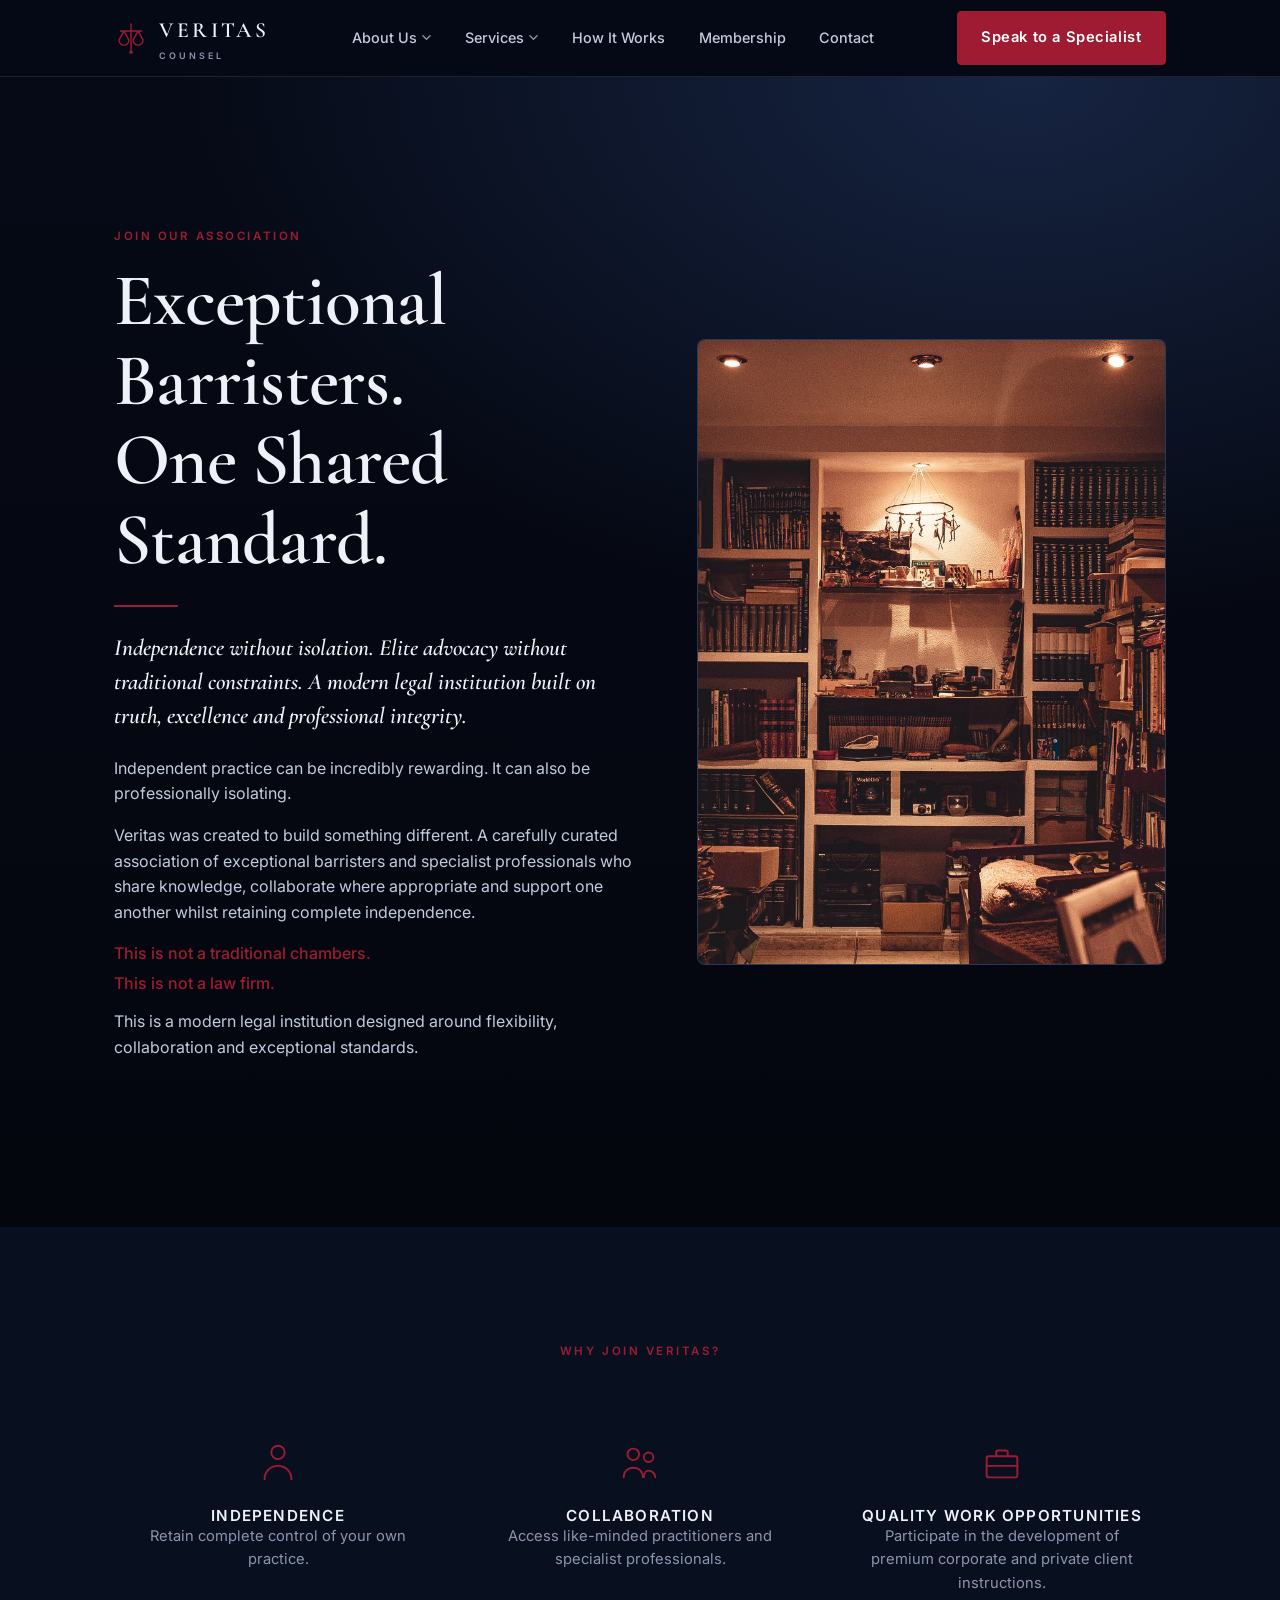
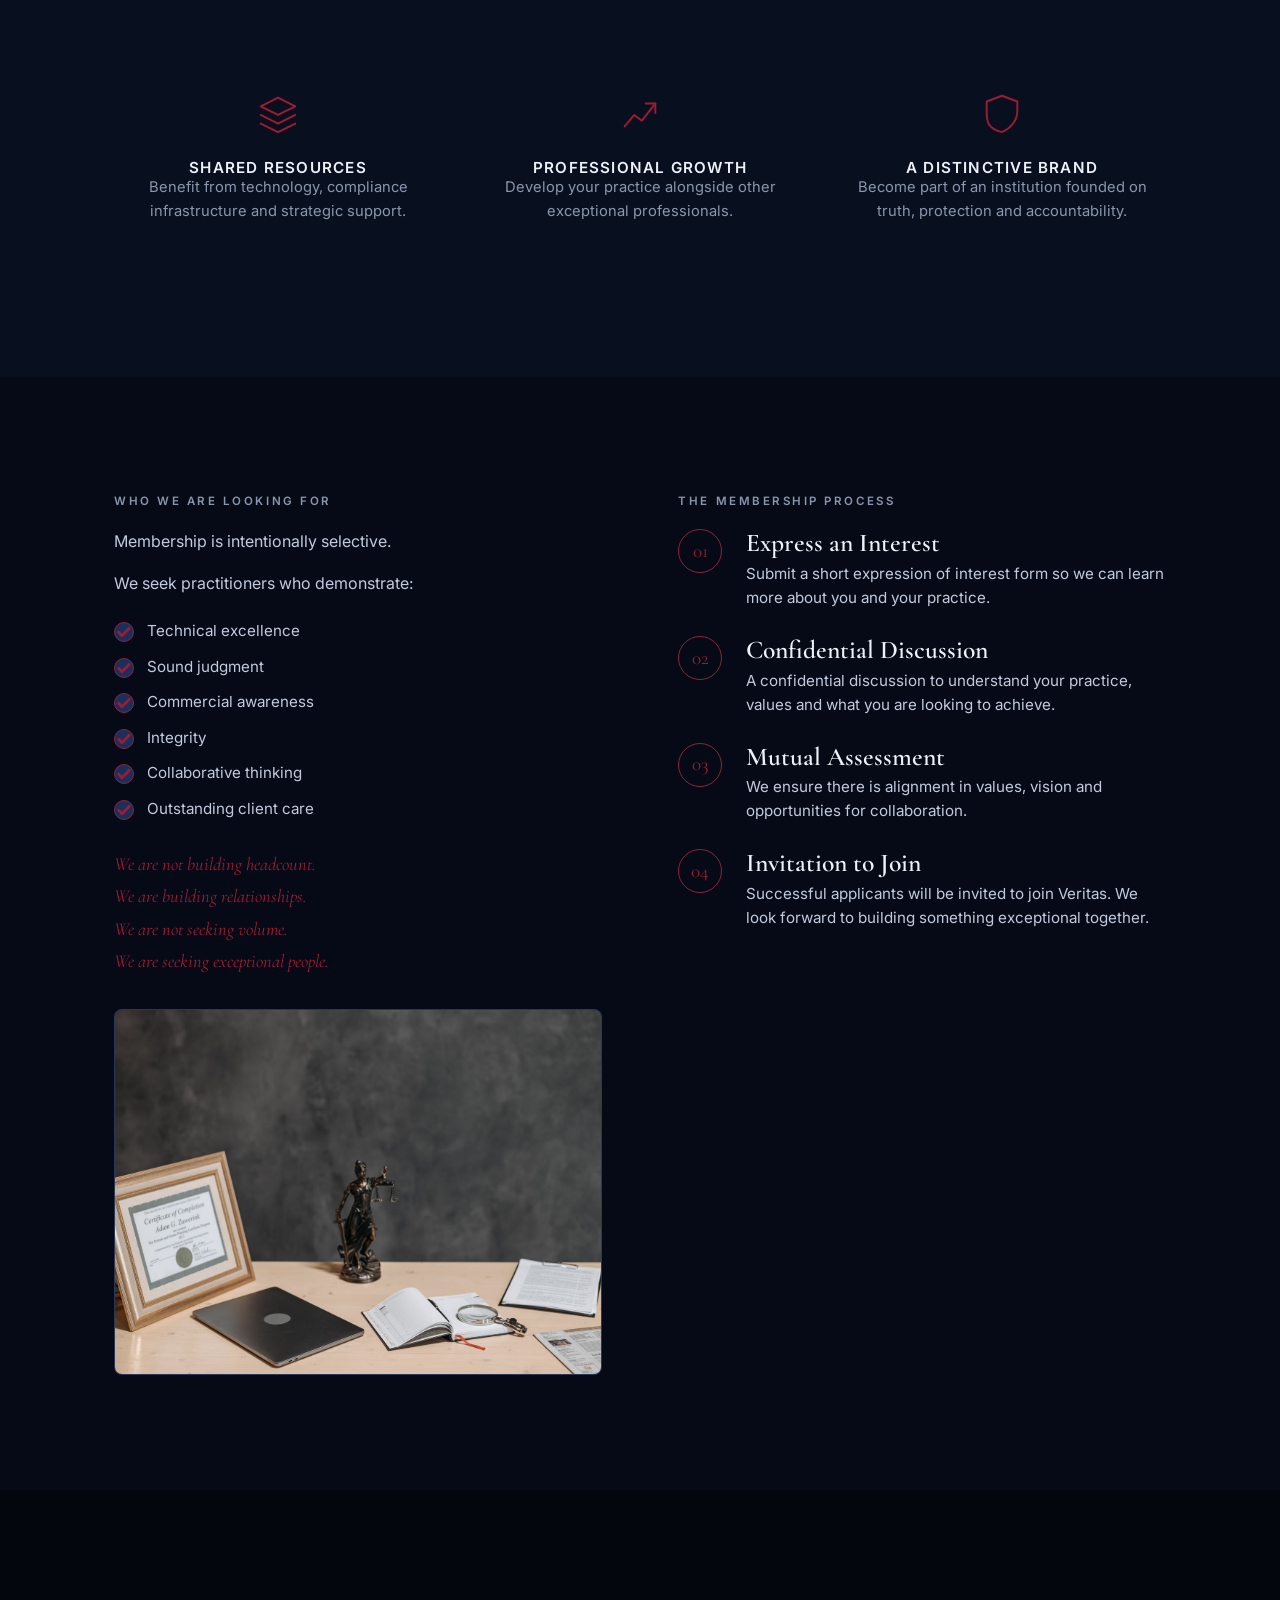
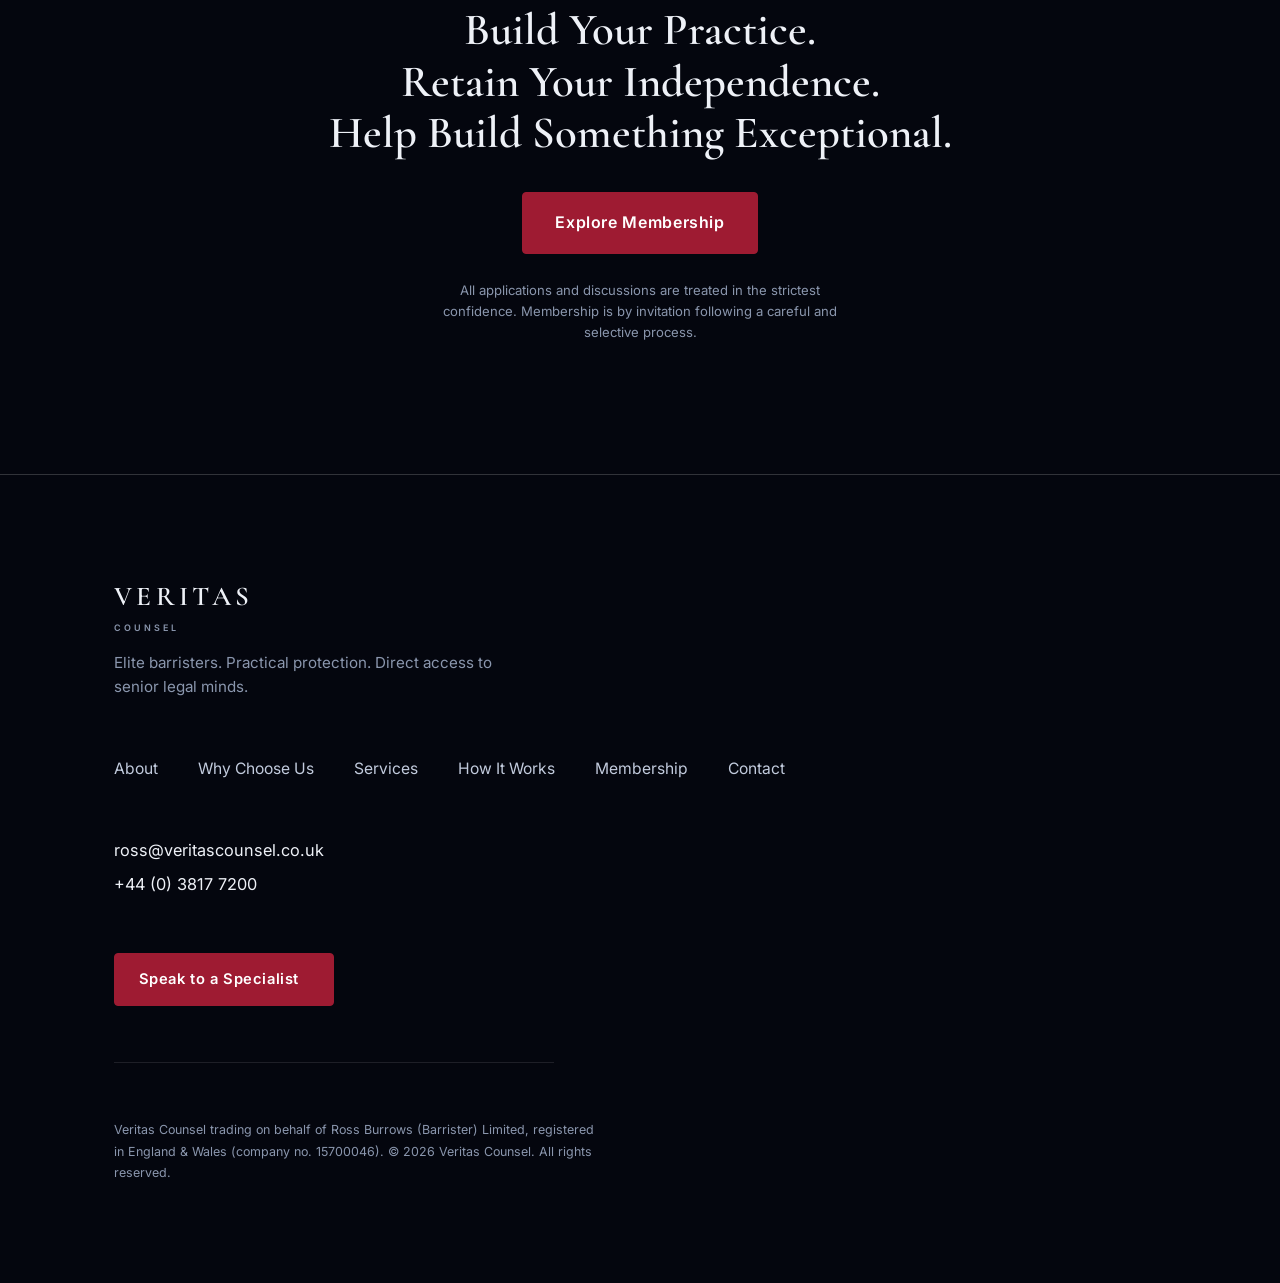
<file: membership.html>
<!DOCTYPE html>
<html lang="en-GB">
<head>
  <meta charset="UTF-8" />
  <meta name="viewport" content="width=device-width, initial-scale=1.0" />
  <title>Membership — Veritas Counsel</title>
  <meta name="description" content="Join the Veritas Counsel association of exceptional barristers. Independence without isolation — elite advocacy, shared resources and professional growth." />
  <link rel="preconnect" href="https://fonts.googleapis.com" />
  <link rel="preconnect" href="https://fonts.gstatic.com" crossorigin />
  <link href="https://fonts.googleapis.com/css2?family=Cormorant+Garamond:wght@500;600;700&family=Inter:wght@400;500;600&display=swap" rel="stylesheet" />
  <link rel="stylesheet" href="css/styles.css" />
  <style>
    /* Membership-specific overrides — CSS variables only */
    .hero--membership .lead-italic {
      font-family: var(--ff-serif);
      font-size: clamp(1.15rem, 2.2vw, 1.45rem);
      font-weight: 600;
      font-style: italic;
      color: var(--text);
      line-height: 1.45;
      margin-bottom: 1.4rem;
    }
    .accent-lines p {
      color: var(--accent);
      margin-bottom: 0.25rem;
      font-weight: 500;
    }
    .who-process {
      display: grid;
      grid-template-columns: 1fr 1fr;
      gap: clamp(32px, 6vw, 80px);
      align-items: start;
    }
    .who-process__heading {
      font-family: var(--ff-sans);
      font-size: 0.72rem;
      text-transform: uppercase;
      letter-spacing: 0.22em;
      font-weight: 600;
      color: var(--text-mute);
      margin: 0 0 1.2rem;
    }
    .accent-statement p {
      color: var(--accent);
      font-family: var(--ff-serif);
      font-size: clamp(1rem, 1.8vw, 1.15rem);
      font-style: italic;
      margin-bottom: 0.2rem;
    }
    .membership-cta-wrap {
      text-align: center;
      max-width: 720px;
      margin-inline: auto;
    }
    .membership-cta-wrap h2 {
      font-size: clamp(1.9rem, 4vw, 2.8rem);
      margin-bottom: 2rem;
      line-height: 1.15;
    }
    .membership-fine-print {
      color: var(--text-mute);
      font-size: 0.82rem;
      margin-top: 1.6rem;
      max-width: 54ch;
      margin-inline: auto;
    }
    @media (max-width: 820px) {
      .who-process { grid-template-columns: 1fr; }
    }
  </style>
</head>
<body>

  <!-- ===================== HEADER ===================== -->
  <header class="site-header">
    <div class="container">
      <nav class="nav" id="nav">
        <a class="brand" href="index.html" aria-label="Veritas Counsel home">
          <svg class="brand__mark" viewBox="0 0 48 48" fill="none" xmlns="http://www.w3.org/2000/svg" aria-hidden="true">
            <path d="M24 4v40M9 14h30M14 14l-7 13a7 7 0 0014 0L14 14zM34 14l-7 13a7 7 0 0014 0L34 14z" stroke="#9e1b32" stroke-width="2" stroke-linecap="round" stroke-linejoin="round"/>
            <circle cx="24" cy="44" r="2.4" fill="#9e1b32"/>
          </svg>
          <span class="brand__name">VERITAS<small>COUNSEL</small></span>
        </a>

        <button class="nav__toggle" aria-label="Menu" aria-expanded="false">
          <span></span><span></span><span></span>
        </button>

        <ul class="nav__menu">
          <li class="has-dropdown">
            <a class="nav__link" href="about.html">About Us
              <svg class="caret" viewBox="0 0 10 6" fill="none"><path d="M1 1l4 4 4-4" stroke="currentColor" stroke-width="1.5" stroke-linecap="round"/></svg>
            </a>
            <ul class="dropdown">
              <li><a href="about.html">Overview</a></li>
              <li><a href="why-choose-us.html">Why Choose Us</a></li>
              <li><a href="what-we-do.html">What We Do</a></li>
            </ul>
          </li>
          <li class="has-dropdown">
            <a class="nav__link" href="what-we-do.html">Services
              <svg class="caret" viewBox="0 0 10 6" fill="none"><path d="M1 1l4 4 4-4" stroke="currentColor" stroke-width="1.5" stroke-linecap="round"/></svg>
            </a>
            <ul class="dropdown">
              <li><a href="what-we-do.html">Overview</a></li>
              <li><a href="corporate-protection.html">Corporate Protection Programme™</a></li>
              <li><a href="corporate-debt-recovery.html">Corporate Debt Recovery Programme™</a></li>
              <li><a href="lifetime-planning.html">Corporate Lifetime Planning Programme™</a></li>
              <li><a href="what-we-do.html">Corporate Training Programme™</a></li>
            </ul>
          </li>
          <li><a class="nav__link" href="how-it-works.html">How It Works</a></li>
          <li><a class="nav__link" href="membership.html">Membership</a></li>
          <li><a class="nav__link" href="contact.html">Contact</a></li>
        </ul>

        <div class="nav__cta">
          <a class="btn btn--primary nav__speak" data-calendly href="contact.html" aria-label="Speak to a specialist">
            <svg class="nav__speak-icon" viewBox="0 0 24 24" fill="none" stroke="currentColor" stroke-width="2" stroke-linecap="round" stroke-linejoin="round" aria-hidden="true"><path d="M21 11.5a8.38 8.38 0 0 1-8.5 8.5 9.4 9.4 0 0 1-4-.9L3 20l1.4-4.5A8.38 8.38 0 0 1 3.5 11 8.5 8.5 0 0 1 12 2.5a8.38 8.38 0 0 1 8.5 8.5z"/></svg>
            <span class="nav__speak-text">Speak to a Specialist</span>
          </a>
        </div>
      </nav>
    </div>
  </header>

  <!-- ===================== HERO ===================== -->
  <section class="hero hero--split hero--membership">
    <div class="container">
      <div class="hero__inner">
        <p class="eyebrow">Join Our Association</p>
        <h1>Exceptional Barristers.<br>One Shared Standard.</h1>
        <hr class="rule" />
        <p class="lead-italic">Independence without isolation. Elite advocacy without traditional constraints. A modern legal institution built on truth, excellence and professional integrity.</p>
        <p style="color:var(--text-soft);">Independent practice can be incredibly rewarding. It can also be professionally isolating.</p>
        <p style="color:var(--text-soft);">Veritas was created to build something different. A carefully curated association of exceptional barristers and specialist professionals who share knowledge, collaborate where appropriate and support one another whilst retaining complete independence.</p>
        <div class="accent-lines">
          <p>This is not a traditional chambers.</p>
          <p>This is not a law firm.</p>
        </div>
        <p style="color:var(--text-soft); margin-top:0.8rem;">This is a modern legal institution designed around flexibility, collaboration and exceptional standards.</p>
      </div>
      <img class="img-real" data-ratio="3-4" src="assets/membership-library.jpg" alt="A grand law library interior" loading="lazy">
    </div>
  </section>

  <!-- ===================== WHY JOIN VERITAS? ===================== -->
  <section class="section section--alt">
    <div class="container">
      <div class="section__head center">
        <p class="eyebrow">Why Join Veritas?</p>
      </div>
      <div class="grid grid--3">

        <!-- 1 -->
        <div class="feature">
          <svg class="feature__icon" viewBox="0 0 48 48" fill="none" stroke="currentColor" stroke-width="2" stroke-linecap="round" stroke-linejoin="round" aria-hidden="true">
            <circle cx="24" cy="14" r="7"/>
            <path d="M10 42c0-8 6-14 14-14s14 6 14 14"/>
          </svg>
          <h3>Independence</h3>
          <p>Retain complete control of your own practice.</p>
        </div>

        <!-- 2 -->
        <div class="feature">
          <svg class="feature__icon" viewBox="0 0 48 48" fill="none" stroke="currentColor" stroke-width="2" stroke-linecap="round" stroke-linejoin="round" aria-hidden="true">
            <circle cx="17" cy="16" r="6"/>
            <circle cx="33" cy="19" r="5"/>
            <path d="M7 40c0-6 4-10 10-10s10 4 10 10"/>
            <path d="M28 40c0-4 2-7 5-7s7 3 7 7"/>
          </svg>
          <h3>Collaboration</h3>
          <p>Access like-minded practitioners and specialist professionals.</p>
        </div>

        <!-- 3 -->
        <div class="feature">
          <svg class="feature__icon" viewBox="0 0 48 48" fill="none" stroke="currentColor" stroke-width="2" stroke-linecap="round" stroke-linejoin="round" aria-hidden="true">
            <rect x="8" y="18" width="32" height="22" rx="2"/>
            <path d="M18 18v-4a2 2 0 012-2h8a2 2 0 012 2v4"/>
            <path d="M8 28h32"/>
          </svg>
          <h3>Quality Work Opportunities</h3>
          <p>Participate in the development of premium corporate and private client instructions.</p>
        </div>

        <!-- 4 -->
        <div class="feature">
          <svg class="feature__icon" viewBox="0 0 48 48" fill="none" stroke="currentColor" stroke-width="2" stroke-linecap="round" stroke-linejoin="round" aria-hidden="true">
            <path d="M24 8l18 9-18 9L6 17z"/>
            <path d="M6 26l18 9 18-9"/>
            <path d="M6 35l18 9 18-9"/>
          </svg>
          <h3>Shared Resources</h3>
          <p>Benefit from technology, compliance infrastructure and strategic support.</p>
        </div>

        <!-- 5 -->
        <div class="feature">
          <svg class="feature__icon" viewBox="0 0 48 48" fill="none" stroke="currentColor" stroke-width="2" stroke-linecap="round" stroke-linejoin="round" aria-hidden="true">
            <polyline points="8,38 18,26 26,32 40,14"/>
            <polyline points="30,14 40,14 40,24"/>
          </svg>
          <h3>Professional Growth</h3>
          <p>Develop your practice alongside other exceptional professionals.</p>
        </div>

        <!-- 6 -->
        <div class="feature">
          <svg class="feature__icon" viewBox="0 0 48 48" fill="none" stroke="currentColor" stroke-width="2" stroke-linecap="round" stroke-linejoin="round" aria-hidden="true">
            <path d="M24 6l16 6v10c0 10-7 18-16 22C8 40 8 32 8 22V12z"/>
          </svg>
          <h3>A Distinctive Brand</h3>
          <p>Become part of an institution founded on truth, protection and accountability.</p>
        </div>

      </div>
    </div>
  </section>

  <!-- ===================== WHO / PROCESS ===================== -->
  <section class="section">
    <div class="container">
      <div class="who-process">

        <!-- LEFT: Who we are looking for -->
        <div>
          <p class="who-process__heading">Who We Are Looking For</p>
          <p style="color:var(--text-soft);">Membership is intentionally selective.</p>
          <p style="color:var(--text-soft); margin-bottom:1.4rem;">We seek practitioners who demonstrate:</p>
          <ul class="checklist">
            <li>Technical excellence</li>
            <li>Sound judgment</li>
            <li>Commercial awareness</li>
            <li>Integrity</li>
            <li>Collaborative thinking</li>
            <li>Outstanding client care</li>
          </ul>
          <div class="accent-statement" style="margin-top:1.8rem;">
            <p>We are not building headcount.</p>
            <p>We are building relationships.</p>
            <p>We are not seeking volume.</p>
            <p>We are seeking exceptional people.</p>
          </div>
          <img class="img-real" data-ratio="4-3" src="assets/membership-pen.jpg" alt="A pen resting on legal documents" loading="lazy" style="margin-top:2rem;">
        </div>

        <!-- RIGHT: The Membership Process -->
        <div>
          <p class="who-process__heading">The Membership Process</p>
          <div class="steps">

            <div class="step">
              <div class="step__num">01</div>
              <div>
                <h3>Express an Interest</h3>
                <p>Submit a short expression of interest form so we can learn more about you and your practice.</p>
              </div>
            </div>

            <div class="step">
              <div class="step__num">02</div>
              <div>
                <h3>Confidential Discussion</h3>
                <p>A confidential discussion to understand your practice, values and what you are looking to achieve.</p>
              </div>
            </div>

            <div class="step">
              <div class="step__num">03</div>
              <div>
                <h3>Mutual Assessment</h3>
                <p>We ensure there is alignment in values, vision and opportunities for collaboration.</p>
              </div>
            </div>

            <div class="step">
              <div class="step__num">04</div>
              <div>
                <h3>Invitation to Join</h3>
                <p>Successful applicants will be invited to join Veritas. We look forward to building something exceptional together.</p>
              </div>
            </div>

          </div>
        </div>

      </div>
    </div>
  </section>

  <!-- ===================== CLOSING CTA ===================== -->
  <section class="section section--deep">
    <div class="container">
      <div class="membership-cta-wrap">
        <h2>Build Your Practice.<br>Retain Your Independence.<br>Help Build Something Exceptional.</h2>
        <a class="btn btn--primary btn--lg" data-calendly href="contact.html">Explore Membership</a>
        <p class="membership-fine-print">All applications and discussions are treated in the strictest confidence. Membership is by invitation following a careful and selective process.</p>
      </div>
    </div>
  </section>

  <!-- ===================== FOOTER ===================== -->
  <footer class="site-footer">
    <div class="container footer__inner">
      <div class="footer__brand">
        <span class="brand__name">VERITAS<small>COUNSEL</small></span>
        <p class="footer__tag">Elite barristers. Practical protection. Direct access to senior legal minds.</p>
      </div>

      <nav class="footer__nav" aria-label="Footer">
        <a href="about.html">About</a>
        <a href="why-choose-us.html">Why Choose Us</a>
        <a href="what-we-do.html">Services</a>
        <a href="how-it-works.html">How It Works</a>
        <a href="membership.html">Membership</a>
        <a href="contact.html">Contact</a>
      </nav>

      <div class="footer__contact">
        <a href="mailto:ross@veritascounsel.co.uk">ross@veritascounsel.co.uk</a>
        <a href="tel:+443817200">+44 (0) 3817 7200</a>
      </div>

      <a class="btn btn--primary" data-calendly href="contact.html">Speak to a Specialist</a>

      <hr class="footer__rule" />
      <p class="footer__legal">Veritas Counsel trading on behalf of Ross Burrows (Barrister) Limited, registered in England &amp; Wales (company no. 15700046). &copy; <span id="year">2026</span> Veritas Counsel. All rights reserved.</p>
    </div>
  </footer>

  <script src="js/main.js"></script>
</body>
</html>
</file>
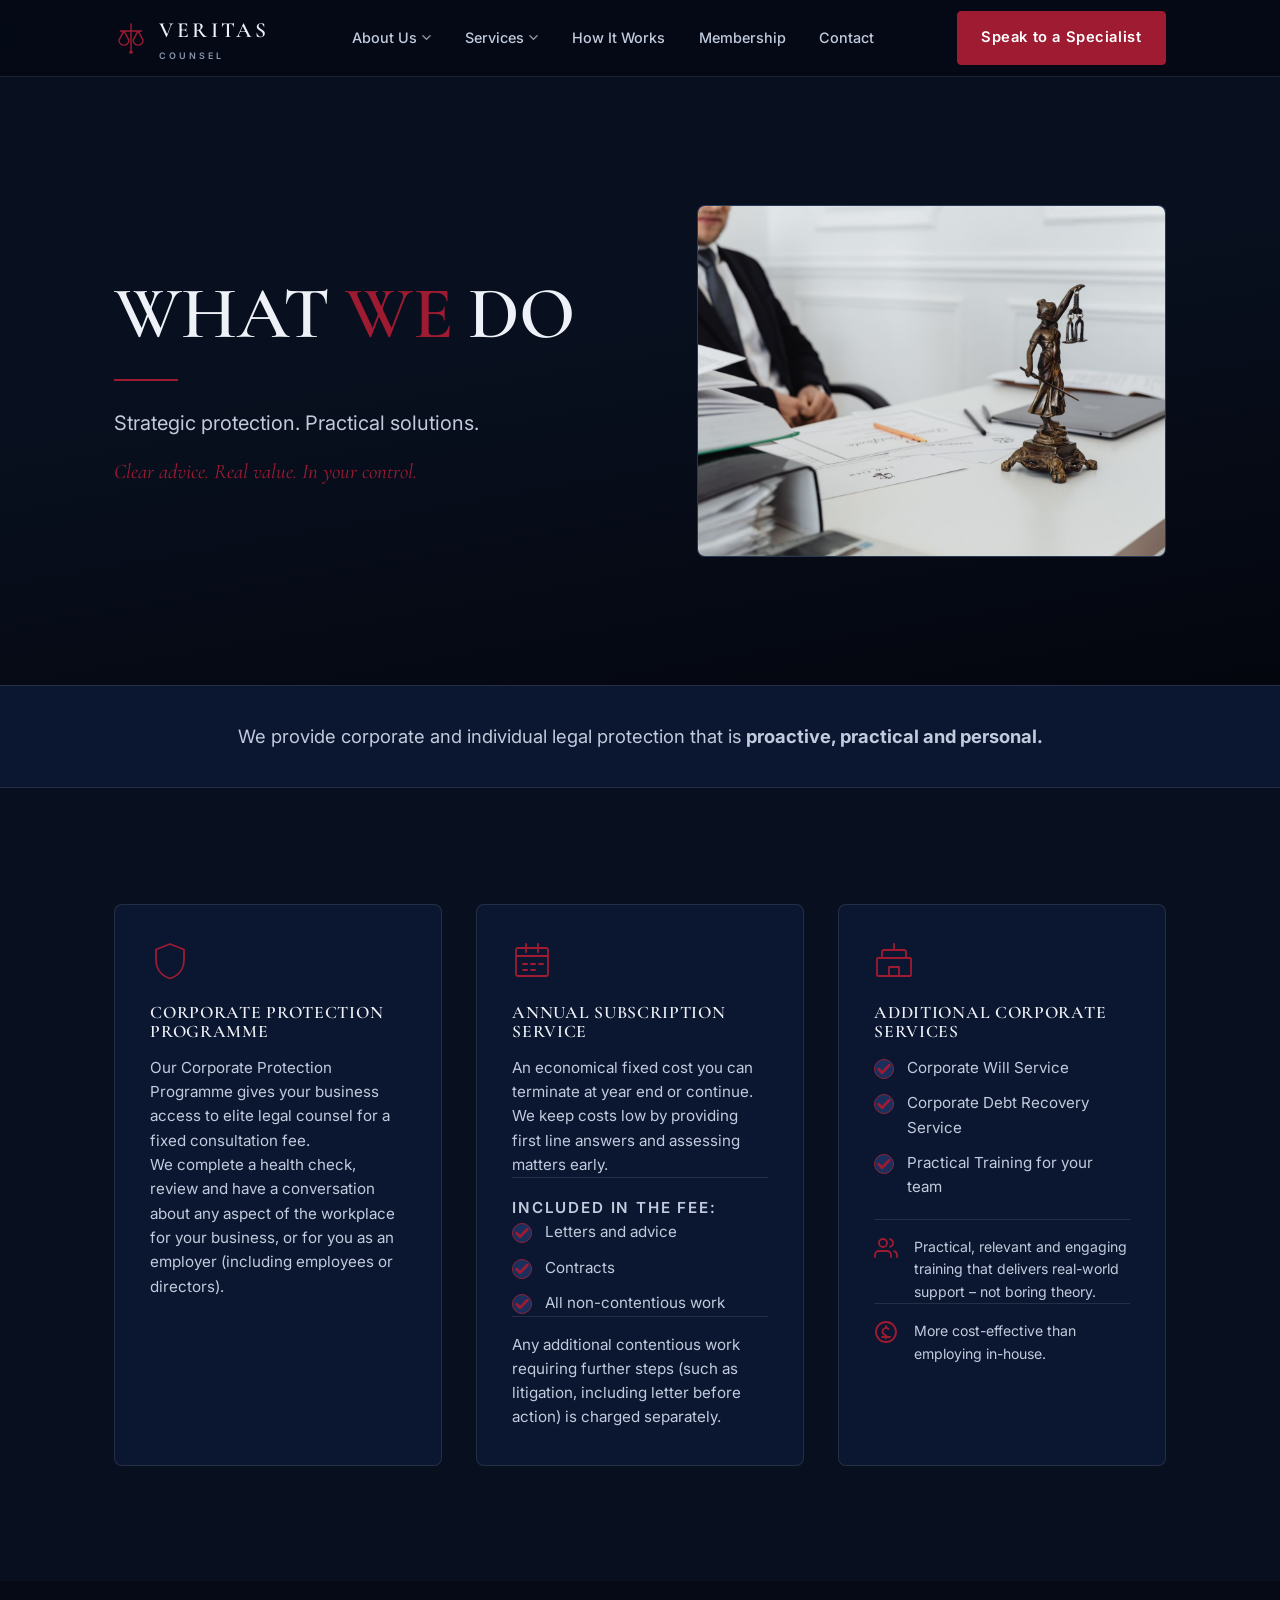
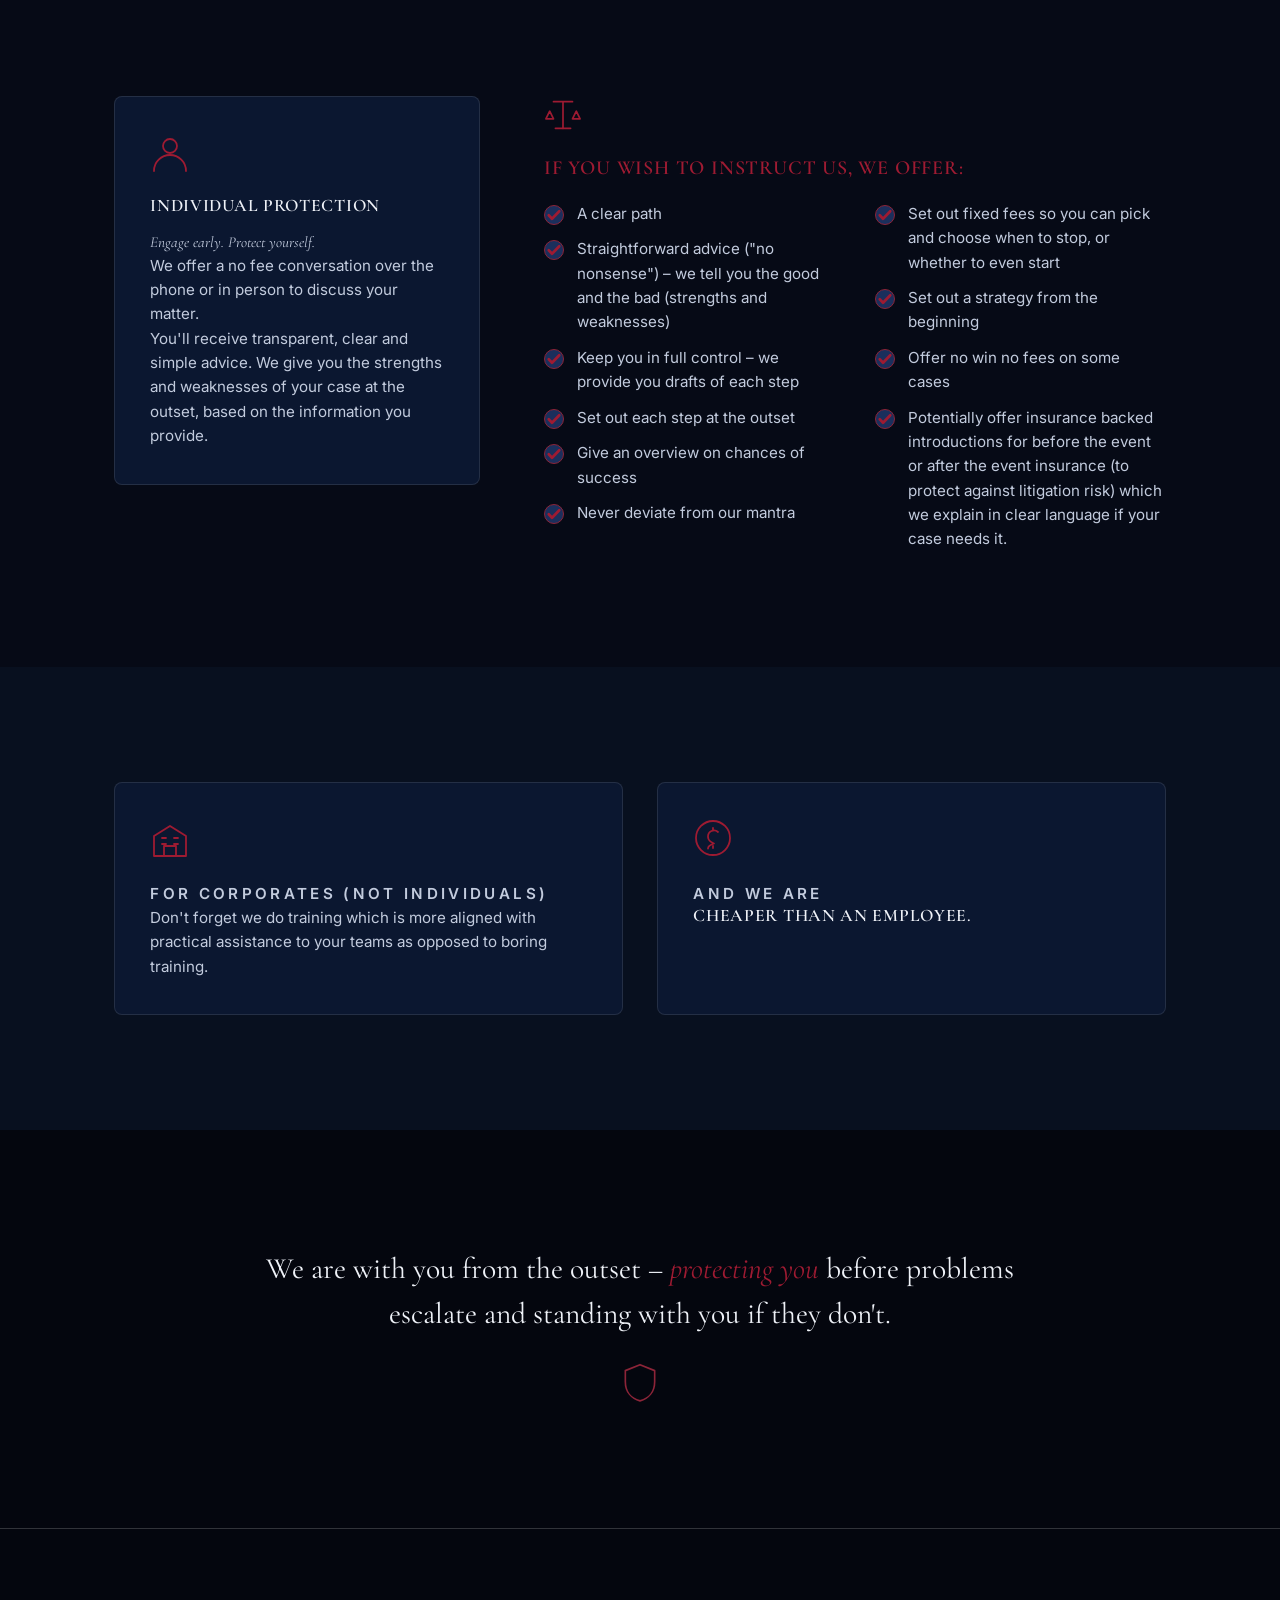
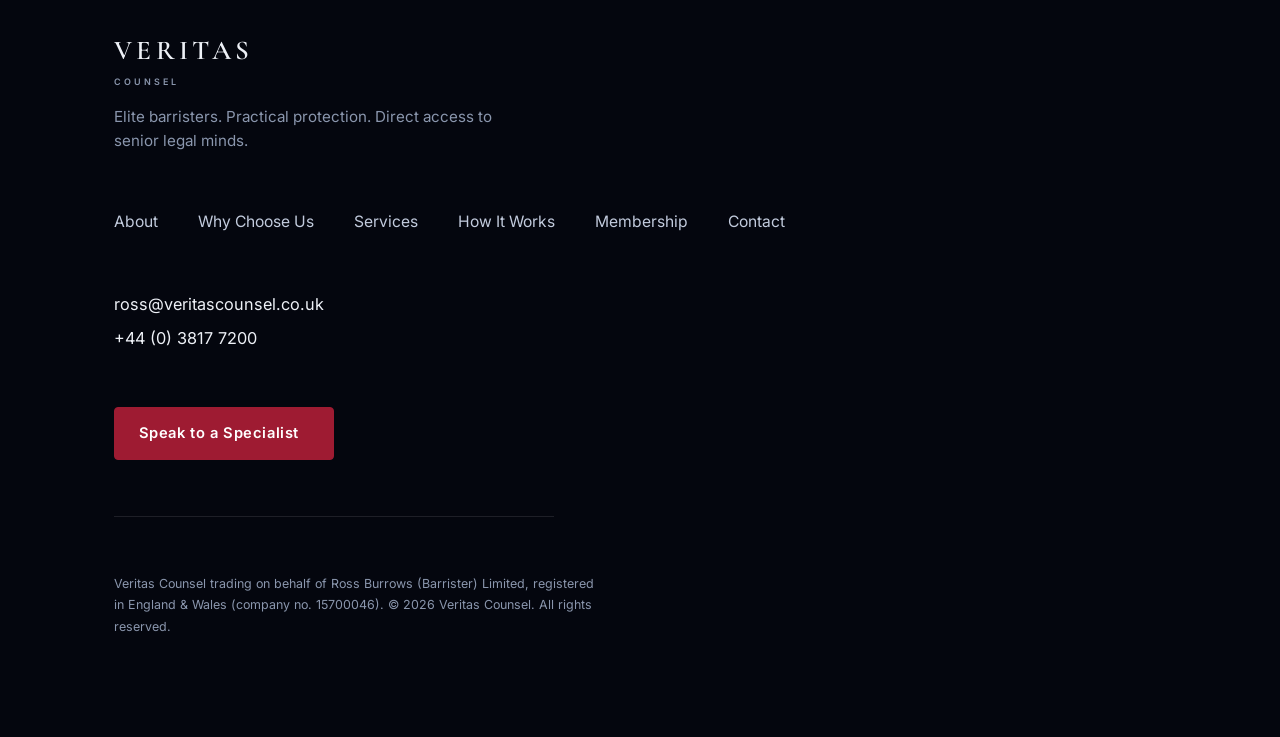
<file: what-we-do.html>
<!DOCTYPE html>
<html lang="en-GB">
<head>
  <meta charset="UTF-8" />
  <meta name="viewport" content="width=device-width, initial-scale=1.0" />
  <title>What We Do — Veritas Counsel</title>
  <meta name="description" content="Corporate Protection Programme, Annual Subscription Service and individual legal protection. Strategic protection. Practical solutions." />
  <link rel="preconnect" href="https://fonts.googleapis.com" />
  <link rel="preconnect" href="https://fonts.gstatic.com" crossorigin />
  <link href="https://fonts.googleapis.com/css2?family=Cormorant+Garamond:wght@500;600;700&family=Inter:wght@400;500;600&display=swap" rel="stylesheet" />
  <link rel="stylesheet" href="css/styles.css" />
  <style>
    /* ── What We Do — page-specific additions (CSS variables only) ── */

    /* Hero */
    .hero-wwd {
      background: linear-gradient(170deg, var(--navy-850) 40%, var(--navy-950) 100%);
      padding-block: clamp(64px, 10vw, 130px);
    }
    .hero-wwd .container {
      display: grid;
      grid-template-columns: 1.05fr 0.95fr;
      gap: clamp(28px, 5vw, 64px);
      align-items: center;
    }
    .hero-wwd h1 { margin-bottom: 0.5rem; }
    .hero-wwd .wwd-accent { color: var(--accent); }
    .hero-wwd .hero-italic {
      font-family: var(--ff-serif);
      font-size: clamp(1.05rem, 1.8vw, 1.3rem);
      font-style: italic;
      color: var(--accent);
      margin-bottom: 0;
    }

    /* Intro band */
    .intro-band {
      background: var(--navy-800);
      padding-block: clamp(20px, 3.5vw, 36px);
      border-block: 1px solid var(--line);
    }
    .intro-band p {
      font-size: clamp(1rem, 1.5vw, 1.15rem);
      color: var(--text-soft);
      max-width: 76ch;
      margin-inline: auto;
      margin-bottom: 0;
      text-align: center;
    }

    /* Card sub-heading (Included in the fee) */
    .card__sub-head {
      font-size: 0.78rem;
      font-weight: 600;
      text-transform: uppercase;
      letter-spacing: 0.12em;
      color: var(--accent);
      margin: 1.2rem 0 0.7rem;
      padding-top: 1.1rem;
      border-top: 1px solid var(--line);
    }

    /* Small footnote text within card */
    .card__note {
      margin-top: 1rem;
      padding-top: 1rem;
      border-top: 1px solid var(--line);
      font-size: 0.88rem;
      color: var(--text-mute);
      margin-bottom: 0;
    }

    /* Icon + text rows at bottom of Additional Corporate Services */
    .card__info-rows { margin-top: 1.2rem; display: grid; gap: 0; }
    .card__info-row {
      display: grid;
      grid-template-columns: 28px 1fr;
      gap: 0.75rem;
      align-items: start;
      padding-top: 1rem;
      border-top: 1px solid var(--line);
    }
    .card__info-row svg { color: var(--accent); flex-shrink: 0; }
    .card__info-row p { font-size: 0.88rem; color: var(--text-soft); margin: 0; }

    /* Upper-case card headings for service cards */
    .card--upper h3 {
      text-transform: uppercase;
      letter-spacing: 0.04em;
      font-size: clamp(0.95rem, 1.5vw, 1.1rem);
      margin-bottom: 0.9rem;
    }

    /* Italic accent tagline inside Individual Protection */
    .indiv-italic {
      font-family: var(--ff-serif);
      font-style: italic;
      color: var(--accent);
      font-size: clamp(1.05rem, 1.8vw, 1.25rem);
      margin-bottom: 0.8rem;
      margin-top: 0.2rem;
    }

    /* Lower two-column layout: Individual + Instruct */
    .wwd-lower-grid {
      display: grid;
      grid-template-columns: 1fr 1.7fr;
      gap: clamp(28px, 5vw, 64px);
      align-items: start;
    }

    /* "If you wish to instruct us" block */
    .instruct-block { }
    .instruct-block > svg { color: var(--accent); margin-bottom: 1rem; }
    .instruct-block h3 {
      text-transform: uppercase;
      letter-spacing: 0.04em;
      font-size: clamp(1rem, 1.8vw, 1.25rem);
      margin-bottom: 1.4rem;
      color: var(--accent);
    }

    /* Two side-by-side checklists */
    .instruct-lists {
      display: grid;
      grid-template-columns: 1fr 1fr;
      gap: 0 2.5rem;
      align-items: start;
    }

    /* Two-column box row */
    .boxes-grid {
      display: grid;
      grid-template-columns: 1fr 1fr;
      gap: clamp(20px, 3vw, 34px);
    }

    /* Closing CTA */
    .cta-closing { text-align: center; }
    .cta-closing p {
      font-family: var(--ff-serif);
      font-size: clamp(1.25rem, 2.5vw, 1.85rem);
      color: var(--text);
      max-width: 58ch;
      margin-inline: auto;
      line-height: 1.55;
      margin-bottom: 1.5rem;
    }
    .cta-closing em { font-style: italic; color: var(--accent); }
    .cta-closing .cta-icon { color: var(--accent-soft); }

    /* Responsive collapses */
    @media (max-width: 820px) {
      .hero-wwd .container { grid-template-columns: 1fr; }
      .wwd-lower-grid { grid-template-columns: 1fr; }
      .boxes-grid { grid-template-columns: 1fr; }
      .instruct-lists { grid-template-columns: 1fr; }
    }
  </style>
</head>
<body>

  <!-- ===================== HEADER ===================== -->
  <header class="site-header">
    <div class="container">
      <nav class="nav" id="nav">
        <a class="brand" href="index.html" aria-label="Veritas Counsel home">
          <svg class="brand__mark" viewBox="0 0 48 48" fill="none" xmlns="http://www.w3.org/2000/svg" aria-hidden="true">
            <path d="M24 4v40M9 14h30M14 14l-7 13a7 7 0 0014 0L14 14zM34 14l-7 13a7 7 0 0014 0L34 14z" stroke="#9e1b32" stroke-width="2" stroke-linecap="round" stroke-linejoin="round"/>
            <circle cx="24" cy="44" r="2.4" fill="#9e1b32"/>
          </svg>
          <span class="brand__name">VERITAS<small>COUNSEL</small></span>
        </a>

        <button class="nav__toggle" aria-label="Menu" aria-expanded="false">
          <span></span><span></span><span></span>
        </button>

        <ul class="nav__menu">
          <li class="has-dropdown">
            <a class="nav__link" href="about.html">About Us
              <svg class="caret" viewBox="0 0 10 6" fill="none"><path d="M1 1l4 4 4-4" stroke="currentColor" stroke-width="1.5" stroke-linecap="round"/></svg>
            </a>
            <ul class="dropdown">
              <li><a href="about.html">Overview</a></li>
              <li><a href="why-choose-us.html">Why Choose Us</a></li>
              <li><a href="what-we-do.html">What We Do</a></li>
            </ul>
          </li>
          <li class="has-dropdown">
            <a class="nav__link" href="what-we-do.html">Services
              <svg class="caret" viewBox="0 0 10 6" fill="none"><path d="M1 1l4 4 4-4" stroke="currentColor" stroke-width="1.5" stroke-linecap="round"/></svg>
            </a>
            <ul class="dropdown">
              <li><a href="what-we-do.html">Overview</a></li>
              <li><a href="corporate-protection.html">Corporate Protection Programme™</a></li>
              <li><a href="corporate-debt-recovery.html">Corporate Debt Recovery Programme™</a></li>
              <li><a href="lifetime-planning.html">Corporate Lifetime Planning Programme™</a></li>
              <li><a href="what-we-do.html">Corporate Training Programme™</a></li>
            </ul>
          </li>
          <li><a class="nav__link" href="how-it-works.html">How It Works</a></li>
          <li><a class="nav__link" href="membership.html">Membership</a></li>
          <li><a class="nav__link" href="contact.html">Contact</a></li>
        </ul>

        <div class="nav__cta">
          <a class="btn btn--primary nav__speak" data-calendly href="contact.html" aria-label="Speak to a specialist">
            <svg class="nav__speak-icon" viewBox="0 0 24 24" fill="none" stroke="currentColor" stroke-width="2" stroke-linecap="round" stroke-linejoin="round" aria-hidden="true"><path d="M21 11.5a8.38 8.38 0 0 1-8.5 8.5 9.4 9.4 0 0 1-4-.9L3 20l1.4-4.5A8.38 8.38 0 0 1 3.5 11 8.5 8.5 0 0 1 12 2.5a8.38 8.38 0 0 1 8.5 8.5z"/></svg>
            <span class="nav__speak-text">Speak to a Specialist</span>
          </a>
        </div>
      </nav>
    </div>
  </header>

  <!-- ===================== HERO ===================== -->
  <section class="hero-wwd">
    <div class="container">
      <div>
        <h1>WHAT <span class="wwd-accent">WE</span> DO</h1>
        <hr class="rule" />
        <p class="lead">Strategic protection. Practical solutions.</p>
        <p class="hero-italic">Clear advice. Real value. In your control.</p>
      </div>
      <img class="img-real" data-ratio="4-3" src="assets/services-office.jpg" alt="Legal documents and Lady Justice on a desk" loading="lazy">
    </div>
  </section>

  <!-- ===================== INTRO BAND ===================== -->
  <div class="intro-band">
    <div class="container">
      <p>We provide corporate and individual legal protection that is <strong>proactive, practical and personal.</strong></p>
    </div>
  </div>

  <!-- ===================== THREE SERVICES ===================== -->
  <section class="section section--alt">
    <div class="container">
      <div class="grid grid--3">

        <!-- Corporate Protection Programme -->
        <div class="card card--upper">
          <svg class="card__icon" viewBox="0 0 40 40" fill="none" stroke="currentColor" stroke-width="1.8" stroke-linecap="round" stroke-linejoin="round" aria-hidden="true">
            <path d="M20 4l14 5.5v10c0 10-6 16.5-14 19-8-2.5-14-9-14-19V9.5L20 4z"/>
          </svg>
          <h3>Corporate Protection Programme</h3>
          <p>Our Corporate Protection Programme gives your business access to elite legal counsel for a fixed consultation fee.</p>
          <p>We complete a health check, review and have a conversation about any aspect of the workplace for your business, or for you as an employer (including employees or directors).</p>
        </div>

        <!-- Annual Subscription Service -->
        <div class="card card--upper">
          <svg class="card__icon" viewBox="0 0 40 40" fill="none" stroke="currentColor" stroke-width="1.8" stroke-linecap="round" stroke-linejoin="round" aria-hidden="true">
            <rect x="4" y="8" width="32" height="28" rx="2"/>
            <path d="M4 16h32M14 4v8M26 4v8"/>
            <path d="M11 24h4M19 24h4M27 24h4M11 30h4M19 30h4"/>
          </svg>
          <h3>Annual Subscription Service</h3>
          <p>An economical fixed cost you can terminate at year end or continue.</p>
          <p>We keep costs low by providing first line answers and assessing matters early.</p>
          <p class="card__sub-head">Included in the fee:</p>
          <ul class="checklist">
            <li>Letters and advice</li>
            <li>Contracts</li>
            <li>All non-contentious work</li>
          </ul>
          <p class="card__note">Any additional contentious work requiring further steps (such as litigation, including letter before action) is charged separately.</p>
        </div>

        <!-- Additional Corporate Services -->
        <div class="card card--upper">
          <svg class="card__icon" viewBox="0 0 40 40" fill="none" stroke="currentColor" stroke-width="1.8" stroke-linecap="round" stroke-linejoin="round" aria-hidden="true">
            <rect x="3" y="18" width="34" height="18" rx="1"/>
            <path d="M8 18V12a2 2 0 012-2h20a2 2 0 012 2v6"/>
            <path d="M15 36V27h10v9M20 4v6"/>
          </svg>
          <h3>Additional Corporate Services</h3>
          <ul class="checklist">
            <li>Corporate Will Service</li>
            <li>Corporate Debt Recovery Service</li>
            <li>Practical Training for your team</li>
          </ul>
          <div class="card__info-rows">
            <div class="card__info-row">
              <svg viewBox="0 0 24 24" fill="none" stroke="currentColor" stroke-width="1.8" stroke-linecap="round" stroke-linejoin="round" width="24" height="24" aria-hidden="true">
                <path d="M17 21v-2a4 4 0 00-4-4H5a4 4 0 00-4 4v2"/>
                <circle cx="9" cy="7" r="4"/>
                <path d="M23 21v-2a4 4 0 00-3-3.87M16 3.13a4 4 0 010 7.75"/>
              </svg>
              <p>Practical, relevant and engaging training that delivers real-world support – not boring theory.</p>
            </div>
            <div class="card__info-row">
              <svg viewBox="0 0 24 24" fill="none" stroke="currentColor" stroke-width="1.8" stroke-linecap="round" stroke-linejoin="round" width="24" height="24" aria-hidden="true">
                <circle cx="12" cy="12" r="10"/>
                <path d="M14.5 9a3.5 3.5 0 00-6 2.5c0 2.5 2.5 3.5 4 4.5M8 17h8"/>
                <path d="M12 6v1.5M12 17v1.5"/>
              </svg>
              <p>More cost-effective than employing in-house.</p>
            </div>
          </div>
        </div>

      </div>
    </div>
  </section>

  <!-- ===================== INDIVIDUAL PROTECTION + INSTRUCT ===================== -->
  <section class="section">
    <div class="container">
      <div class="wwd-lower-grid">

        <!-- Individual Protection -->
        <div class="card card--upper">
          <svg class="card__icon" viewBox="0 0 40 40" fill="none" stroke="currentColor" stroke-width="1.8" stroke-linecap="round" stroke-linejoin="round" aria-hidden="true">
            <circle cx="20" cy="13" r="7"/>
            <path d="M4 38c0-8.8 7.2-16 16-16s16 7.2 16 16"/>
          </svg>
          <h3>Individual Protection</h3>
          <p class="indiv-italic">Engage early. Protect yourself.</p>
          <p>We offer a no fee conversation over the phone or in person to discuss your matter.</p>
          <p>You'll receive transparent, clear and simple advice. We give you the strengths and weaknesses of your case at the outset, based on the information you provide.</p>
        </div>

        <!-- If you wish to instruct us -->
        <div class="instruct-block">
          <svg viewBox="0 0 40 40" fill="none" stroke="currentColor" stroke-width="1.8" stroke-linecap="round" stroke-linejoin="round" width="38" height="38" aria-hidden="true">
            <path d="M20 6v28M10 6h20"/>
            <path d="M6 16l-4 8h8l-4-8zM34 16l-4 8h8l-4-8z"/>
            <path d="M12 34h16"/>
          </svg>
          <h3>If you wish to instruct us, we offer:</h3>
          <div class="instruct-lists">
            <ul class="checklist">
              <li>A clear path</li>
              <li>Straightforward advice ("no nonsense") – we tell you the good and the bad (strengths and weaknesses)</li>
              <li>Keep you in full control – we provide you drafts of each step</li>
              <li>Set out each step at the outset</li>
              <li>Give an overview on chances of success</li>
              <li>Never deviate from our mantra</li>
            </ul>
            <ul class="checklist">
              <li>Set out fixed fees so you can pick and choose when to stop, or whether to even start</li>
              <li>Set out a strategy from the beginning</li>
              <li>Offer no win no fees on some cases</li>
              <li>Potentially offer insurance backed introductions for before the event or after the event insurance (to protect against litigation risk) which we explain in clear language if your case needs it.</li>
            </ul>
          </div>
        </div>

      </div>
    </div>
  </section>

  <!-- ===================== CORPORATES + CHEAPER ===================== -->
  <section class="section section--alt">
    <div class="container">
      <div class="boxes-grid">

        <div class="card card--upper">
          <svg class="card__icon" viewBox="0 0 40 40" fill="none" stroke="currentColor" stroke-width="1.8" stroke-linecap="round" stroke-linejoin="round" aria-hidden="true">
            <path d="M4 38V18L20 8l16 10v20H4zM14 38V28h12v10"/>
            <path d="M12 20h4M24 20h4M12 26h4M24 26h4"/>
          </svg>
          <p class="eyebrow">For Corporates (not individuals)</p>
          <p>Don't forget we do training which is more aligned with practical assistance to your teams as opposed to boring training.</p>
        </div>

        <div class="card card--upper">
          <svg class="card__icon" viewBox="0 0 40 40" fill="none" stroke="currentColor" stroke-width="1.8" stroke-linecap="round" stroke-linejoin="round" aria-hidden="true">
            <circle cx="20" cy="20" r="17"/>
            <path d="M25 14a6 6 0 00-10 4.5c0 5 6 7 6 7s-6 2-6 5"/>
            <path d="M20 10v2M20 28v2"/>
          </svg>
          <p class="eyebrow">And we are</p>
          <h3>Cheaper than an employee.</h3>
        </div>

      </div>
    </div>
  </section>

  <!-- ===================== CLOSING CTA ===================== -->
  <section class="section section--deep cta-closing">
    <div class="container">
      <p>We are with you from the outset – <em>protecting you</em> before problems escalate and standing with you if they don't.</p>
      <svg class="cta-icon" viewBox="0 0 48 48" fill="none" stroke="currentColor" stroke-width="1.8" stroke-linecap="round" stroke-linejoin="round" width="44" height="44" aria-hidden="true">
        <path d="M24 4l16 6.5v12c0 11.5-7 18.5-16 21-9-2.5-16-9.5-16-21V10.5L24 4z"/>
      </svg>
    </div>
  </section>

  <!-- ===================== FOOTER ===================== -->
  <footer class="site-footer">
    <div class="container footer__inner">
      <div class="footer__brand">
        <span class="brand__name">VERITAS<small>COUNSEL</small></span>
        <p class="footer__tag">Elite barristers. Practical protection. Direct access to senior legal minds.</p>
      </div>

      <nav class="footer__nav" aria-label="Footer">
        <a href="about.html">About</a>
        <a href="why-choose-us.html">Why Choose Us</a>
        <a href="what-we-do.html">Services</a>
        <a href="how-it-works.html">How It Works</a>
        <a href="membership.html">Membership</a>
        <a href="contact.html">Contact</a>
      </nav>

      <div class="footer__contact">
        <a href="mailto:ross@veritascounsel.co.uk">ross@veritascounsel.co.uk</a>
        <a href="tel:+443817200">+44 (0) 3817 7200</a>
      </div>

      <a class="btn btn--primary" data-calendly href="contact.html">Speak to a Specialist</a>

      <hr class="footer__rule" />
      <p class="footer__legal">Veritas Counsel trading on behalf of Ross Burrows (Barrister) Limited, registered in England &amp; Wales (company no. 15700046). &copy; <span id="year">2026</span> Veritas Counsel. All rights reserved.</p>
    </div>
  </footer>

  <script src="js/main.js"></script>
</body>
</html>
</file>
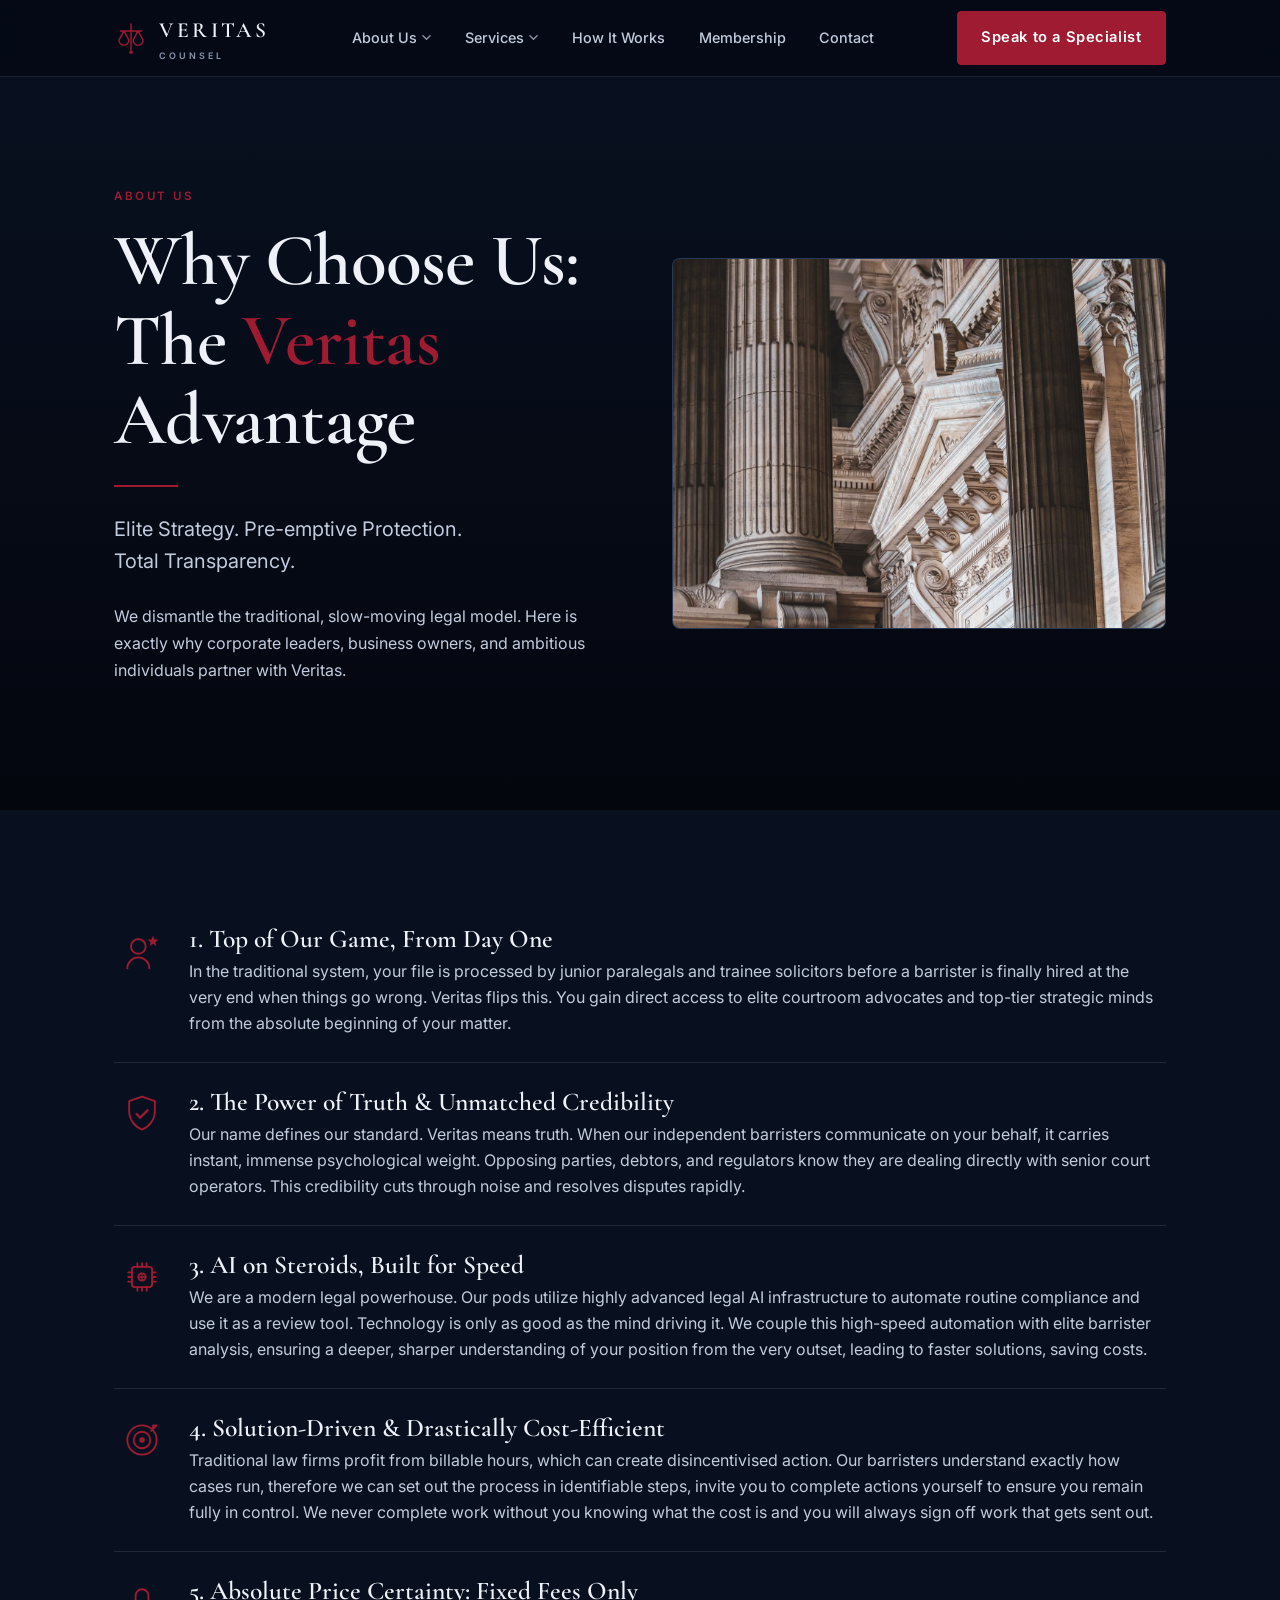
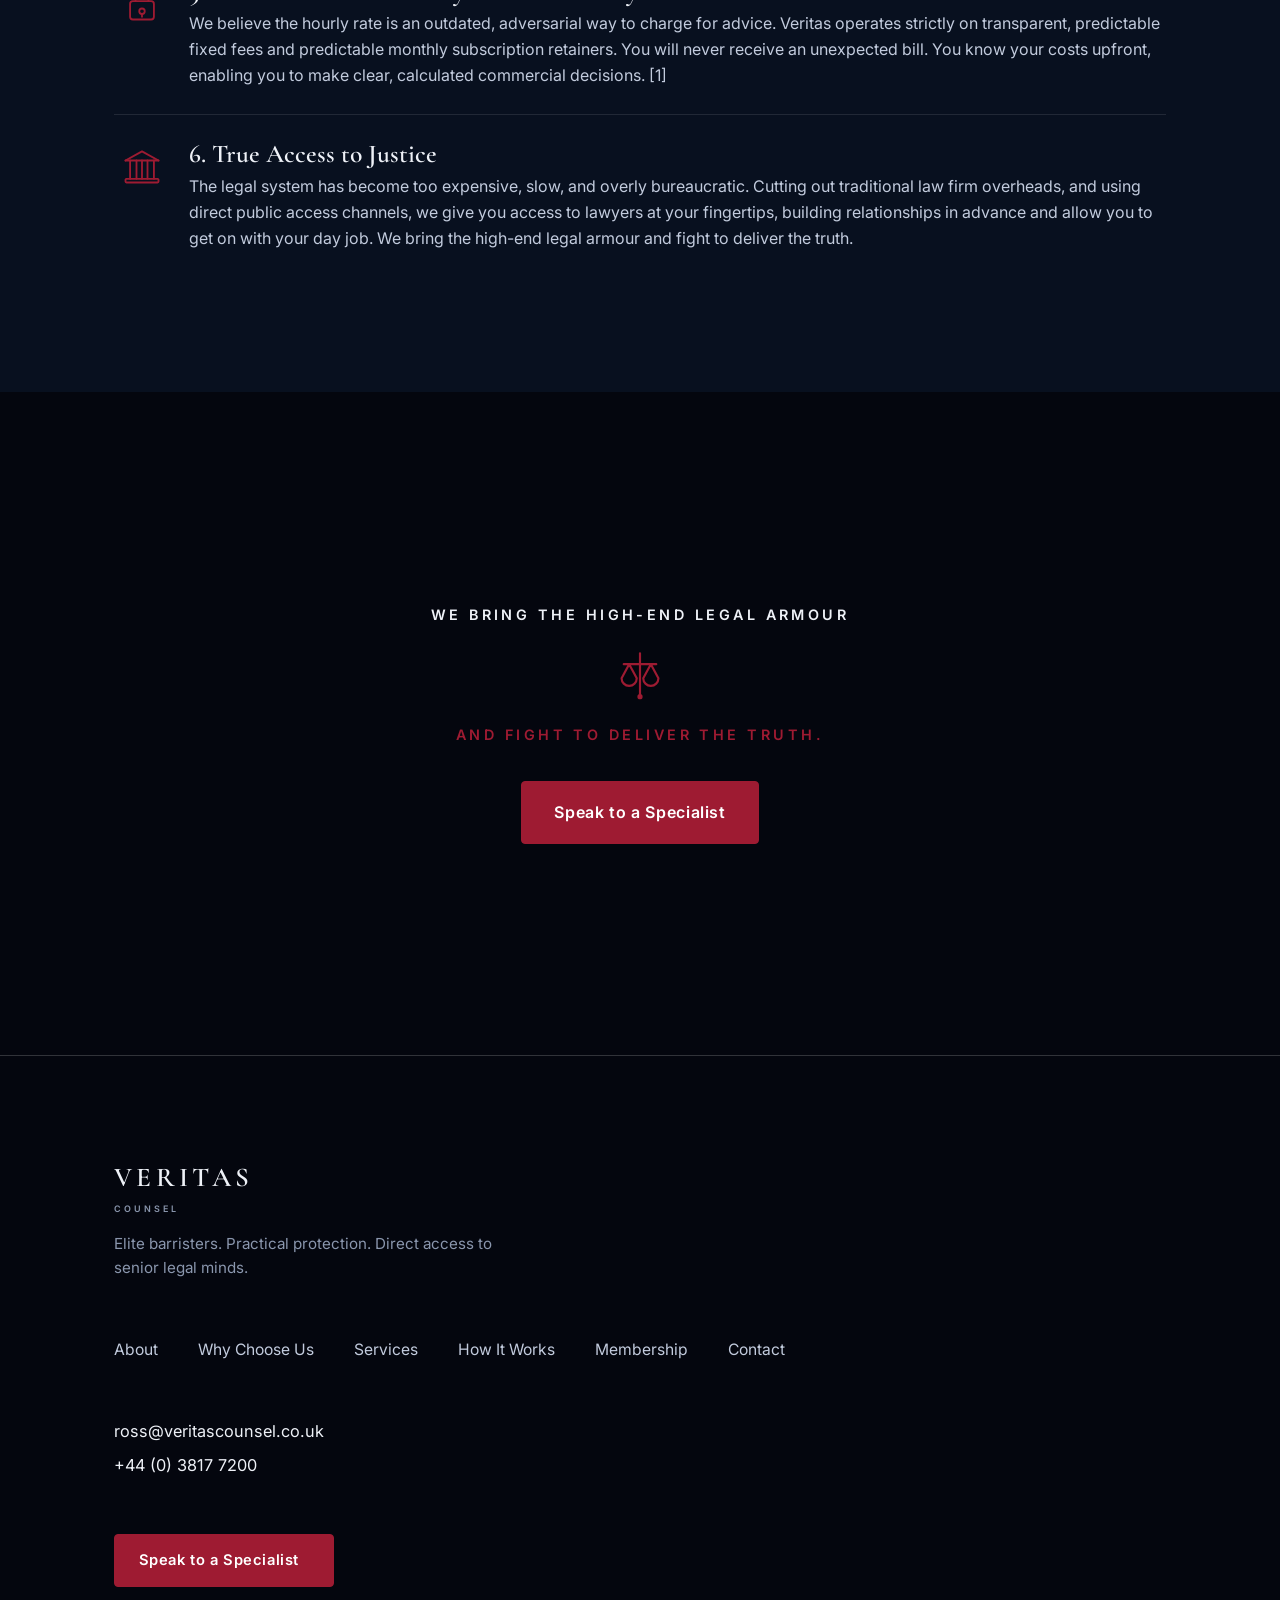
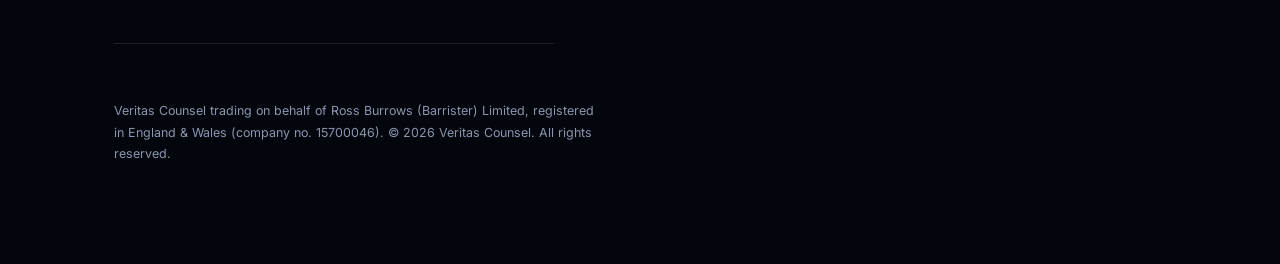
<file: why-choose-us.html>
<!DOCTYPE html>
<html lang="en-GB">
<head>
  <meta charset="UTF-8" />
  <meta name="viewport" content="width=device-width, initial-scale=1.0" />
  <title>Why Choose Us — Veritas Counsel</title>
  <meta name="description" content="Six reasons why corporate leaders and business owners choose Veritas Counsel: elite barristers from day one, AI-powered strategy, fixed fees, and true access to justice." />
  <link rel="preconnect" href="https://fonts.googleapis.com" />
  <link rel="preconnect" href="https://fonts.gstatic.com" crossorigin />
  <link href="https://fonts.googleapis.com/css2?family=Cormorant+Garamond:wght@500;600;700&family=Inter:wght@400;500;600&display=swap" rel="stylesheet" />
  <link rel="stylesheet" href="css/styles.css" />

  <style>
    /* Icon slot — replace the large-number display with an SVG icon */
    .vrow__num {
      display: flex;
      align-items: flex-start;
      justify-content: center;
      padding-top: 0.25rem;
    }
    .vrow__num svg {
      width: 44px;
      height: 44px;
      color: var(--accent);
      flex: none;
    }

    /* Hero intro paragraph */
    .wcu-intro {
      margin-top: 1.6rem;
      color: var(--text-soft);
      max-width: 56ch;
      font-size: 1rem;
      line-height: 1.7;
    }

    /* Closing statement */
    .wcu-close {
      text-align: center;
      padding-block: clamp(48px, 8vw, 96px);
    }
    .wcu-close__upper {
      font-family: var(--ff-sans);
      text-transform: uppercase;
      letter-spacing: 0.24em;
      font-size: 0.9rem;
      font-weight: 600;
      color: var(--text);
      margin: 0;
    }
    .wcu-close__mark {
      width: 52px;
      height: 52px;
      margin: 1.4rem auto;
      color: var(--accent);
      display: block;
    }
    .wcu-close__lower {
      font-family: var(--ff-sans);
      text-transform: uppercase;
      letter-spacing: 0.24em;
      font-size: 0.9rem;
      font-weight: 600;
      color: var(--accent);
      margin: 0 0 2.2rem;
    }

    @media (max-width: 820px) {
      .wcu-hero-img { order: -1; }
    }
  </style>
</head>
<body>

  <!-- ===================== HEADER ===================== -->
  <header class="site-header">
    <div class="container">
      <nav class="nav" id="nav">
        <a class="brand" href="index.html" aria-label="Veritas Counsel home">
          <svg class="brand__mark" viewBox="0 0 48 48" fill="none" xmlns="http://www.w3.org/2000/svg" aria-hidden="true">
            <path d="M24 4v40M9 14h30M14 14l-7 13a7 7 0 0014 0L14 14zM34 14l-7 13a7 7 0 0014 0L34 14z" stroke="#9e1b32" stroke-width="2" stroke-linecap="round" stroke-linejoin="round"/>
            <circle cx="24" cy="44" r="2.4" fill="#9e1b32"/>
          </svg>
          <span class="brand__name">VERITAS<small>COUNSEL</small></span>
        </a>

        <button class="nav__toggle" aria-label="Menu" aria-expanded="false">
          <span></span><span></span><span></span>
        </button>

        <ul class="nav__menu">
          <li class="has-dropdown">
            <a class="nav__link" href="about.html">About Us
              <svg class="caret" viewBox="0 0 10 6" fill="none"><path d="M1 1l4 4 4-4" stroke="currentColor" stroke-width="1.5" stroke-linecap="round"/></svg>
            </a>
            <ul class="dropdown">
              <li><a href="about.html">Overview</a></li>
              <li><a href="why-choose-us.html">Why Choose Us</a></li>
              <li><a href="what-we-do.html">What We Do</a></li>
            </ul>
          </li>
          <li class="has-dropdown">
            <a class="nav__link" href="what-we-do.html">Services
              <svg class="caret" viewBox="0 0 10 6" fill="none"><path d="M1 1l4 4 4-4" stroke="currentColor" stroke-width="1.5" stroke-linecap="round"/></svg>
            </a>
            <ul class="dropdown">
              <li><a href="what-we-do.html">Overview</a></li>
              <li><a href="corporate-protection.html">Corporate Protection Programme&#x2122;</a></li>
              <li><a href="corporate-debt-recovery.html">Corporate Debt Recovery Programme&#x2122;</a></li>
              <li><a href="lifetime-planning.html">Corporate Lifetime Planning Programme&#x2122;</a></li>
              <li><a href="what-we-do.html">Corporate Training Programme&#x2122;</a></li>
            </ul>
          </li>
          <li><a class="nav__link" href="how-it-works.html">How It Works</a></li>
          <li><a class="nav__link" href="membership.html">Membership</a></li>
          <li><a class="nav__link" href="contact.html">Contact</a></li>
        </ul>

        <div class="nav__cta">
          <a class="btn btn--primary nav__speak" data-calendly href="contact.html" aria-label="Speak to a specialist">
            <svg class="nav__speak-icon" viewBox="0 0 24 24" fill="none" stroke="currentColor" stroke-width="2" stroke-linecap="round" stroke-linejoin="round" aria-hidden="true"><path d="M21 11.5a8.38 8.38 0 0 1-8.5 8.5 9.4 9.4 0 0 1-4-.9L3 20l1.4-4.5A8.38 8.38 0 0 1 3.5 11 8.5 8.5 0 0 1 12 2.5a8.38 8.38 0 0 1 8.5 8.5z"/></svg>
            <span class="nav__speak-text">Speak to a Specialist</span>
          </a>
        </div>
      </nav>
    </div>
  </header>

  <!-- ===================== PAGE HERO ===================== -->
  <section class="page-hero">
    <div class="container">
      <div class="split">
        <div>
          <p class="eyebrow">About Us</p>
          <h1>Why Choose Us:<br>The <span style="color:var(--accent)">Veritas</span> Advantage</h1>
          <hr class="rule" />
          <p class="lead">Elite Strategy. Pre-emptive Protection.<br>Total Transparency.</p>
          <p class="wcu-intro">We dismantle the traditional, slow-moving legal model. Here is exactly why corporate leaders, business owners, and ambitious individuals partner with Veritas.</p>
        </div>
        <img class="img-real wcu-hero-img" data-ratio="4-3" src="assets/why-courthouse.jpg" alt="Classical courthouse columns" loading="lazy">
      </div>
    </div>
  </section>

  <!-- ===================== SIX VALUE PROPOSITIONS ===================== -->
  <section class="section section--alt">
    <div class="container">
      <div class="vlist">

        <!-- 1. Top of Our Game -->
        <div class="vrow">
          <div class="vrow__num" aria-hidden="true">
            <svg viewBox="0 0 48 48" fill="none" stroke="currentColor" stroke-width="2" stroke-linecap="round" stroke-linejoin="round">
              <circle cx="20" cy="19" r="8"/>
              <path d="M8 43c0-6.6 5.4-12 12-12s12 5.4 12 12"/>
              <!-- star badge -->
              <path d="M36 7l1.4 4.2 4.4.4-3.2 2.9 1 4.3L36 16.2l-3.6 2.6 1-4.3-3.2-2.9 4.4-.4z" fill="currentColor" stroke="none"/>
            </svg>
          </div>
          <div>
            <h3>1. Top of Our Game, From Day One</h3>
            <p>In the traditional system, your file is processed by junior paralegals and trainee solicitors before a barrister is finally hired at the very end when things go wrong. Veritas flips this. You gain direct access to elite courtroom advocates and top-tier strategic minds from the absolute beginning of your matter.</p>
          </div>
        </div>

        <!-- 2. Truth & Credibility -->
        <div class="vrow">
          <div class="vrow__num" aria-hidden="true">
            <svg viewBox="0 0 48 48" fill="none" stroke="currentColor" stroke-width="2" stroke-linecap="round" stroke-linejoin="round">
              <path d="M24 5L38 10v11c0 9.4-6.3 17-14 20C16.3 38 10 30.4 10 21V10z"/>
              <path d="M18 24l4 4 8-8" stroke-width="2.5"/>
            </svg>
          </div>
          <div>
            <h3>2. The Power of Truth &amp; Unmatched Credibility</h3>
            <p>Our name defines our standard. Veritas means truth. When our independent barristers communicate on your behalf, it carries instant, immense psychological weight. Opposing parties, debtors, and regulators know they are dealing directly with senior court operators. This credibility cuts through noise and resolves disputes rapidly.</p>
          </div>
        </div>

        <!-- 3. AI on Steroids -->
        <div class="vrow">
          <div class="vrow__num" aria-hidden="true">
            <svg viewBox="0 0 48 48" fill="none" stroke="currentColor" stroke-width="2" stroke-linecap="round" stroke-linejoin="round">
              <!-- chip body -->
              <rect x="13" y="13" width="22" height="22" rx="3"/>
              <!-- pins -->
              <path d="M19 9v4M24 9v4M29 9v4M19 35v4M24 35v4M29 35v4M9 19h4M9 24h4M9 29h4M35 19h4M35 24h4M35 29h4"/>
              <!-- AI text replaced by inner circuit mark -->
              <circle cx="24" cy="24" r="4"/>
              <path d="M20 24h8M24 20v8" stroke-width="1.5"/>
            </svg>
          </div>
          <div>
            <h3>3. AI on Steroids, Built for Speed</h3>
            <p>We are a modern legal powerhouse. Our pods utilize highly advanced legal AI infrastructure to automate routine compliance and use it as a review tool. Technology is only as good as the mind driving it. We couple this high-speed automation with elite barrister analysis, ensuring a deeper, sharper understanding of your position from the very outset, leading to faster solutions, saving costs.</p>
          </div>
        </div>

        <!-- 4. Solution-Driven -->
        <div class="vrow">
          <div class="vrow__num" aria-hidden="true">
            <svg viewBox="0 0 48 48" fill="none" stroke="currentColor" stroke-width="2" stroke-linecap="round" stroke-linejoin="round">
              <circle cx="24" cy="24" r="16"/>
              <circle cx="24" cy="24" r="9"/>
              <circle cx="24" cy="24" r="3" fill="currentColor" stroke="none"/>
              <!-- arrow coming in -->
              <path d="M34 14l6-6M40 8l-4 0 0 4"/>
            </svg>
          </div>
          <div>
            <h3>4. Solution-Driven &amp; Drastically Cost-Efficient</h3>
            <p>Traditional law firms profit from billable hours, which can create disincentivised action. Our barristers understand exactly how cases run, therefore we can set out the process in identifiable steps, invite you to complete actions yourself to ensure you remain fully in control. We never complete work without you knowing what the cost is and you will always sign off work that gets sent out.</p>
          </div>
        </div>

        <!-- 5. Fixed Fees -->
        <div class="vrow">
          <div class="vrow__num" aria-hidden="true">
            <svg viewBox="0 0 48 48" fill="none" stroke="currentColor" stroke-width="2" stroke-linecap="round" stroke-linejoin="round">
              <rect x="11" y="22" width="26" height="20" rx="3"/>
              <path d="M17 22v-6a7 7 0 0114 0v6"/>
              <circle cx="24" cy="33" r="3"/>
              <path d="M24 36v3"/>
            </svg>
          </div>
          <div>
            <h3>5. Absolute Price Certainty: Fixed Fees Only</h3>
            <p>We believe the hourly rate is an outdated, adversarial way to charge for advice. Veritas operates strictly on transparent, predictable fixed fees and predictable monthly subscription retainers. You will never receive an unexpected bill. You know your costs upfront, enabling you to make clear, calculated commercial decisions. [1]</p>
          </div>
        </div>

        <!-- 6. True Access to Justice -->
        <div class="vrow">
          <div class="vrow__num" aria-hidden="true">
            <svg viewBox="0 0 48 48" fill="none" stroke="currentColor" stroke-width="2" stroke-linecap="round" stroke-linejoin="round">
              <!-- base and top bar -->
              <rect x="6" y="38" width="36" height="4" rx="1"/>
              <path d="M6 18h36"/>
              <!-- columns -->
              <path d="M11 18v20M18 18v20M24 18v20M30 18v20M37 18v20"/>
              <!-- pediment -->
              <path d="M6 18L24 8l18 10"/>
            </svg>
          </div>
          <div>
            <h3>6. True Access to Justice</h3>
            <p>The legal system has become too expensive, slow, and overly bureaucratic. Cutting out traditional law firm overheads, and using direct public access channels, we give you access to lawyers at your fingertips, building relationships in advance and allow you to get on with your day job. We bring the high-end legal armour and fight to deliver the truth.</p>
          </div>
        </div>

      </div>
    </div>
  </section>

  <!-- ===================== CLOSING STATEMENT + CTA ===================== -->
  <section class="section section--deep">
    <div class="container">
      <div class="wcu-close">
        <p class="wcu-close__upper">We bring the high-end legal armour</p>
        <svg class="wcu-close__mark" viewBox="0 0 48 48" fill="none" xmlns="http://www.w3.org/2000/svg" aria-hidden="true">
          <path d="M24 4v40M9 14h30M14 14l-7 13a7 7 0 0014 0L14 14zM34 14l-7 13a7 7 0 0014 0L34 14z" stroke="currentColor" stroke-width="2" stroke-linecap="round" stroke-linejoin="round"/>
          <circle cx="24" cy="44" r="2.4" fill="currentColor"/>
        </svg>
        <p class="wcu-close__lower">and fight to deliver the truth.</p>
        <a class="btn btn--primary btn--lg" data-calendly href="contact.html">Speak to a Specialist</a>
      </div>
    </div>
  </section>

  <!-- ===================== FOOTER ===================== -->
  <footer class="site-footer">
    <div class="container footer__inner">
      <div class="footer__brand">
        <span class="brand__name">VERITAS<small>COUNSEL</small></span>
        <p class="footer__tag">Elite barristers. Practical protection. Direct access to senior legal minds.</p>
      </div>

      <nav class="footer__nav" aria-label="Footer">
        <a href="about.html">About</a>
        <a href="why-choose-us.html">Why Choose Us</a>
        <a href="what-we-do.html">Services</a>
        <a href="how-it-works.html">How It Works</a>
        <a href="membership.html">Membership</a>
        <a href="contact.html">Contact</a>
      </nav>

      <div class="footer__contact">
        <a href="mailto:ross@veritascounsel.co.uk">ross@veritascounsel.co.uk</a>
        <a href="tel:+443817200">+44 (0) 3817 7200</a>
      </div>

      <a class="btn btn--primary" data-calendly href="contact.html">Speak to a Specialist</a>

      <hr class="footer__rule" />
      <p class="footer__legal">Veritas Counsel trading on behalf of Ross Burrows (Barrister) Limited, registered in England &amp; Wales (company no. 15700046). &copy; <span id="year">2026</span> Veritas Counsel. All rights reserved.</p>
    </div>
  </footer>

  <script src="js/main.js"></script>
</body>
</html>
</file>
<file: css/styles.css>
/* ============================================================
   Veritas Counsel — design system
   Dark navy. Off-white. Responsive, mobile-first.
   ============================================================ */

:root {
  /* Navy palette — as dark as possible, layered */
  --navy-950: #04060e;
  --navy-900: #060a16;
  --navy-850: #08101f;
  --navy-800: #0b1730;
  --navy-700: #122145;
  --navy-600: #1b2f5c;
  --navy-500: #2a4377;

  /* Text */
  --text:      #eef1f7;
  --text-soft: #c2cbdd;
  --text-mute: #8a96ad;

  /* Brand crimson (from the mockups) — primary accent */
  --crimson:     #9e1b32;
  --crimson-600: #b3243f;
  --accent:      var(--crimson);
  --accent-soft: #8c2438;
  --line:        rgba(255, 255, 255, 0.10);
  --line-strong: rgba(255, 255, 255, 0.18);

  --maxw: 1180px;
  --gutter: clamp(20px, 5vw, 64px);

  --ff-serif: "Cormorant Garamond", Georgia, "Times New Roman", serif;
  --ff-sans: "Inter", -apple-system, BlinkMacSystemFont, "Segoe UI", Roboto, sans-serif;
}

* { box-sizing: border-box; }

html { scroll-behavior: smooth; }

body {
  margin: 0;
  font-family: var(--ff-sans);
  color: var(--text);
  background: var(--navy-900);
  line-height: 1.6;
  -webkit-font-smoothing: antialiased;
  text-rendering: optimizeLegibility;
}

img { max-width: 100%; display: block; }
a { color: inherit; text-decoration: none; }

h1, h2, h3 { font-family: var(--ff-serif); font-weight: 600; line-height: 1.08; margin: 0; }
h1 { font-size: clamp(2.6rem, 7vw, 4.6rem); letter-spacing: -0.01em; }
h2 { font-size: clamp(2rem, 4.5vw, 3rem); }
h3 { font-size: clamp(1.3rem, 2.4vw, 1.6rem); }
p  { margin: 0 0 1rem; }

.container { width: 100%; max-width: var(--maxw); margin-inline: auto; padding-inline: var(--gutter); }

.eyebrow {
  font-family: var(--ff-sans);
  text-transform: uppercase;
  letter-spacing: 0.22em;
  font-size: 0.72rem;
  font-weight: 600;
  color: var(--accent);
  margin: 0 0 1rem;
}

.lead { font-size: clamp(1.05rem, 1.6vw, 1.25rem); color: var(--text-soft); }

/* Section rhythm */
.section { padding-block: clamp(56px, 9vw, 120px); }
.section--alt { background: var(--navy-850); }
.section--deep { background: var(--navy-950); }

/* ---------- Buttons ---------- */
.btn {
  display: inline-flex; align-items: center; gap: 0.5em;
  font-family: var(--ff-sans); font-weight: 600; font-size: 0.92rem;
  letter-spacing: 0.04em;
  padding: 0.95em 1.6em; border-radius: 4px;
  border: 1px solid transparent; cursor: pointer;
  transition: transform .15s ease, background .2s ease, border-color .2s ease;
}
.btn:hover { transform: translateY(-1px); }
.btn--primary { background: var(--crimson); color: #fff; border-color: var(--crimson); }
.btn--primary:hover { background: var(--crimson-600); border-color: var(--crimson-600); }
.btn--ghost { background: transparent; color: var(--text); border-color: var(--line-strong); }
.btn--ghost:hover { border-color: var(--accent); color: #fff; }
.btn--lg { padding: 1.1em 2em; font-size: 1rem; }

/* ============================================================
   Header / nav
   ============================================================ */
.site-header {
  position: sticky; top: 0; z-index: 100;
  background: rgba(6, 10, 22, 0.82);
  backdrop-filter: blur(12px);
  border-bottom: 1px solid var(--line);
}
.nav {
  display: flex; align-items: center; justify-content: space-between;
  gap: 1.5rem; min-height: 76px;
}
.brand { display: flex; align-items: center; gap: 0.7rem; }
.brand__mark { width: 34px; height: 34px; flex: none; }
.brand__name { font-family: var(--ff-serif); font-size: 1.35rem; letter-spacing: 0.16em; font-weight: 600; }
.brand__name small { display: block; font-family: var(--ff-sans); font-size: 0.56rem; letter-spacing: 0.34em; color: var(--text-mute); margin-top: 2px; }

.nav__menu { display: flex; align-items: center; gap: 0.3rem; list-style: none; margin: 0; padding: 0; }
.nav__link {
  display: inline-flex; align-items: center; gap: 0.35rem;
  padding: 0.6rem 0.9rem; font-size: 0.9rem; font-weight: 500;
  color: var(--text-soft); border-radius: 4px;
}
.nav__link:hover { color: #fff; }

/* Dropdown */
.has-dropdown { position: relative; }
.dropdown {
  position: absolute; top: 100%; left: 0; min-width: 240px;
  background: var(--navy-800); border: 1px solid var(--line);
  border-radius: 6px; padding: 0.5rem; list-style: none; margin: 8px 0 0;
  opacity: 0; visibility: hidden; transform: translateY(6px);
  transition: opacity .18s ease, transform .18s ease, visibility .18s;
  box-shadow: 0 20px 40px rgba(0,0,0,.5);
}
.has-dropdown:hover .dropdown,
.has-dropdown:focus-within .dropdown { opacity: 1; visibility: visible; transform: translateY(0); }
.dropdown a { display: block; padding: 0.6rem 0.8rem; border-radius: 4px; font-size: 0.88rem; color: var(--text-soft); }
.dropdown a:hover { background: var(--navy-700); color: #fff; }
.caret { width: 9px; height: 9px; opacity: .7; transition: transform .25s ease; }

.nav__cta { display: flex; align-items: center; gap: 0.6rem; }
.nav__speak-icon { display: none; width: 20px; height: 20px; }
.nav__drawer-cta { display: none; }

/* Hamburger */
.nav__toggle {
  display: none; background: none; border: 0; cursor: pointer; padding: 8px;
}
.nav__toggle span { display: block; width: 24px; height: 2px; background: var(--text); margin: 5px 0; transition: .25s; }
.nav.open .nav__toggle span:nth-child(1) { transform: translateY(7px) rotate(45deg); }
.nav.open .nav__toggle span:nth-child(2) { opacity: 0; }
.nav.open .nav__toggle span:nth-child(3) { transform: translateY(-7px) rotate(-45deg); }

/* ============================================================
   Hero
   ============================================================ */
.hero {
  position: relative;
  background:
    radial-gradient(110% 80% at 80% 0%, rgba(42,67,119,.45), transparent 60%),
    linear-gradient(180deg, var(--navy-900), var(--navy-950));
  padding-block: clamp(64px, 12vw, 150px);
  overflow: hidden;
}
.hero__inner { max-width: 760px; }
.hero h1 { margin-bottom: 1.2rem; }
.hero .lead { max-width: 540px; margin-bottom: 2.2rem; }
.rule { width: 64px; height: 2px; background: var(--accent); margin: 1.6rem 0; border: 0; }

/* ============================================================
   Practice areas / feature grid
   ============================================================ */
.grid { display: grid; gap: clamp(20px, 3vw, 34px); }
.grid--4 { grid-template-columns: repeat(4, 1fr); }
.grid--3 { grid-template-columns: repeat(3, 1fr); }
.grid--2 { grid-template-columns: repeat(2, 1fr); }

.feature { text-align: center; padding: 1.4rem 1rem; }
.feature__icon { width: 46px; height: 46px; margin: 0 auto 1rem; color: var(--accent); }
.feature h3 { font-family: var(--ff-sans); font-size: 0.95rem; letter-spacing: 0.08em; text-transform: uppercase; font-weight: 600; }
.feature p { color: var(--text-mute); font-size: 0.92rem; }

.card {
  background: var(--navy-800); border: 1px solid var(--line);
  border-radius: 8px; padding: clamp(1.4rem, 3vw, 2.2rem);
  transition: border-color .2s ease, transform .2s ease;
}
.card:hover { border-color: var(--accent-soft); transform: translateY(-3px); }
.card__icon { width: 40px; height: 40px; color: var(--accent); margin-bottom: 1rem; }
.card h3 { margin-bottom: 0.6rem; }
.card p { color: var(--text-soft); font-size: 0.95rem; margin: 0; }

.section__head { max-width: 680px; margin-bottom: clamp(32px, 5vw, 56px); }
.section__head.center { margin-inline: auto; text-align: center; }

/* Numbered value rows */
.vlist { display: grid; gap: 1.6rem; counter-reset: v; }
.vrow { display: grid; grid-template-columns: 56px 1fr; gap: 1.2rem; align-items: start;
  padding-bottom: 1.6rem; border-bottom: 1px solid var(--line); }
.vrow:last-child { border-bottom: 0; }
.vrow__num { font-family: var(--ff-serif); font-size: 2rem; color: var(--accent-soft); line-height: 1; }
.vrow h3 { margin-bottom: 0.4rem; }
.vrow p { color: var(--text-soft); margin: 0; }

/* CTA band */
.cta-band {
  background: linear-gradient(120deg, var(--navy-700), var(--navy-850));
  border: 1px solid var(--line); border-radius: 10px;
  padding: clamp(1.8rem, 4vw, 3rem);
  display: flex; flex-wrap: wrap; align-items: center; justify-content: space-between; gap: 1.5rem;
}
.cta-band h2 { font-size: clamp(1.5rem, 3vw, 2.1rem); }
.cta-band p { color: var(--text-soft); margin: 0.4rem 0 0; }

/* ============================================================
   Footer
   ============================================================ */
.site-footer {
  background: var(--navy-950);
  border-top: 1px solid var(--line-strong);
  padding-block: clamp(56px, 9vw, 100px);
}
.footer__inner {
  display: flex; flex-direction: column; align-items: flex-start; text-align: left;
  gap: clamp(2.4rem, 6vw, 3.5rem);
}

/* Wordmark */
.site-footer .brand__name { font-size: 1.7rem; }
.footer__tag { color: var(--text-mute); max-width: 40ch; margin: 1rem 0 0; font-size: 0.95rem; line-height: 1.6; }

/* Nav — simple, generously spaced */
.footer__nav { display: flex; flex-wrap: wrap; justify-content: flex-start; gap: 1rem 2.5rem; }
.footer__nav a { font-size: 0.98rem; color: var(--text-soft); transition: color .2s ease; }
.footer__nav a:hover { color: #fff; }

/* Contact */
.footer__contact { display: flex; flex-direction: column; gap: 0.5rem; }
.footer__contact a { color: var(--text); font-size: 1.02rem; transition: color .2s ease; }
.footer__contact a:hover { color: var(--accent); }

/* CTA */
.footer__inner > .btn { min-width: 220px; }

/* Legal */
.footer__rule { width: min(440px, 100%); height: 1px; background: var(--line); border: 0; margin: 0; }
.footer__legal { color: var(--text-mute); font-size: 0.78rem; max-width: 60ch; margin: 0; line-height: 1.7; }

/* ============================================================
   Image placeholders (grey boxes until real assets arrive)
   ============================================================ */
.img-ph {
  position: relative;
  width: 100%;
  background:
    repeating-linear-gradient(45deg, rgba(255,255,255,.025) 0 12px, transparent 12px 24px),
    var(--navy-700);
  border: 1px solid var(--line);
  border-radius: 8px;
  display: flex; align-items: center; justify-content: center;
  color: var(--text-mute); font-size: 0.8rem; letter-spacing: 0.12em; text-transform: uppercase;
  min-height: 220px;
}
/* Real images drop straight into the placeholder slots */
.img-real {
  width: 100%; display: block; border-radius: 8px;
  object-fit: cover; background: var(--navy-700);
  border: 1px solid var(--line);
}
.img-real[data-ratio="16-9"] { aspect-ratio: 16 / 9; }
.img-real[data-ratio="4-3"]  { aspect-ratio: 4 / 3; }
.img-real[data-ratio="1-1"]  { aspect-ratio: 1 / 1; }
.img-real[data-ratio="3-4"]  { aspect-ratio: 3 / 4; }

.img-ph[data-ratio="16-9"]  { aspect-ratio: 16 / 9; }
.img-ph[data-ratio="4-3"]   { aspect-ratio: 4 / 3; }
.img-ph[data-ratio="1-1"]   { aspect-ratio: 1 / 1; }
.img-ph[data-ratio="3-4"]   { aspect-ratio: 3 / 4; }
.img-ph::after { content: attr(data-label); opacity: .65; padding: 1rem; text-align: center; }

/* ============================================================
   Split layouts (text + media)
   ============================================================ */
.split { display: grid; grid-template-columns: 1fr 1fr; gap: clamp(28px, 5vw, 64px); align-items: center; }
.split--media-right { direction: ltr; }
.hero--split .container { display: grid; grid-template-columns: 1.05fr 0.95fr; gap: clamp(28px, 5vw, 64px); align-items: center; }

/* Checklists (ticked service lists) */
.checklist { list-style: none; margin: 0; padding: 0; display: grid; gap: 0.7rem; }
.checklist li { display: grid; grid-template-columns: 22px 1fr; gap: 0.7rem; align-items: start; color: var(--text-soft); font-size: 0.95rem; }
.checklist li::before {
  content: ""; width: 18px; height: 18px; margin-top: 3px; border-radius: 50%;
  background:
    linear-gradient(transparent, transparent),
    var(--navy-600);
  border: 1px solid var(--accent-soft);
  background-image: url("data:image/svg+xml,%3Csvg xmlns='http://www.w3.org/2000/svg' viewBox='0 0 12 12'%3E%3Cpath d='M2.5 6.2l2.2 2.3 4.8-5' stroke='%239e1b32' stroke-width='1.8' fill='none' stroke-linecap='round' stroke-linejoin='round'/%3E%3C/svg%3E");
  background-repeat: no-repeat; background-position: center;
}

/* Process steps (How it works) */
.steps { display: grid; gap: 1.6rem; counter-reset: step; }
.step { display: grid; grid-template-columns: 48px 1fr; gap: 1.2rem; align-items: start; }
.step__num {
  width: 44px; height: 44px; border-radius: 50%; display: grid; place-items: center;
  border: 1px solid var(--accent-soft); color: var(--accent); font-family: var(--ff-serif); font-size: 1.2rem;
}
.step h3 { margin-bottom: 0.3rem; }
.step p { color: var(--text-soft); margin: 0; font-size: 0.95rem; }

/* Pricing card */
.price-card { background: var(--navy-800); border: 1px solid var(--line-strong); border-radius: 10px; padding: clamp(1.6rem, 3vw, 2.4rem); text-align: center; }
.price-card .amount { font-family: var(--ff-serif); font-size: clamp(2.6rem, 6vw, 3.6rem); line-height: 1; }
.price-card .per { color: var(--text-mute); font-size: 0.9rem; }

/* Page hero (interior pages) */
.page-hero { background: linear-gradient(180deg, var(--navy-850), var(--navy-950)); padding-block: clamp(56px, 9vw, 110px); }
.page-hero .lead { max-width: 620px; }

/* prose helper */
.prose p { color: var(--text-soft); max-width: 65ch; }
.prose .accent { color: var(--accent); }

/* ============================================================
   Responsive
   ============================================================ */
@media (max-width: 920px) {
  .grid--4 { grid-template-columns: repeat(2, 1fr); }
  .grid--3 { grid-template-columns: 1fr; }

  .nav__toggle { display: block; }

  /* backdrop-filter creates a containing block for fixed children, which would
     trap the drawer inside the header — drop it on mobile, use a solid bg. */
  .site-header { background: var(--navy-900); backdrop-filter: none; -webkit-backdrop-filter: none; }

  /* ---- Full-height drawer (sits below the sticky header) ---- */
  .nav__menu {
    position: fixed; inset: 76px 0 0 0; z-index: 90;
    flex-direction: column; align-items: stretch; justify-content: flex-start;
    gap: 0;
    background: var(--navy-950);
    padding: 1.75rem var(--gutter) calc(2rem + env(safe-area-inset-bottom, 0px));
    overflow-y: auto; -webkit-overflow-scrolling: touch;
    opacity: 0; visibility: hidden; transform: translateY(-6px);
    transition: opacity .25s ease, transform .25s ease, visibility .25s;
  }
  .nav.open .nav__menu { opacity: 1; visibility: visible; transform: none; }

  /* Keep the message-icon CTA + hamburger in the top bar */
  .brand { margin-right: auto; }
  .nav__cta { position: static; transform: none; background: none; border: 0; padding: 0; order: 2; }
  .nav__toggle { order: 3; margin-left: 0.4rem; }
  .nav__speak { padding: 0.55rem; border-radius: 50%; line-height: 0; }
  .nav__speak .nav__speak-text { display: none; }
  .nav__speak .nav__speak-icon { display: block; }

  /* Top-level rows: elegant, full-width, divided */
  .nav__menu > li { border-bottom: 1px solid var(--line); }
  .nav__link {
    display: flex; align-items: center; justify-content: space-between;
    width: 100%; padding: 1.15rem 0.25rem;
    font-family: var(--ff-serif); font-size: 1.4rem; font-weight: 600;
    color: var(--text); border-radius: 0;
  }
  .nav__link .caret { width: 14px; height: 14px; opacity: .85; }

  /* Accordion submenus — collapsed by default, expand on tap */
  .dropdown {
    position: static; opacity: 1; visibility: visible; transform: none;
    box-shadow: none; background: none; border: 0; border-radius: 0; margin: 0;
    padding: 0 0 0 0.25rem; max-height: 0; overflow: hidden;
    transition: max-height .3s ease;
  }
  .has-dropdown.open .dropdown { max-height: 460px; }
  .has-dropdown.open > .nav__link .caret { transform: rotate(180deg); }
  .dropdown a { padding: 0.7rem 0.25rem; font-size: 1rem; color: var(--text-soft); }
  .dropdown li:last-child a { padding-bottom: 1.1rem; }

  /* Full-width CTA at the foot of the drawer (injected by main.js) */
  .nav__drawer-cta { display: block; margin-top: 1.8rem; }
  .nav__drawer-cta .btn { width: 100%; justify-content: center; }

  /* Footer nav: stack into a clean single column on phones */
  .footer__nav { flex-direction: column; gap: 1.1rem; }
}

@media (max-width: 820px) {
  .split, .hero--split .container { grid-template-columns: 1fr; }
  .hero--split .img-ph { order: -1; }
}

@media (max-width: 560px) {
  .grid--4, .grid--2 { grid-template-columns: 1fr; }
  .cta-band { flex-direction: column; align-items: flex-start; }
  .vrow { grid-template-columns: 1fr; gap: 0.4rem; }
  .step { grid-template-columns: 40px 1fr; }
}
</file>
